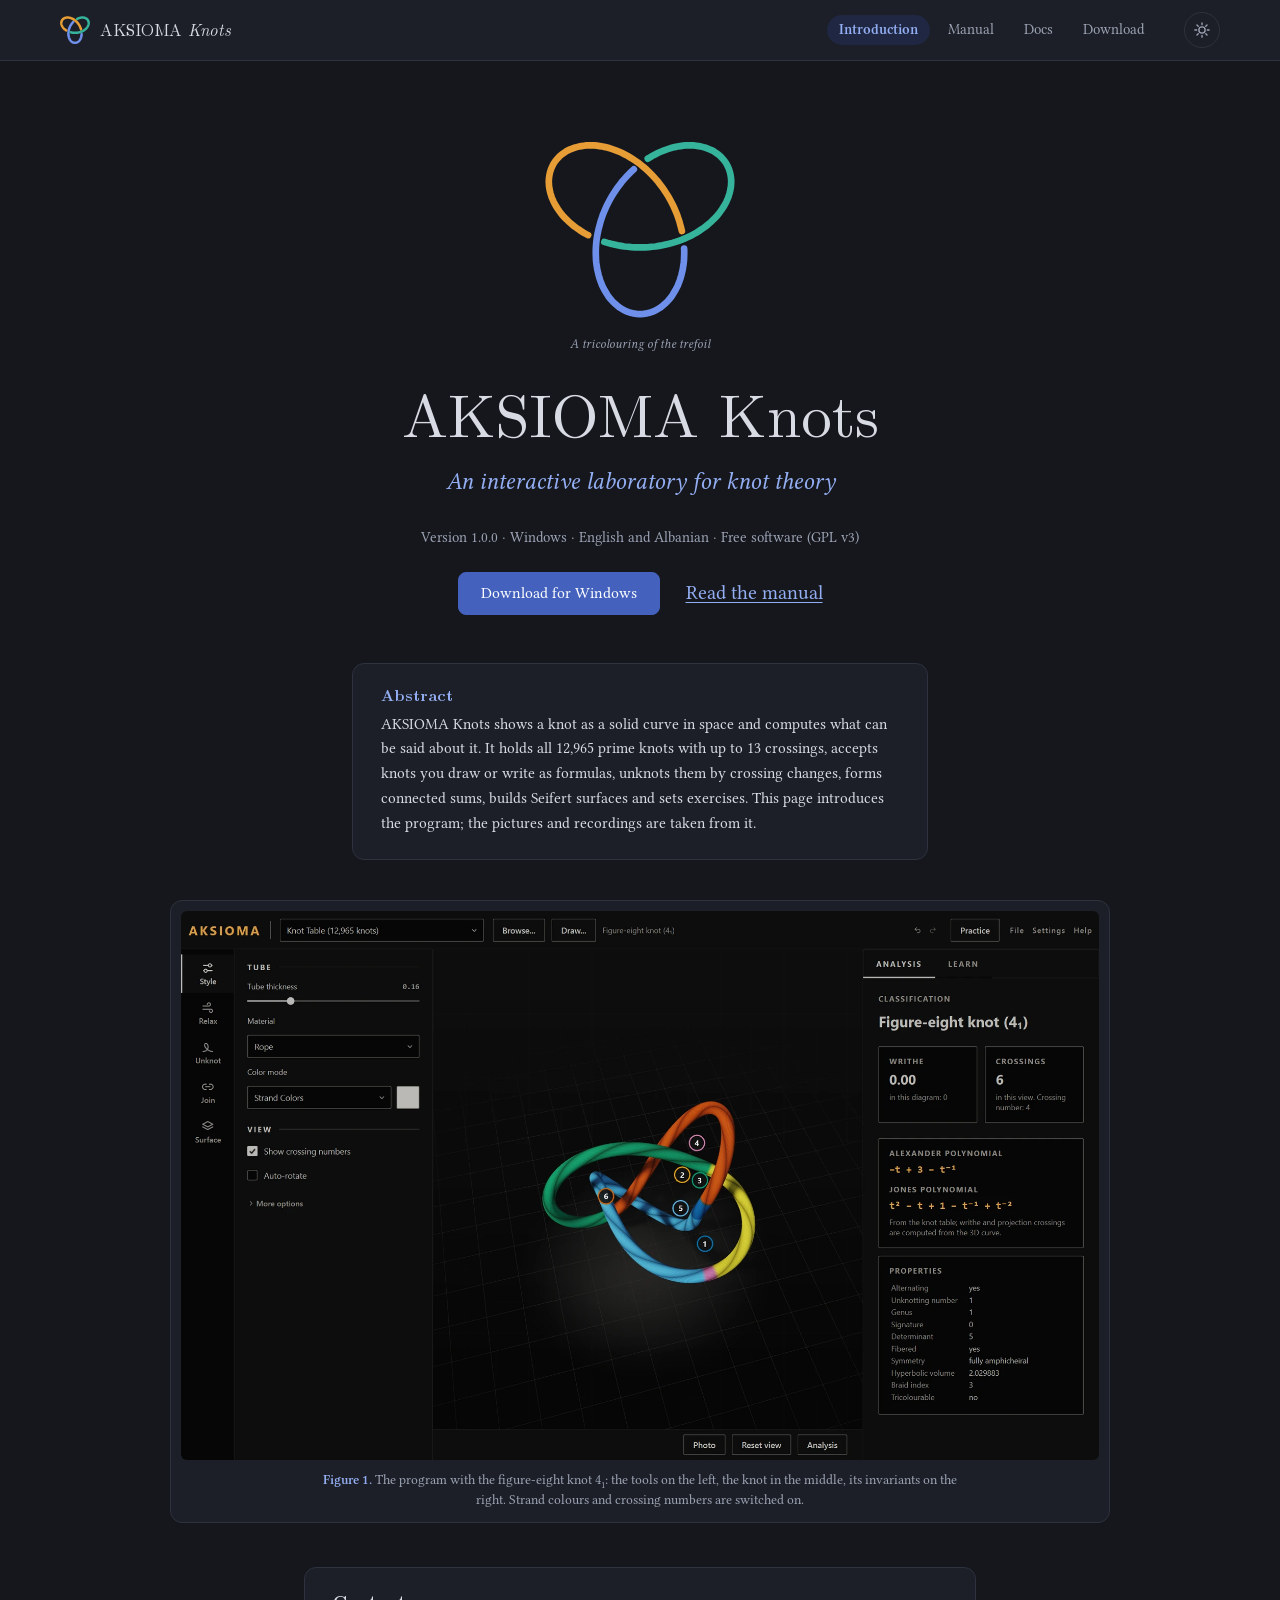
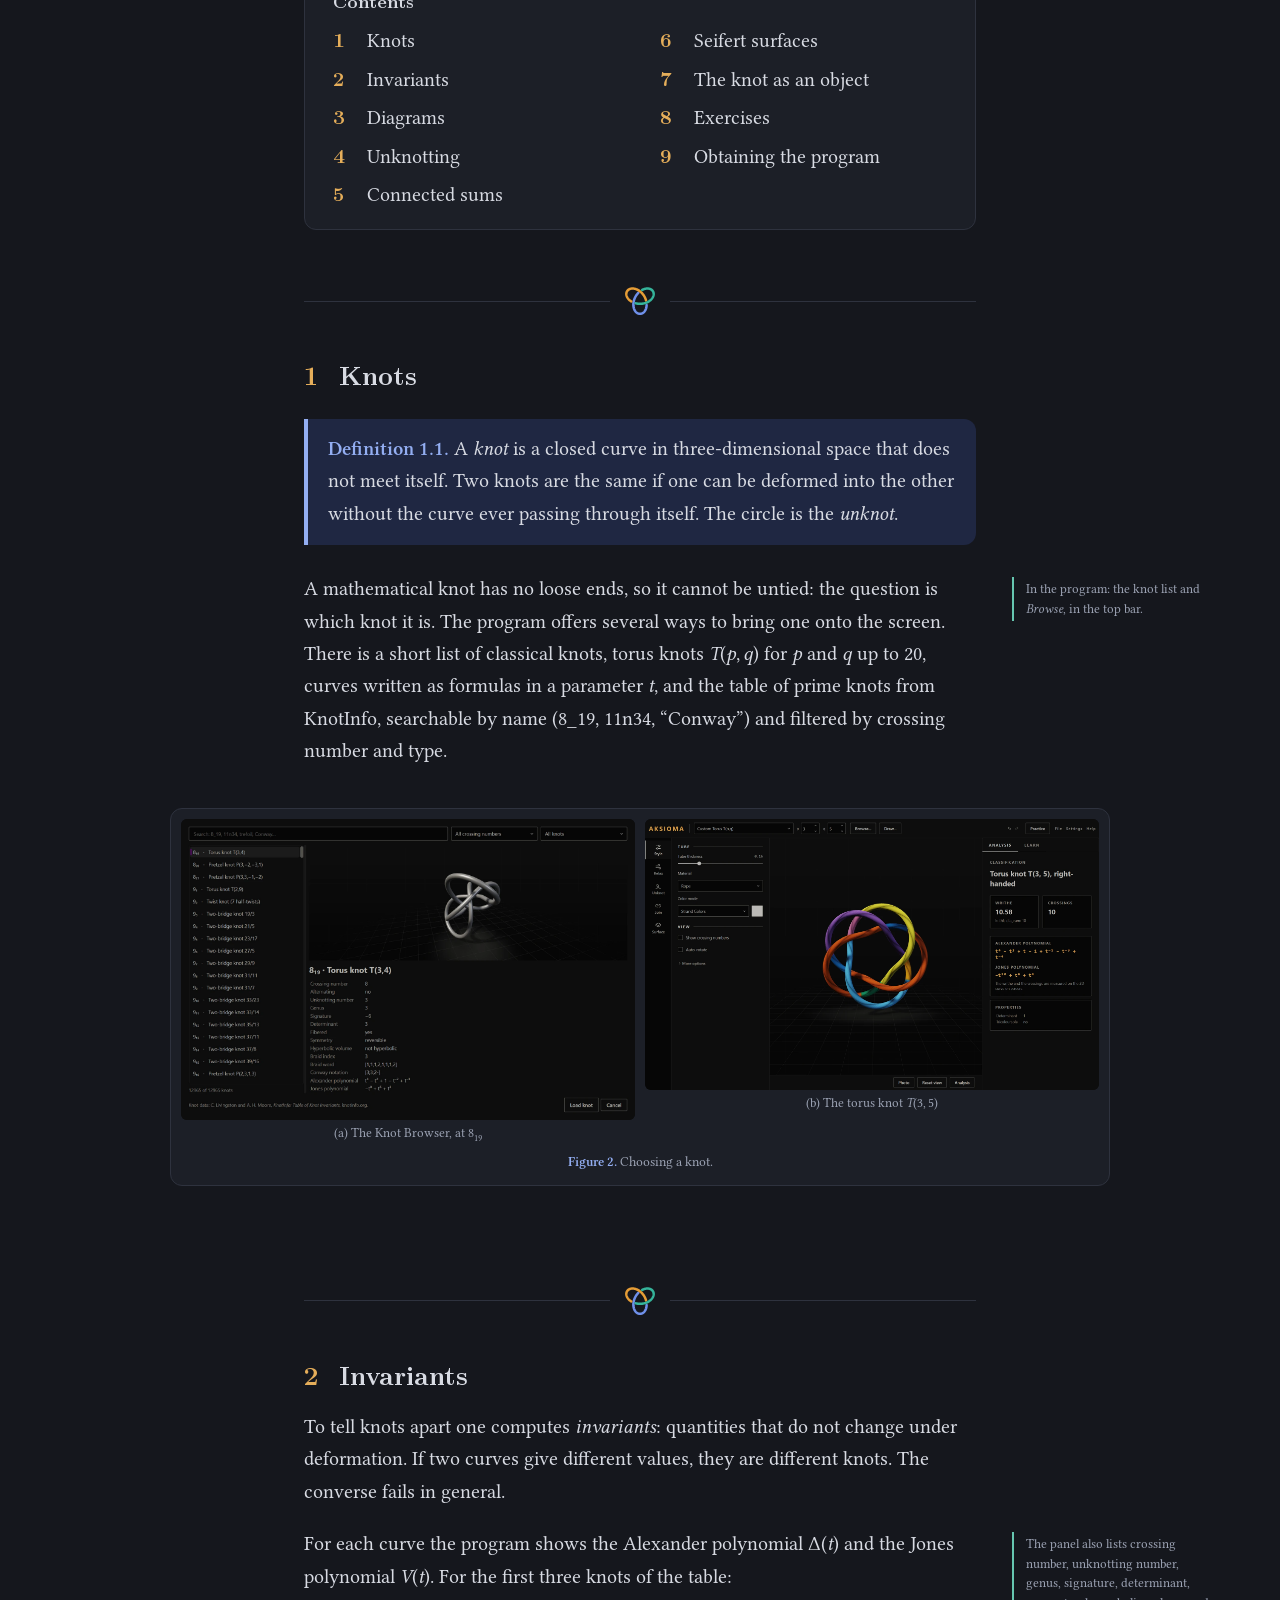
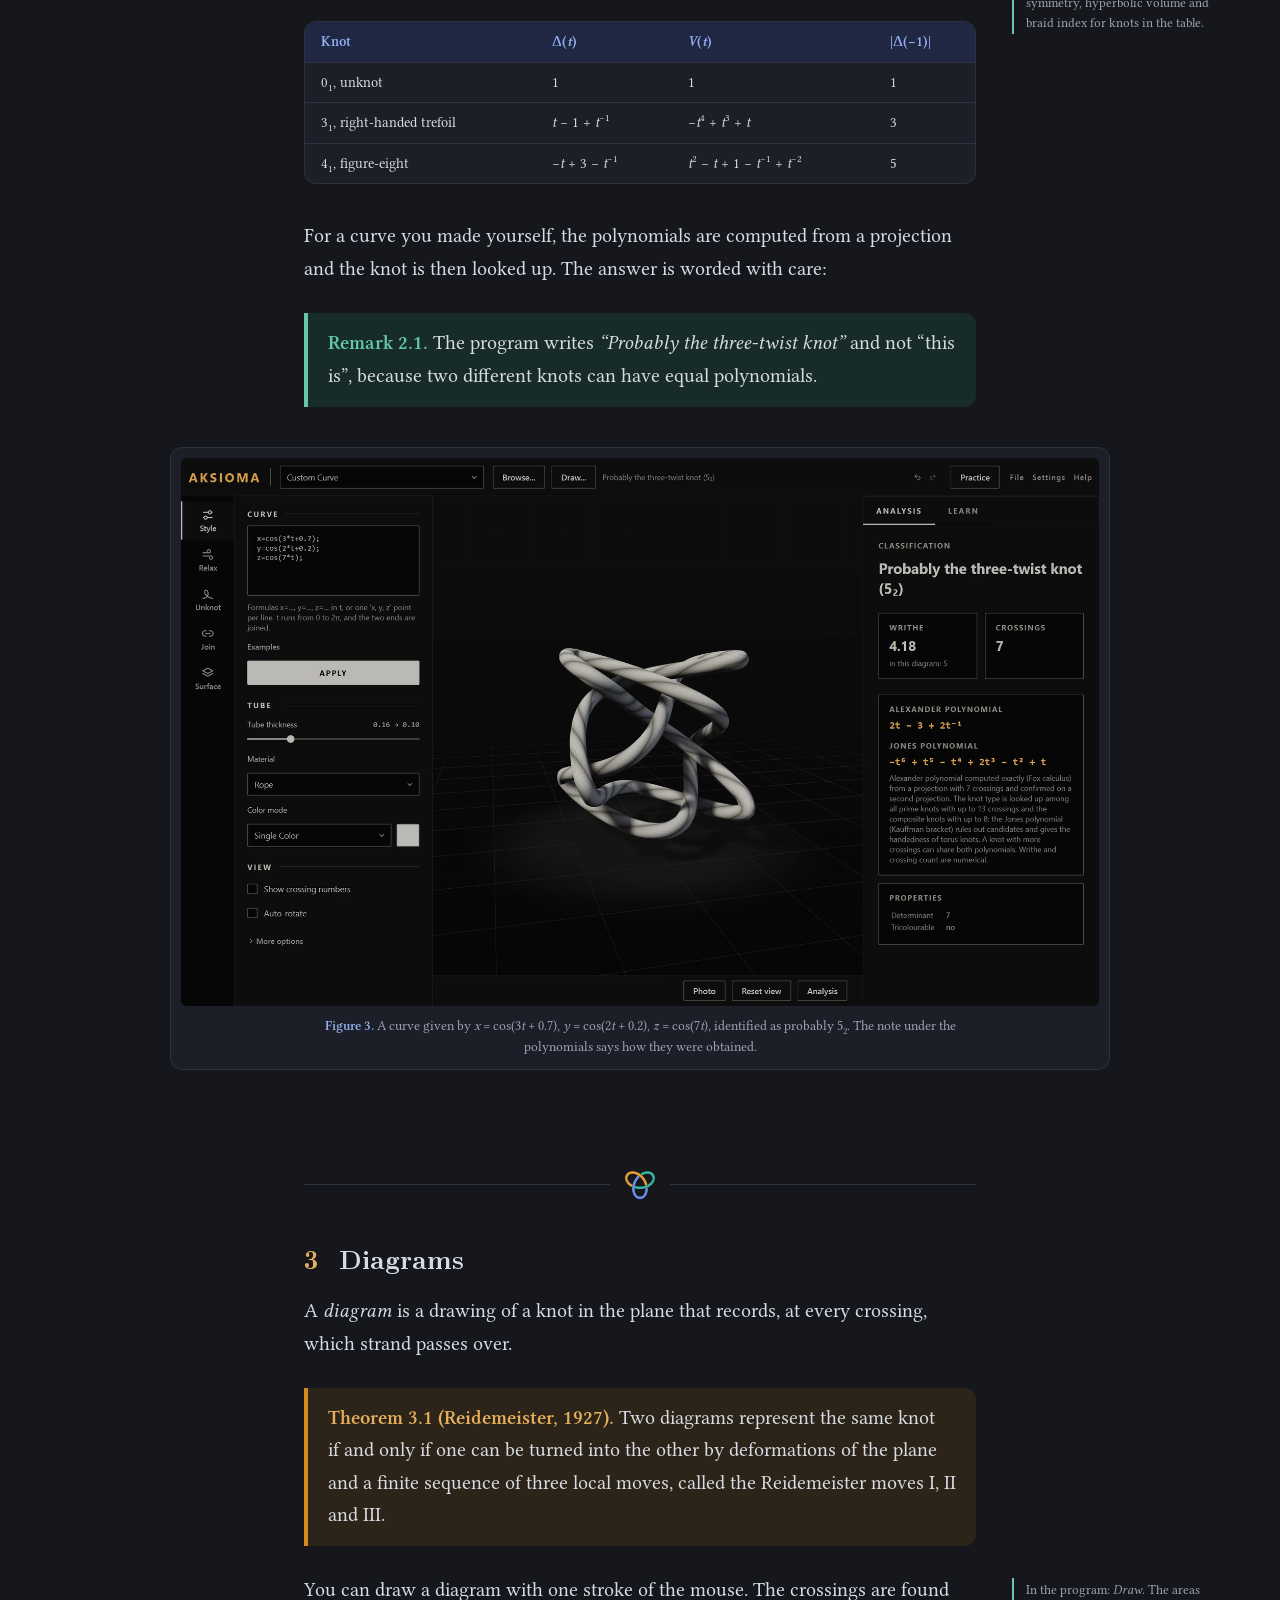
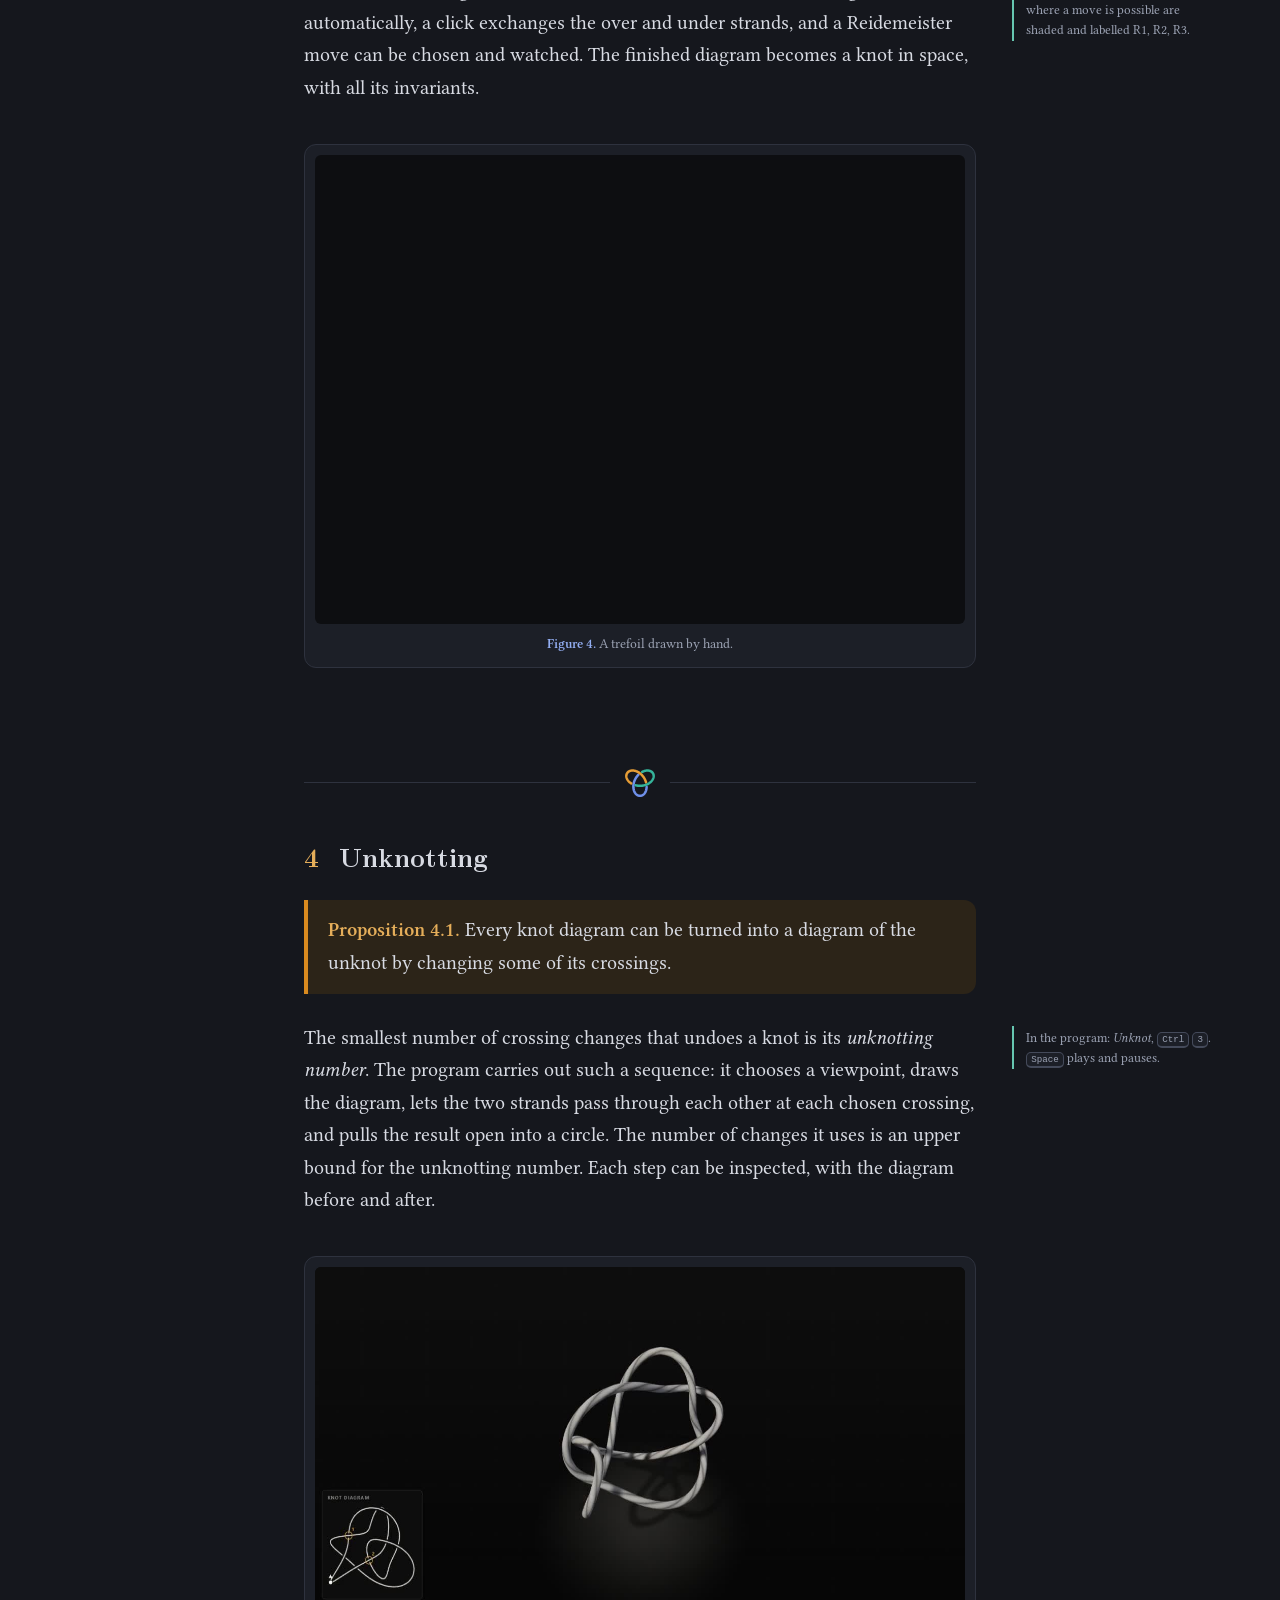
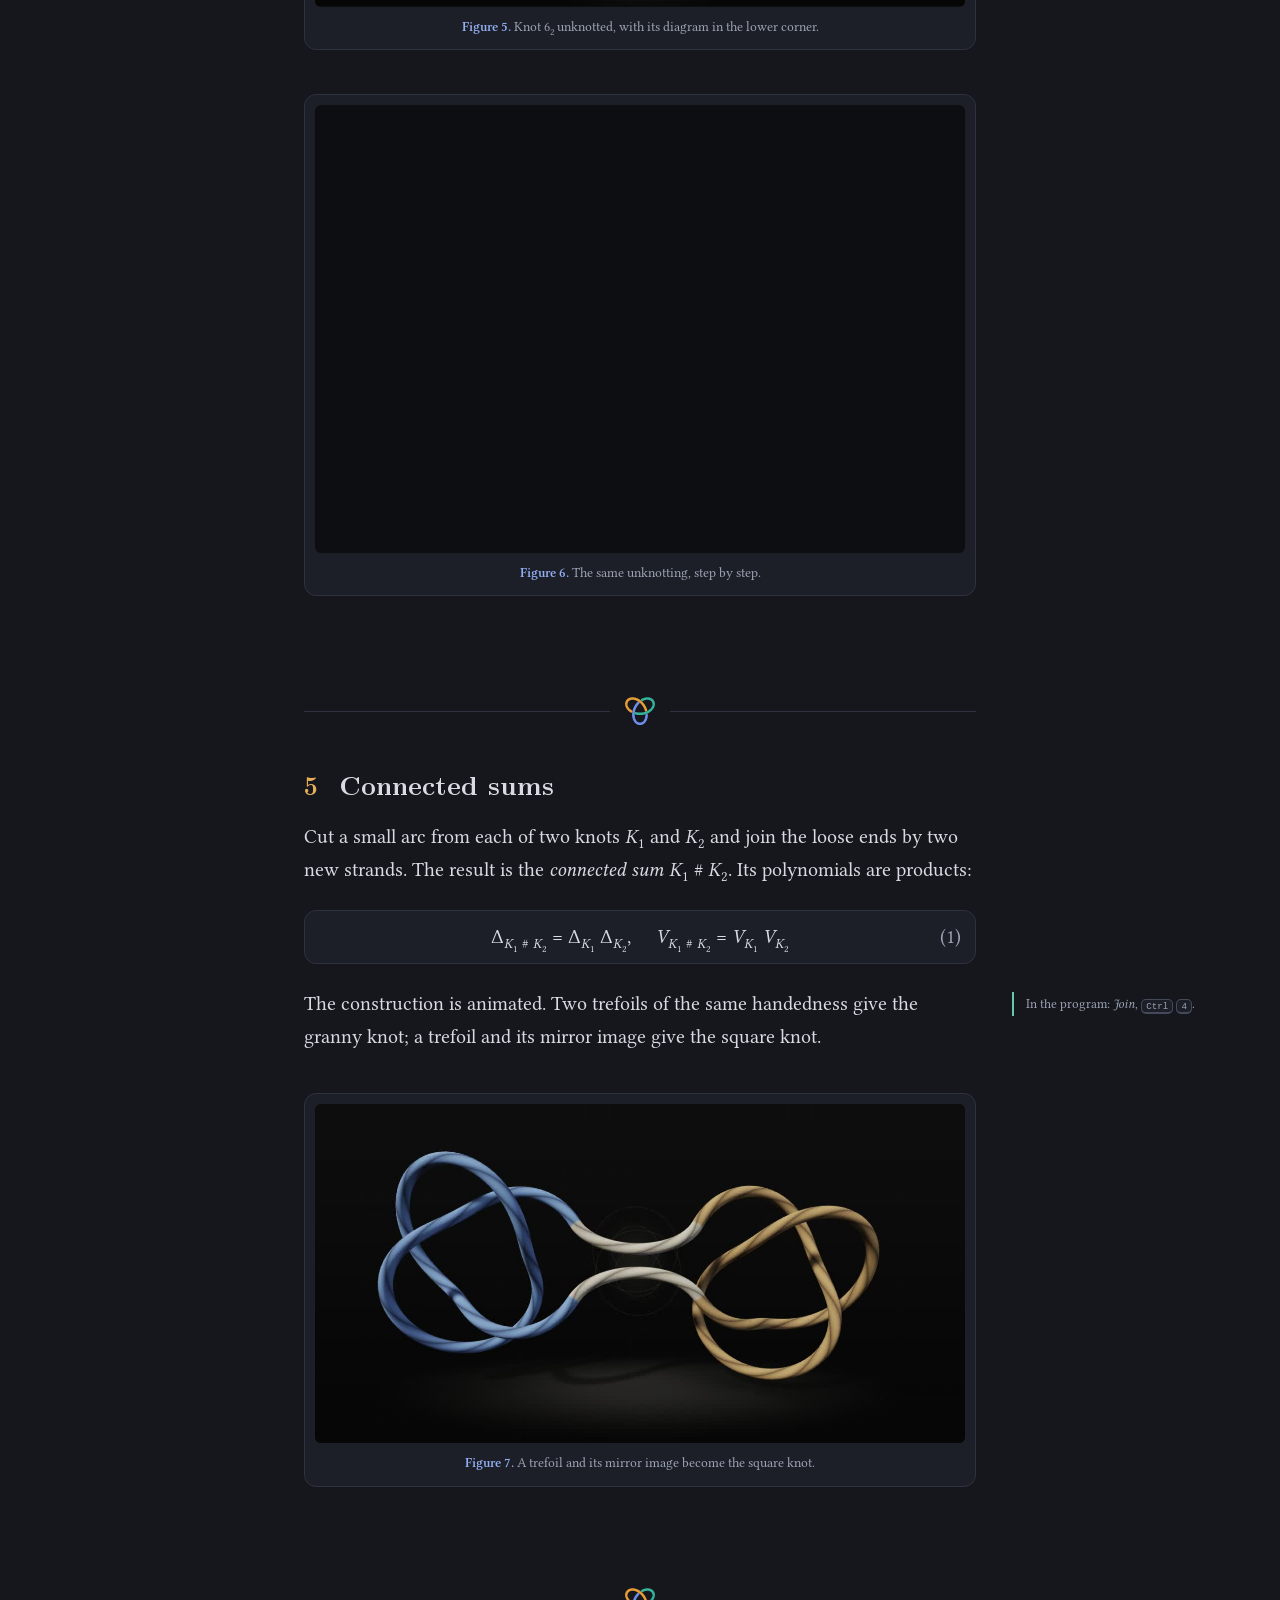
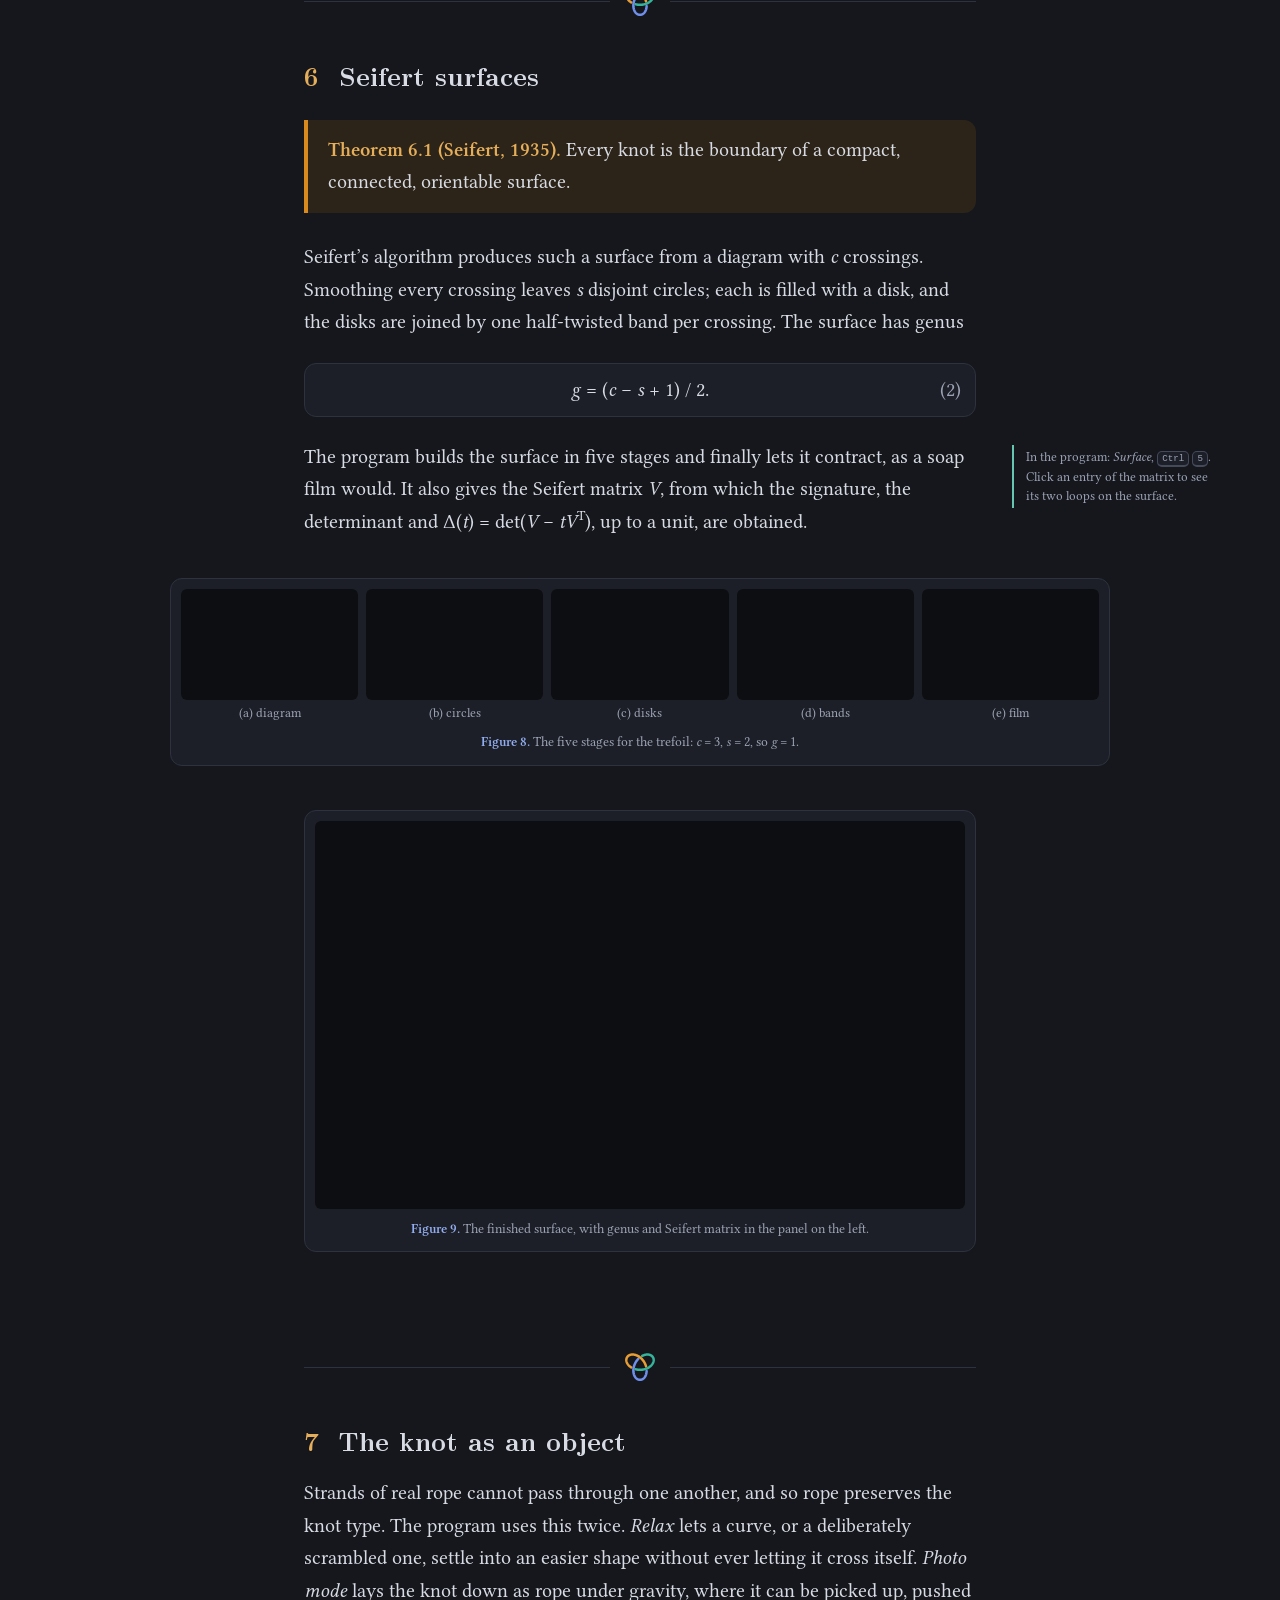
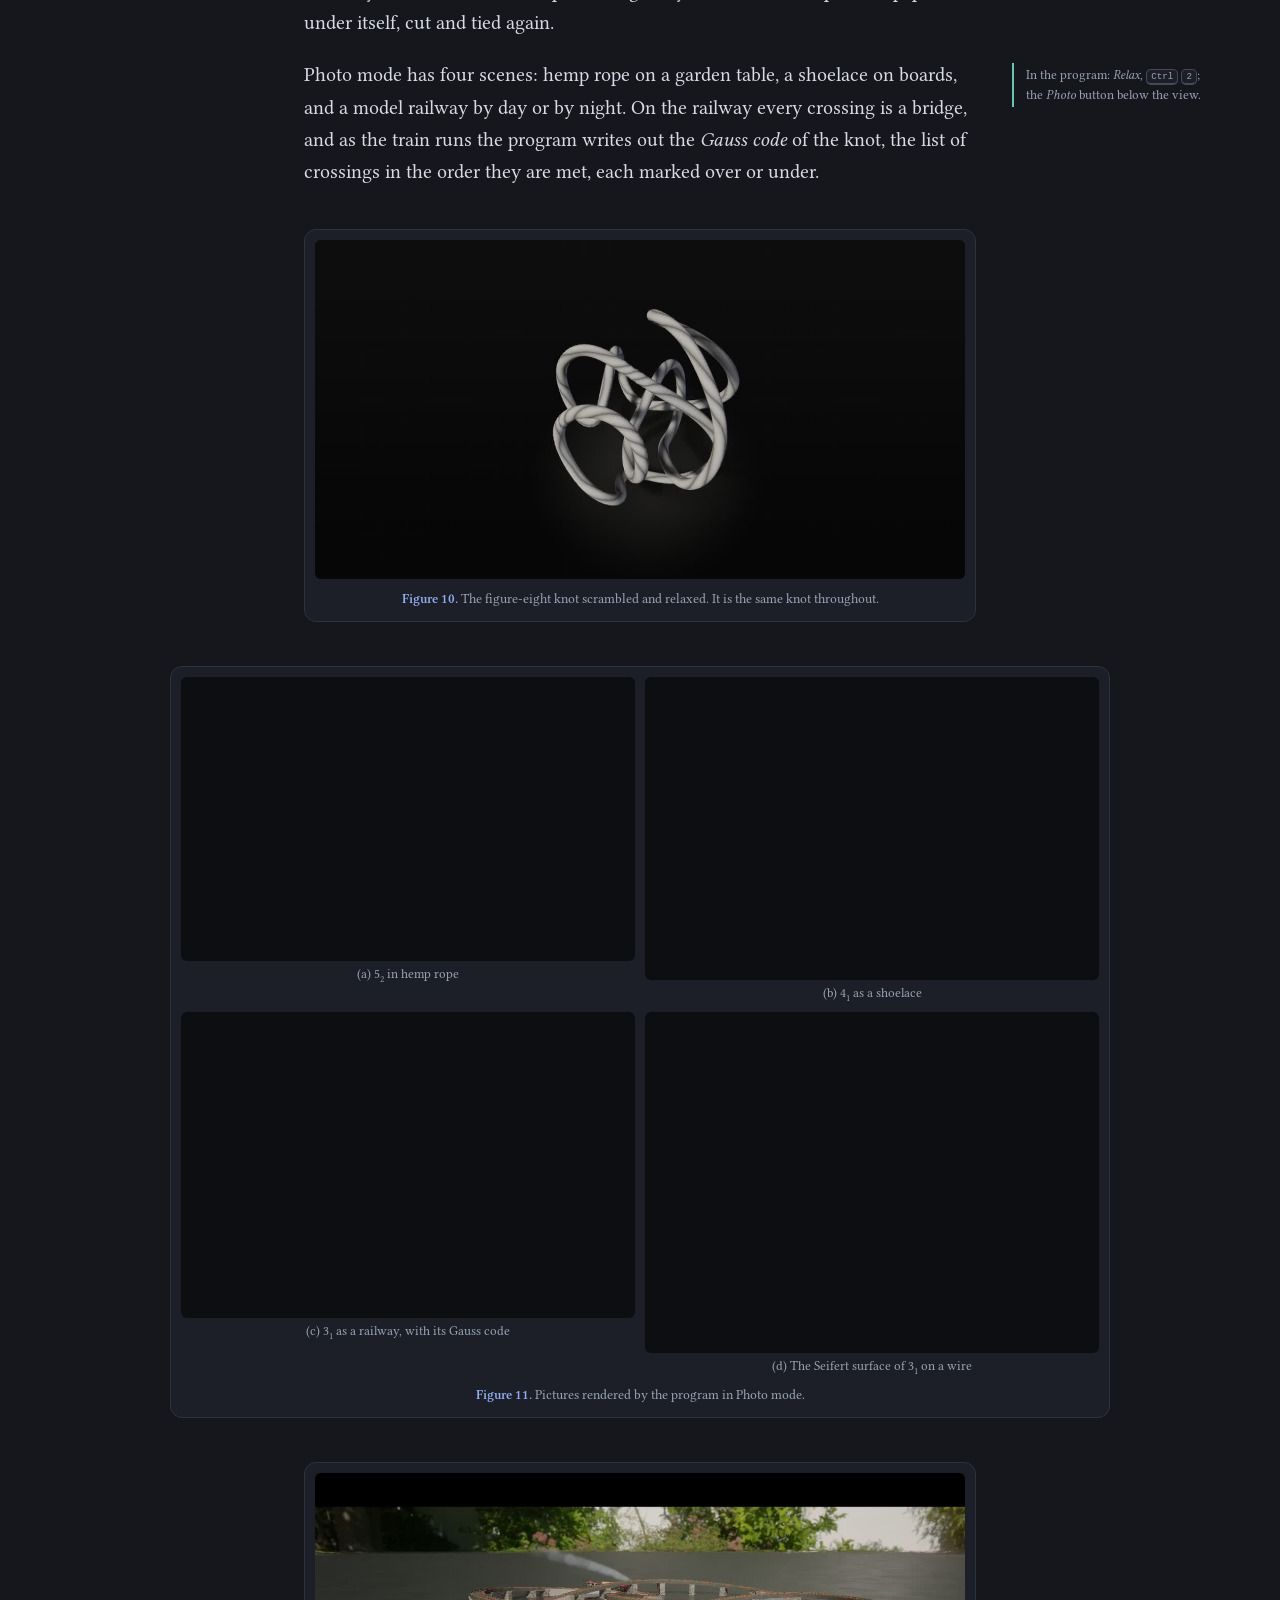
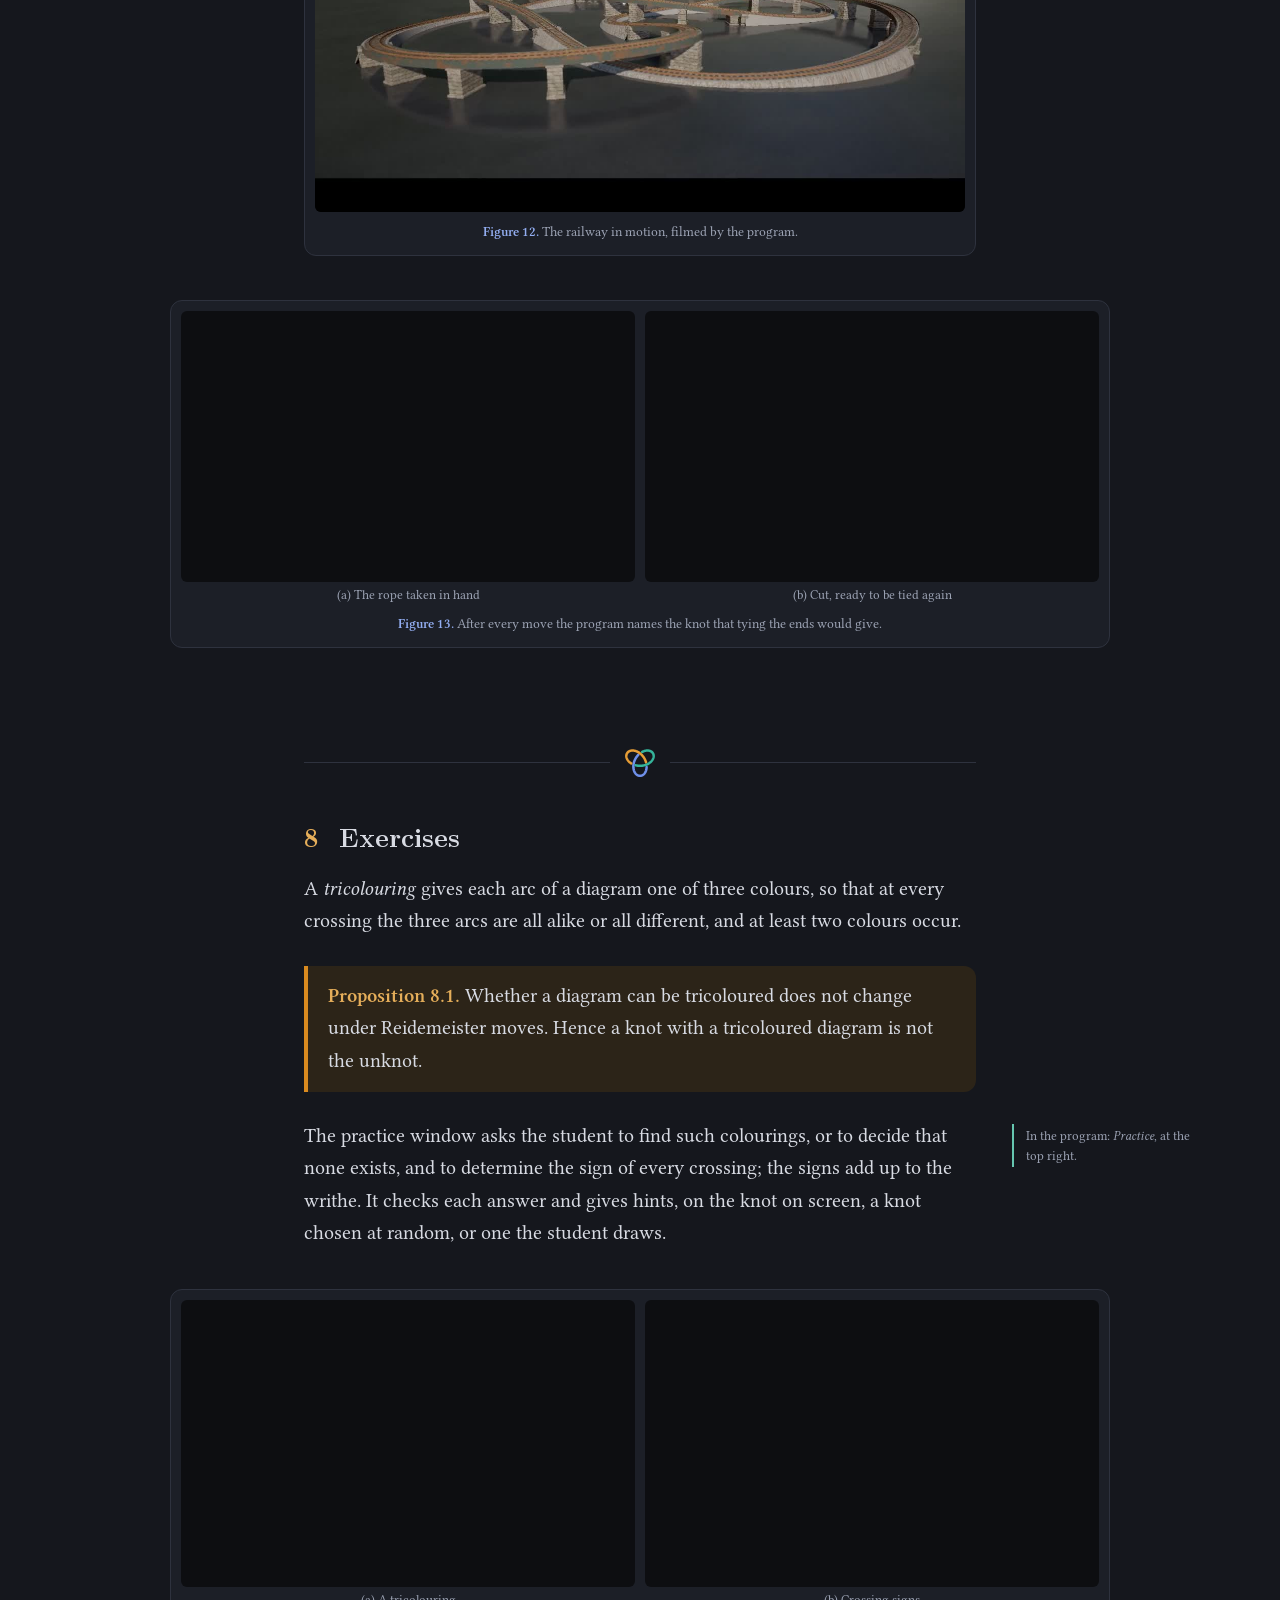
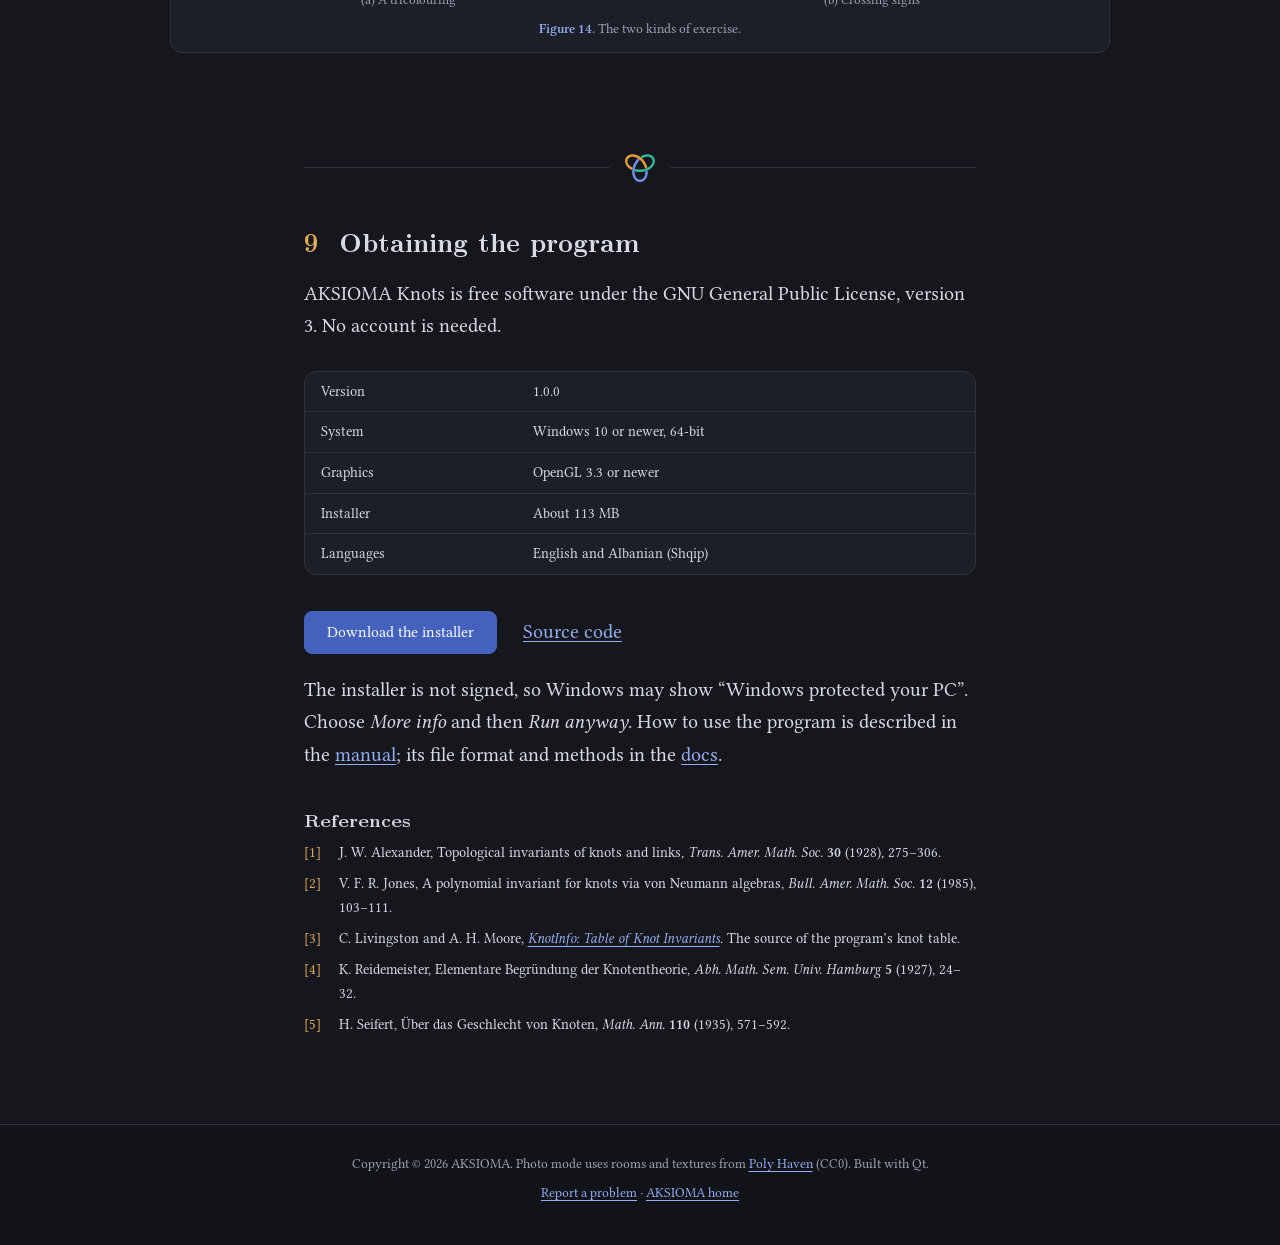
<file: knots/index.html>
<!DOCTYPE html>
<html lang="en">
<head>
  <meta charset="UTF-8">
  <meta name="viewport" content="width=device-width, initial-scale=1">
  <title>AKSIOMA Knots</title>
  <meta http-equiv="refresh" content="0; url=knots.html">
  <link rel="canonical" href="knots.html">
</head>
<body>
  <p><a href="knots.html">AKSIOMA Knots</a></p>
</body>
</html>
</file>
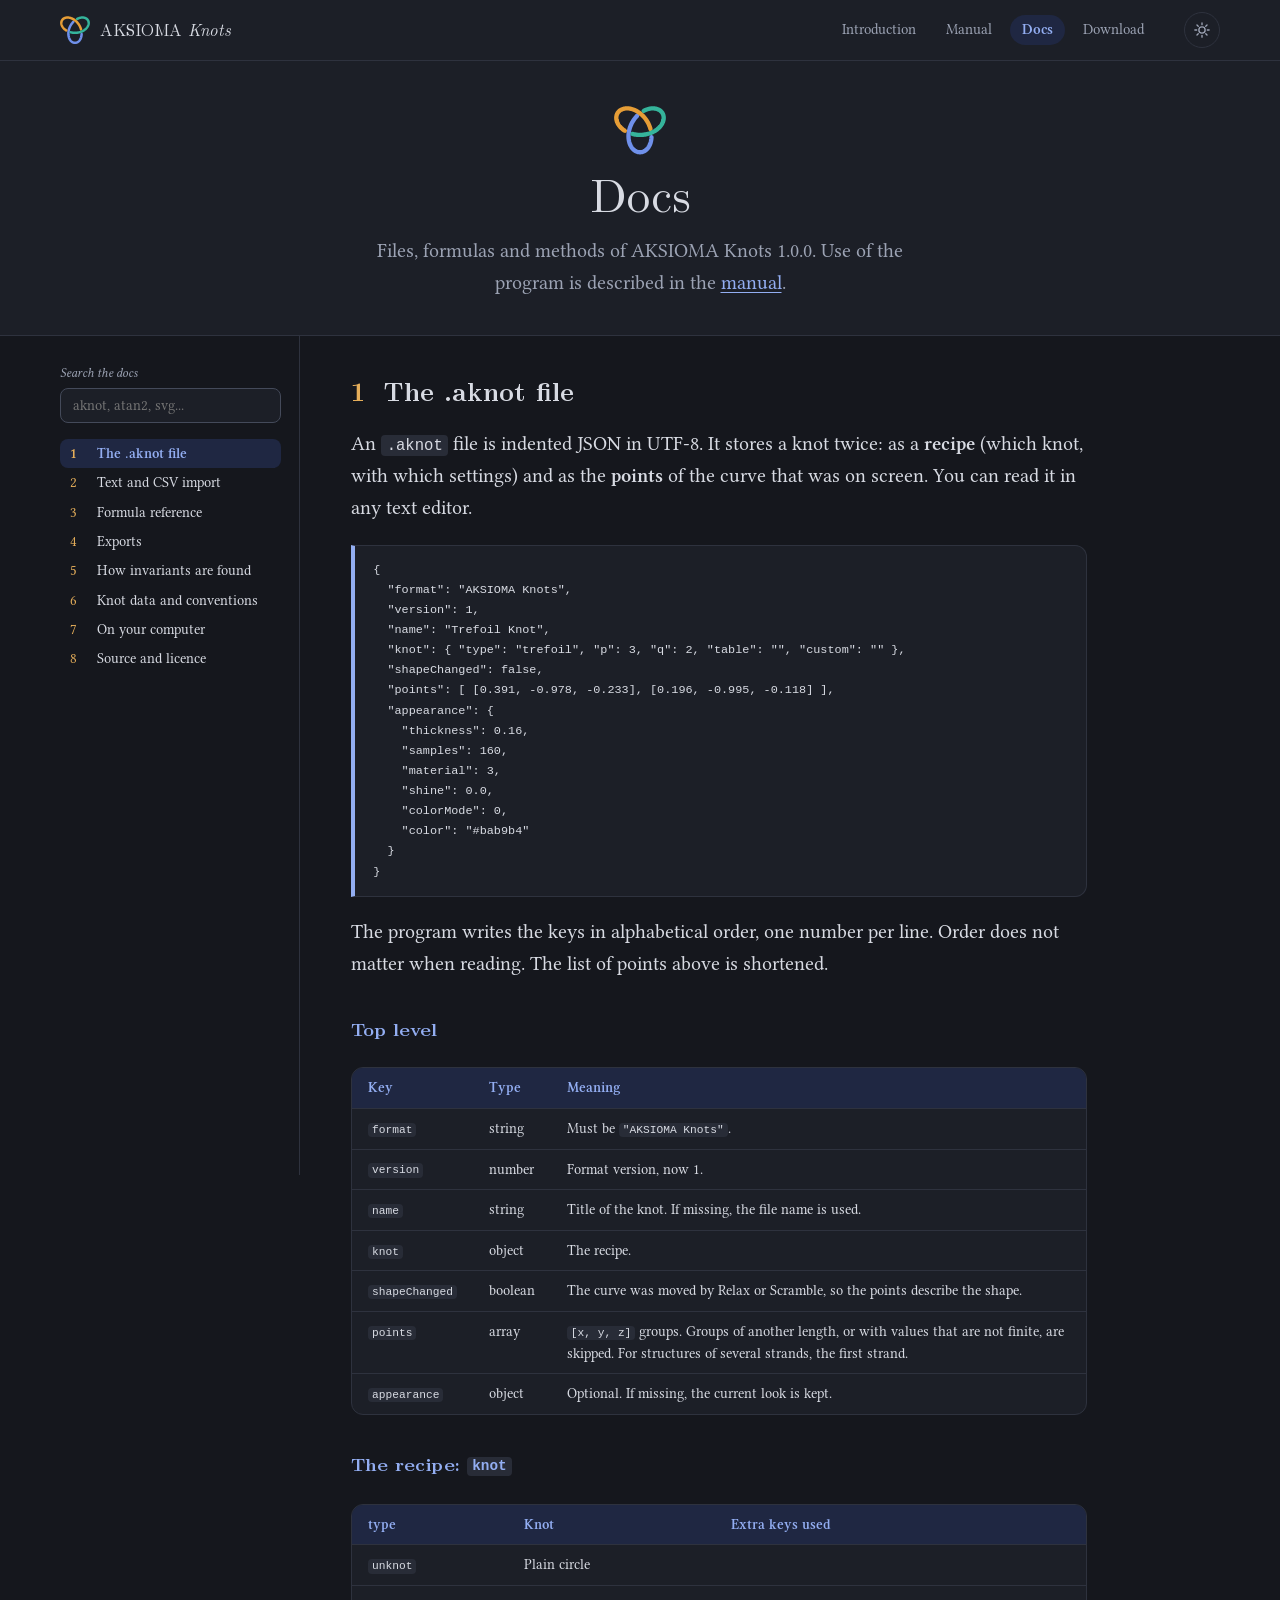
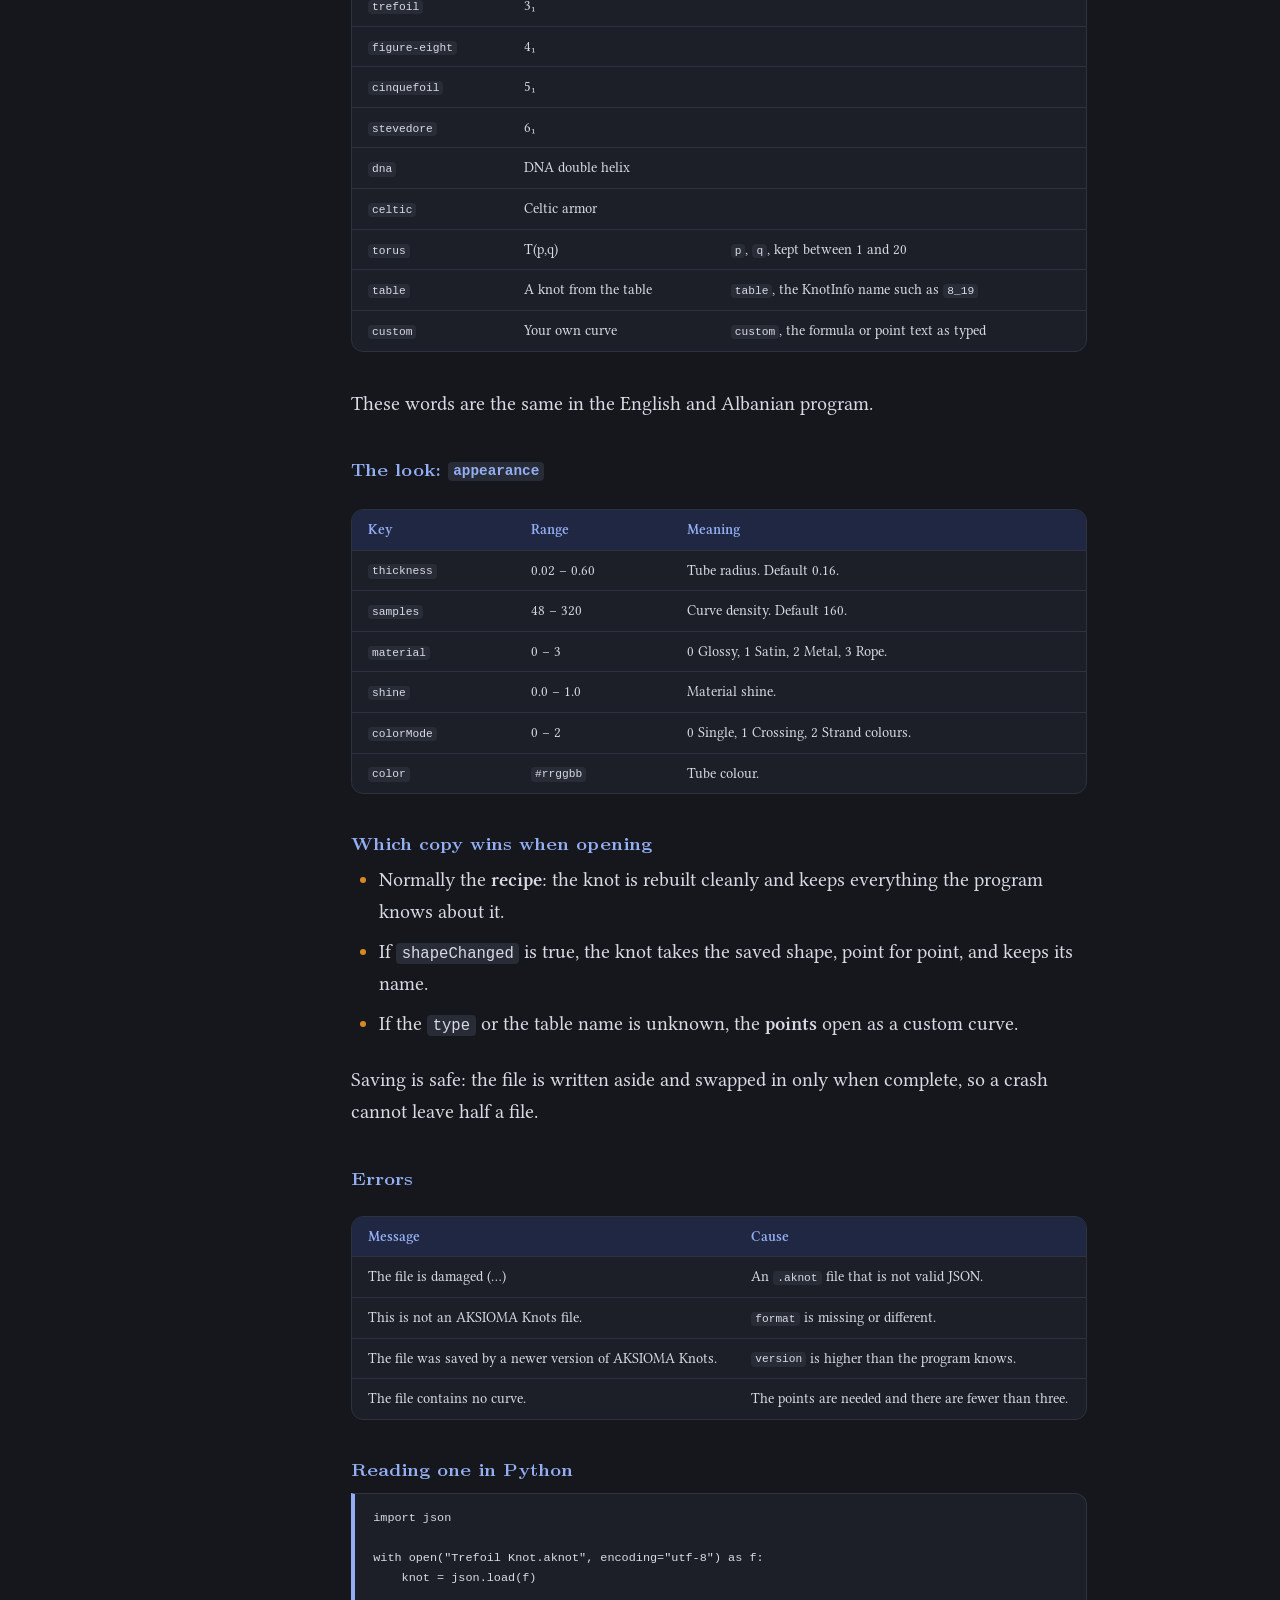
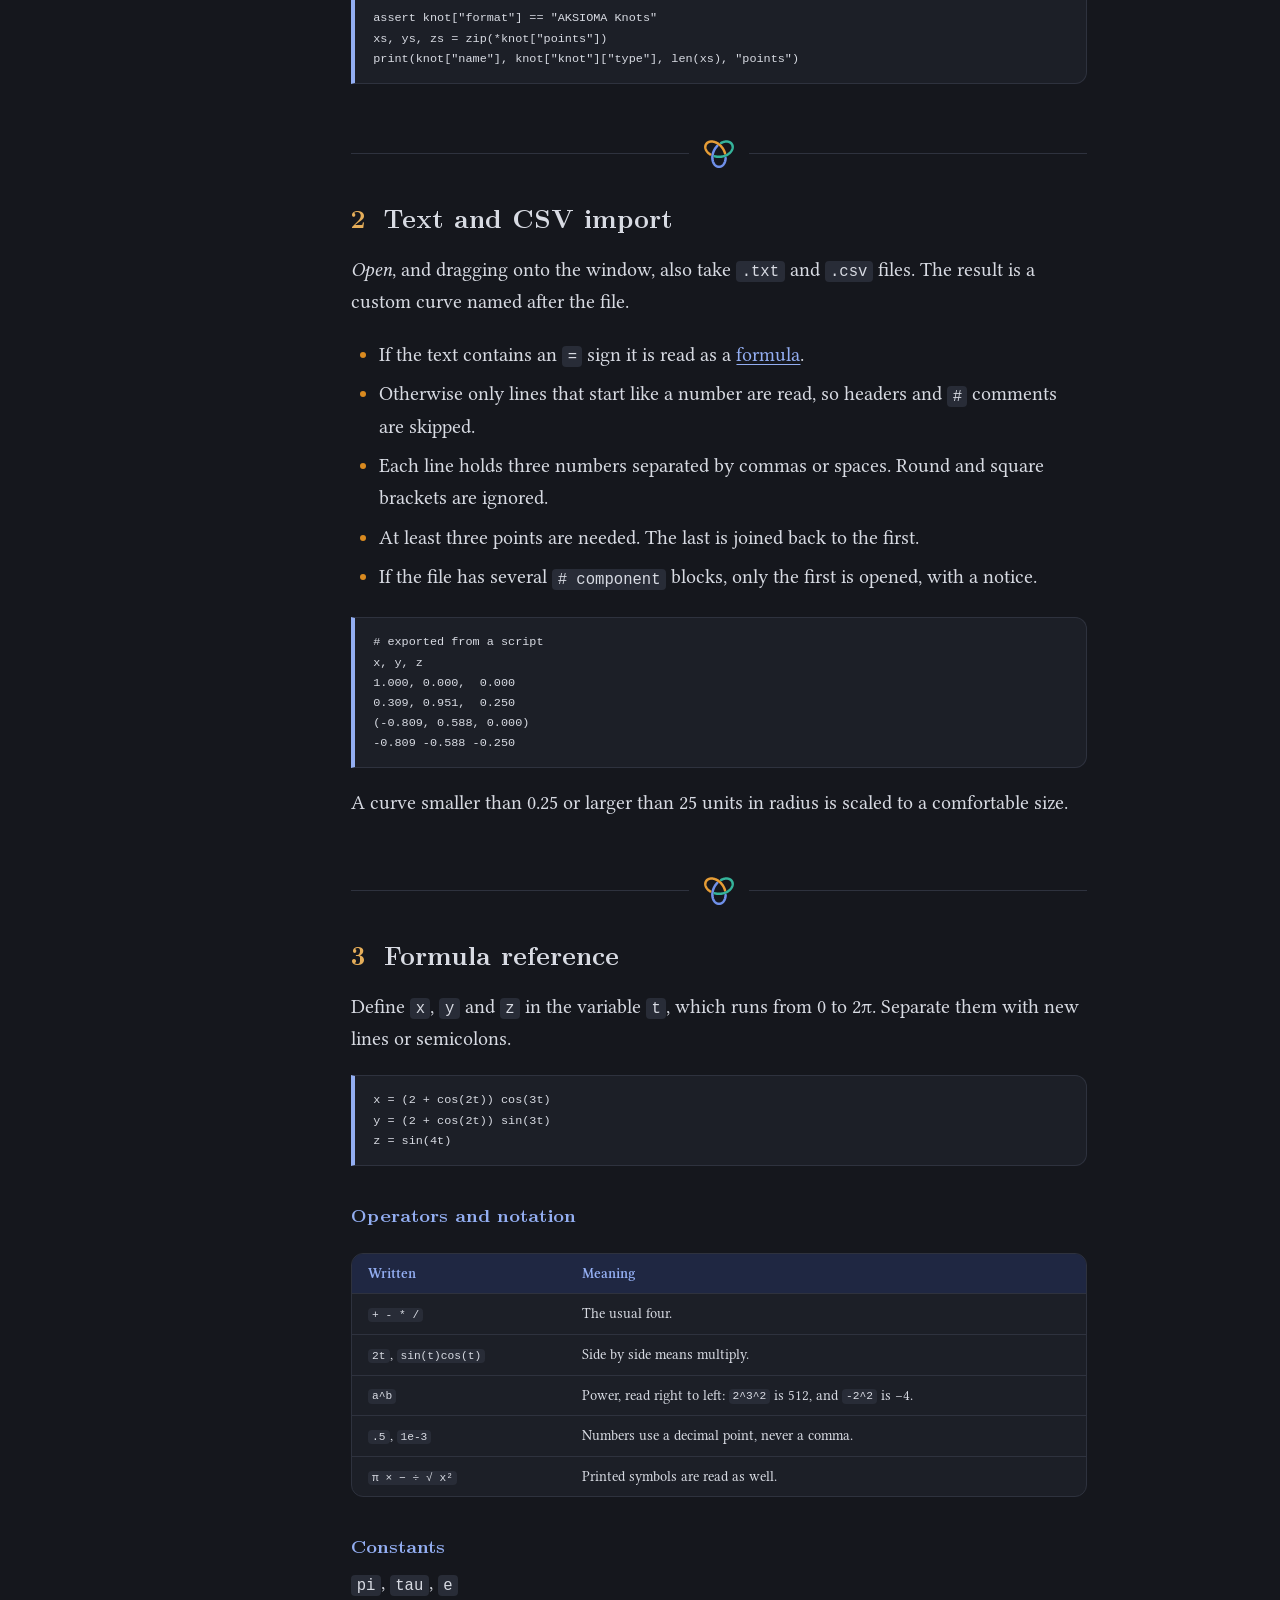
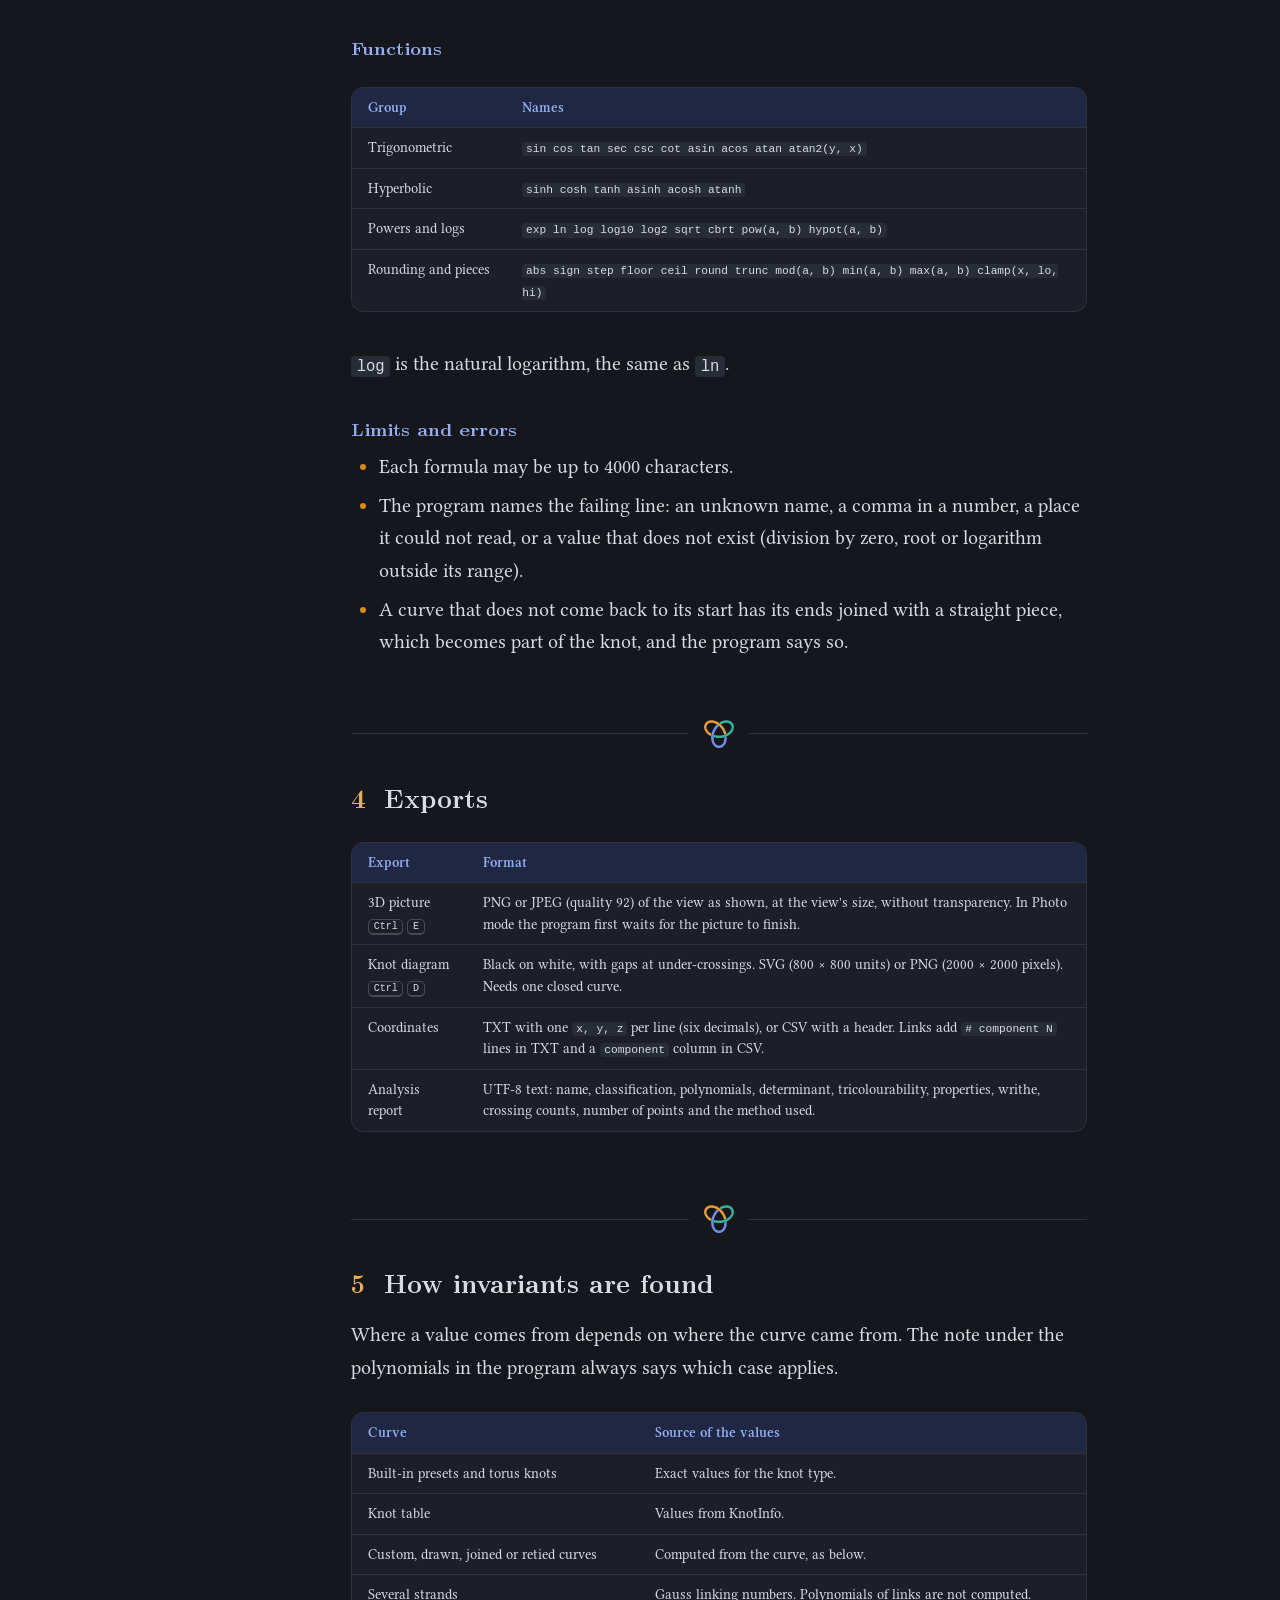
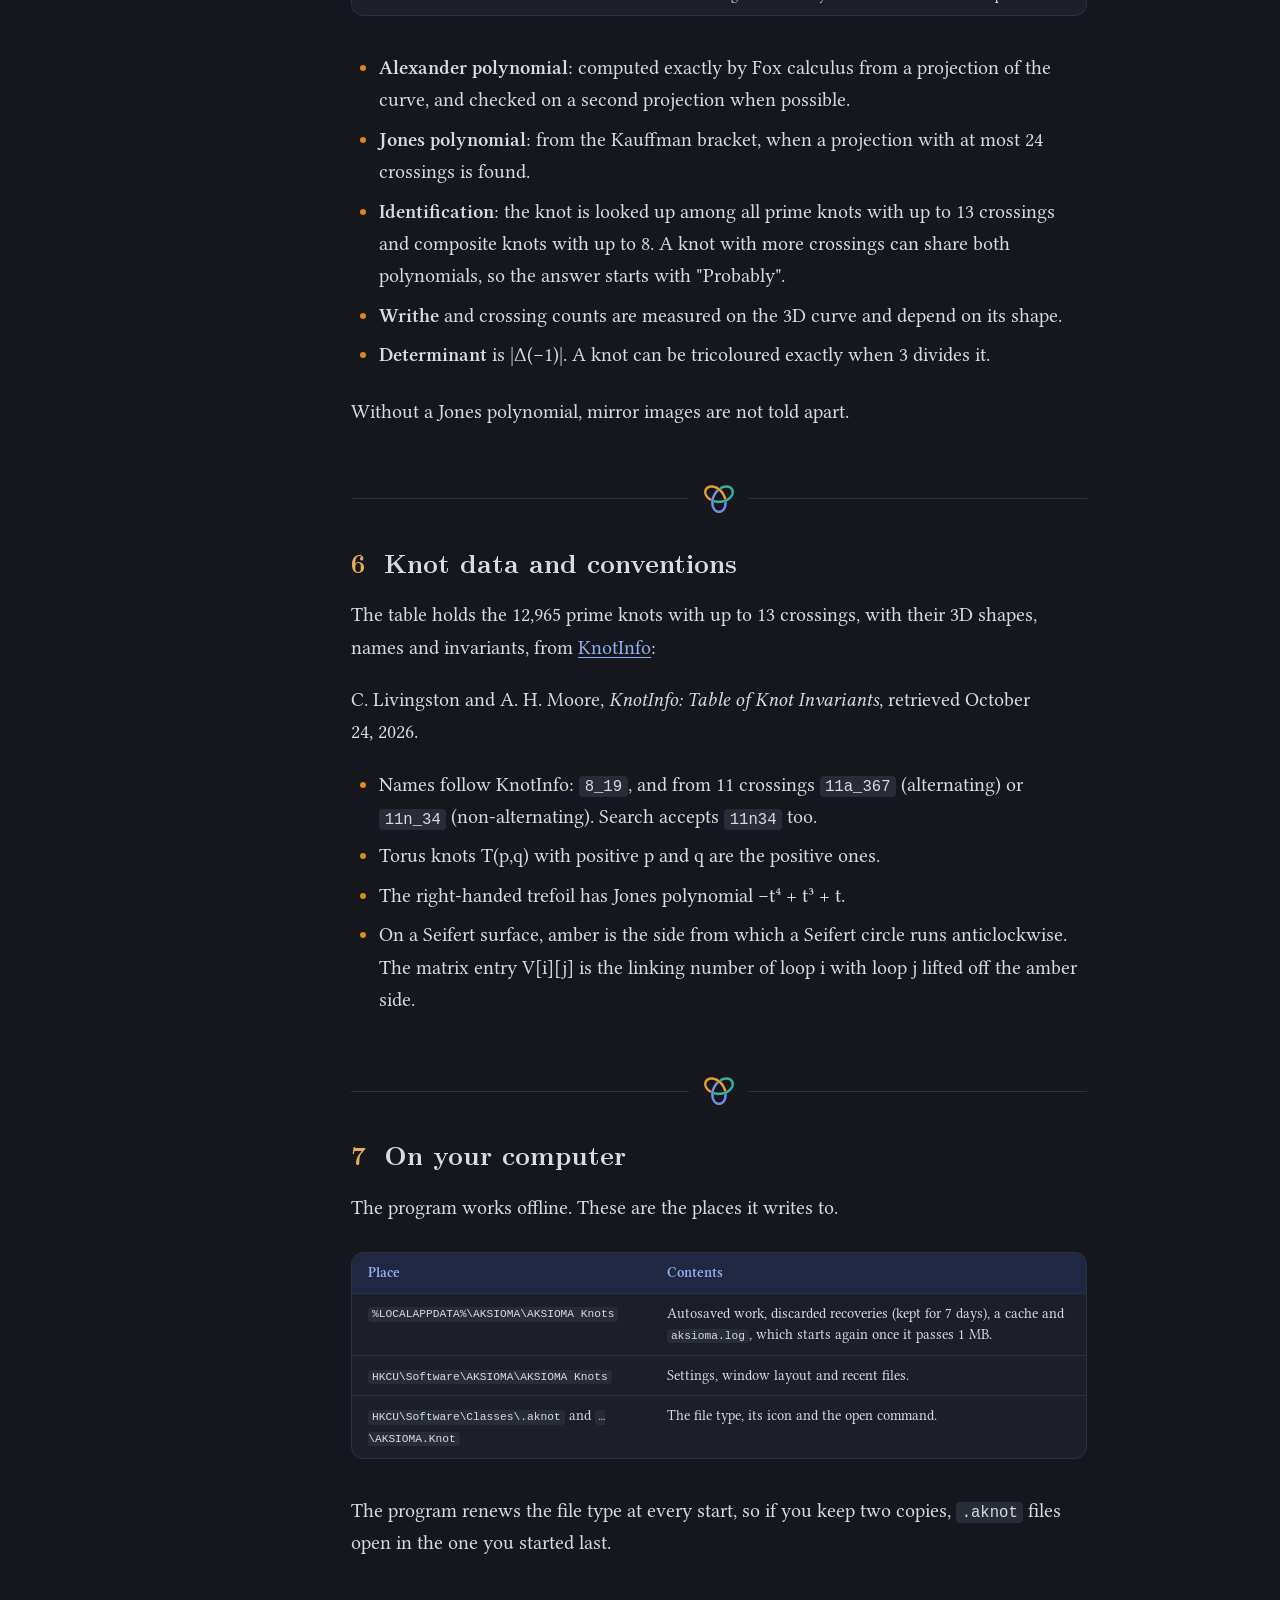
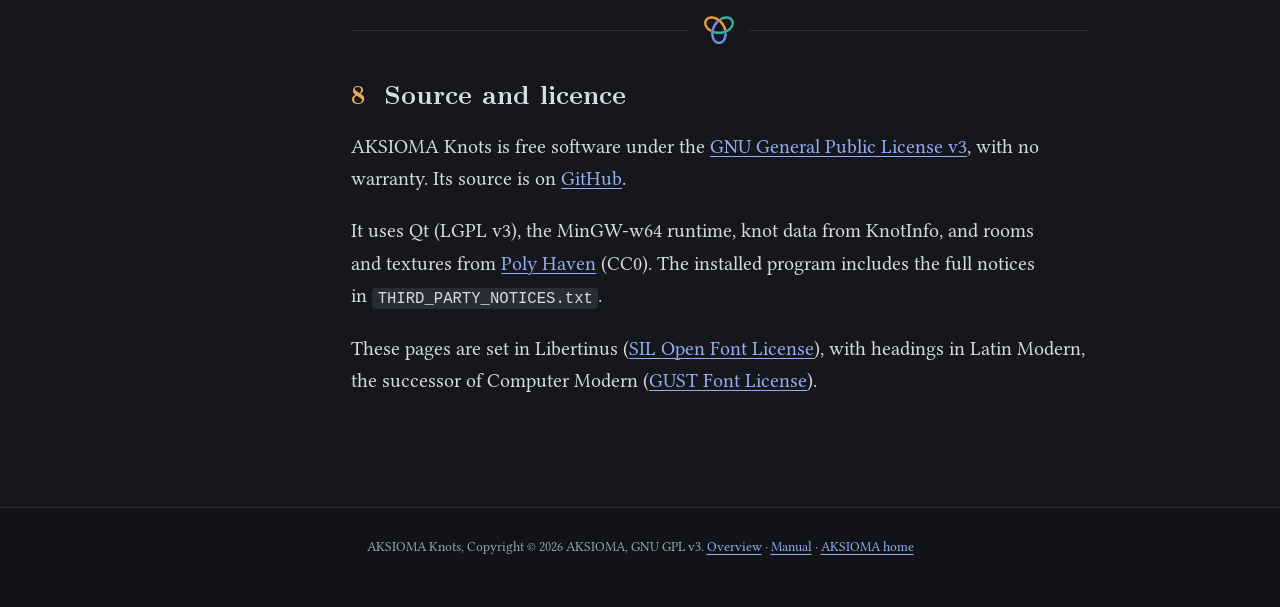
<file: knots/docs.html>
<!DOCTYPE html>
<html lang="en">
<head>
  <meta charset="UTF-8">
  <meta name="viewport" content="width=device-width, initial-scale=1">
  <title>Docs | AKSIOMA Knots</title>
  <meta name="description" content="Reference for AKSIOMA Knots: the .aknot file format, text import, the formula language, exports, how invariants are computed and where data is kept.">
  <meta name="theme-color" content="#1c1f27">
  <script>
    // before anything is painted: dark unless the reader chose light
    try {
      if (localStorage.getItem('knots-theme') === 'light') document.documentElement.setAttribute('data-theme', 'light');
    } catch (e) { /* storage may be closed: stay dark */ }
  </script>
  <link rel="icon" href="assets/img/app-icon.png" type="image/png">
  <link rel="stylesheet" href="assets/css/knots.css">
</head>
<body>
  <a class="skip" href="#main">Skip to content</a>

  <header class="top">
    <div class="top-in">
      <a class="brand" href="knots.html"><svg class="mark" viewBox="10 12 180 172" aria-hidden="true" fill="none" stroke-width="15" stroke-linecap="round"><path stroke="#3557b7" d="M90.0 48.9L87.9 51.2L85.8 53.5L83.8 55.8L81.9 58.3L80.0 60.8L78.2 63.4L76.5 66.0L74.8 68.6L73.2 71.4L71.8 74.1L70.3 76.9L69.0 79.8L67.8 82.6L66.6 85.5L65.6 88.5L64.6 91.4L63.8 94.4L63.0 97.3L62.3 100.3L61.7 103.3L61.2 106.2L60.8 109.2L60.5 112.1L60.3 115.0L60.2 117.9L60.2 120.8L60.3 123.6L60.4 126.4L60.7 129.2L61.1 131.9L61.5 134.6L62.1 137.2L62.7 139.7L63.4 142.2L64.2 144.6L65.1 147.0L66.0 149.3L67.1 151.5L68.2 153.6L69.4 155.6L70.6 157.6L71.9 159.5L73.3 161.2L74.7 162.9L76.2 164.5L77.8 165.9L79.4 167.3L81.0 168.6L82.7 169.7L84.4 170.8L86.2 171.7L87.9 172.5L89.7 173.2L91.6 173.8L93.4 174.3L95.3 174.6L97.2 174.9L99.1 175.0L100.9 175.0L102.8 174.9L104.7 174.6L106.6 174.3L108.4 173.8L110.3 173.2L112.1 172.5L113.8 171.7L115.6 170.8L117.3 169.7L119.0 168.6L120.6 167.3L122.2 165.9L123.8 164.5L125.3 162.9L126.7 161.2L128.1 159.5L129.4 157.6L130.6 155.6L131.8 153.6L132.9 151.5L134.0 149.3L134.9 147.0L135.8 144.6L136.6 142.2L137.3 139.7L137.9 137.2L138.5 134.6L138.9 131.9L139.3 129.2L139.6 126.4L139.7 123.6L139.8 122.7"/><path stroke="#d98a1f" d="M136.2 94.4L135.4 91.4L134.4 88.5L133.4 85.5L132.2 82.6L131.0 79.8L129.7 76.9L128.2 74.1L126.8 71.4L125.2 68.6L123.5 66.0L121.8 63.4L120.0 60.8L118.1 58.3L116.2 55.8L114.2 53.5L112.1 51.2L110.0 48.9L107.8 46.8L105.6 44.7L103.3 42.7L101.0 40.8L98.7 39.0L96.3 37.3L93.8 35.6L91.4 34.1L88.9 32.6L86.4 31.3L83.9 30.0L81.4 28.9L78.8 27.8L76.3 26.9L73.8 26.1L71.3 25.3L68.7 24.7L66.2 24.2L63.8 23.8L61.3 23.4L58.9 23.2L56.5 23.1L54.1 23.1L51.8 23.2L49.6 23.5L47.3 23.8L45.2 24.2L43.1 24.7L41.0 25.3L39.0 26.0L37.1 26.8L35.3 27.6L33.5 28.6L31.8 29.7L30.2 30.8L28.7 32.0L27.3 33.3L26.0 34.7L24.7 36.1L23.6 37.6L22.5 39.2L21.6 40.8L20.8 42.5L20.0 44.3L19.4 46.1L18.9 47.9L18.5 49.8L18.2 51.7L18.0 53.6L17.9 55.6L18.0 57.6L18.1 59.7L18.4 61.7L18.8 63.8L19.3 65.9L19.9 67.9L20.6 70.0L21.5 72.1L22.4 74.2L23.5 76.2L24.7 78.3L26.0 80.3L27.4 82.3L28.8 84.2L30.4 86.2L32.2 88.1L34.0 89.9L35.8 91.8L37.8 93.5L39.9 95.3L42.1 96.9L44.3 98.5L46.7 100.1L47.5 100.6"/><path stroke="#1f8a78" d="M73.8 111.7L76.8 112.4L79.8 113.1L82.9 113.6L85.9 114.1L89.0 114.4L92.2 114.7L95.3 114.9L98.4 115.0L101.6 115.0L104.7 114.9L107.8 114.7L111.0 114.4L114.1 114.1L117.1 113.6L120.2 113.1L123.2 112.4L126.2 111.7L129.2 110.9L132.1 110.0L135.0 109.0L137.8 108.0L140.5 106.9L143.2 105.6L145.8 104.4L148.4 103.0L150.9 101.6L153.3 100.1L155.7 98.5L157.9 96.9L160.1 95.3L162.2 93.5L164.2 91.8L166.0 89.9L167.8 88.1L169.6 86.2L171.2 84.2L172.6 82.3L174.0 80.3L175.3 78.3L176.5 76.2L177.6 74.2L178.5 72.1L179.4 70.0L180.1 67.9L180.7 65.9L181.2 63.8L181.6 61.7L181.9 59.7L182.0 57.6L182.1 55.6L182.0 53.6L181.8 51.7L181.5 49.8L181.1 47.9L180.6 46.1L180.0 44.3L179.2 42.5L178.4 40.8L177.5 39.2L176.4 37.6L175.3 36.1L174.0 34.7L172.7 33.3L171.3 32.0L169.8 30.8L168.2 29.7L166.5 28.6L164.7 27.6L162.9 26.8L161.0 26.0L159.0 25.3L156.9 24.7L154.8 24.2L152.7 23.8L150.4 23.5L148.2 23.2L145.9 23.1L143.5 23.1L141.1 23.2L138.7 23.4L136.2 23.8L133.8 24.2L131.3 24.7L128.7 25.3L126.2 26.1L123.7 26.9L121.2 27.8L118.6 28.9L116.1 30.0L113.6 31.3L112.8 31.7"/></svg><span>AKSIOMA <i>Knots</i></span></a>
      <button class="menu-btn" type="button" aria-expanded="false" aria-controls="nav">Menu</button>
      <nav class="nav" id="nav" aria-label="Main">
        <a href="knots.html">Introduction</a>
        <a href="manual.html">Manual</a>
        <a href="docs.html" aria-current="page">Docs</a>
        <a href="knots.html#obtain">Download</a>
      </nav>
      <button class="theme-btn" type="button" hidden>
        <svg class="sun" viewBox="0 0 24 24" aria-hidden="true" fill="none" stroke="currentColor" stroke-width="1.8" stroke-linecap="round"><circle cx="12" cy="12" r="4.2"/><path d="M12 2.5v2.4M12 19.1v2.4M2.5 12h2.4M19.1 12h2.4M5.3 5.3 7 7M17 17l1.7 1.7M18.7 5.3 17 7M7 17l-1.7 1.7"/></svg>
        <svg class="moon" viewBox="0 0 24 24" aria-hidden="true" fill="none" stroke="currentColor" stroke-width="1.8" stroke-linejoin="round"><path d="M20 14.6A8.2 8.2 0 0 1 9.4 4a8.2 8.2 0 1 0 10.6 10.6Z"/></svg>
      </button>
    </div>
  </header>

  <div class="doc-title">
    <h1>Docs</h1>
    <p>Files, formulas and methods of AKSIOMA Knots 1.0.0. Use of the program is described in the <a href="manual.html">manual</a>.</p>
  </div>

  <div class="doc">
    <aside class="toc" aria-label="Contents">
      <button type="button" class="btn btn-small toc-toggle" aria-expanded="false">Contents</button>
      <div class="toc-body">
        <label for="q">Search the docs</label>
        <input id="q" type="search" placeholder="aknot, atan2, svg..." autocomplete="off">
        <p class="none" hidden>No section mentions that.</p>
        <ol>
          <li><a href="#aknot">The .aknot file</a></li>
          <li><a href="#text">Text and CSV import</a></li>
          <li><a href="#formulas">Formula reference</a></li>
          <li><a href="#exports">Exports</a></li>
          <li><a href="#invariants">How invariants are found</a></li>
          <li><a href="#data">Knot data and conventions</a></li>
          <li><a href="#computer">On your computer</a></li>
          <li><a href="#licence">Source and licence</a></li>
        </ol>
      </div>
    </aside>

    <main class="article" id="main">

      <section id="aknot">
        <h2>The .aknot file</h2>
        <p>An <code>.aknot</code> file is indented JSON in UTF-8. It stores a knot twice: as a <strong>recipe</strong> (which knot, with which settings) and as the <strong>points</strong> of the curve that was on screen. You can read it in any text editor.</p>
<pre><code>{
  "format": "AKSIOMA Knots",
  "version": 1,
  "name": "Trefoil Knot",
  "knot": { "type": "trefoil", "p": 3, "q": 2, "table": "", "custom": "" },
  "shapeChanged": false,
  "points": [ [0.391, -0.978, -0.233], [0.196, -0.995, -0.118] ],
  "appearance": {
    "thickness": 0.16,
    "samples": 160,
    "material": 3,
    "shine": 0.0,
    "colorMode": 0,
    "color": "#bab9b4"
  }
}</code></pre>
        <p>The program writes the keys in alphabetical order, one number per line. Order does not matter when reading. The list of points above is shortened.</p>

        <h3>Top level</h3>
        <div class="table-wrap">
          <table>
            <tr><th>Key</th><th>Type</th><th>Meaning</th></tr>
            <tr><td><code>format</code></td><td>string</td><td>Must be <code>"AKSIOMA Knots"</code>.</td></tr>
            <tr><td><code>version</code></td><td>number</td><td>Format version, now 1.</td></tr>
            <tr><td><code>name</code></td><td>string</td><td>Title of the knot. If missing, the file name is used.</td></tr>
            <tr><td><code>knot</code></td><td>object</td><td>The recipe.</td></tr>
            <tr><td><code>shapeChanged</code></td><td>boolean</td><td>The curve was moved by Relax or Scramble, so the points describe the shape.</td></tr>
            <tr><td><code>points</code></td><td>array</td><td><code>[x, y, z]</code> groups. Groups of another length, or with values that are not finite, are skipped. For structures of several strands, the first strand.</td></tr>
            <tr><td><code>appearance</code></td><td>object</td><td>Optional. If missing, the current look is kept.</td></tr>
          </table>
        </div>

        <h3>The recipe: <code>knot</code></h3>
        <div class="table-wrap">
          <table>
            <tr><th>type</th><th>Knot</th><th>Extra keys used</th></tr>
            <tr><td><code>unknot</code></td><td>Plain circle</td><td></td></tr>
            <tr><td><code>trefoil</code></td><td>3₁</td><td></td></tr>
            <tr><td><code>figure-eight</code></td><td>4₁</td><td></td></tr>
            <tr><td><code>cinquefoil</code></td><td>5₁</td><td></td></tr>
            <tr><td><code>stevedore</code></td><td>6₁</td><td></td></tr>
            <tr><td><code>dna</code></td><td>DNA double helix</td><td></td></tr>
            <tr><td><code>celtic</code></td><td>Celtic armor</td><td></td></tr>
            <tr><td><code>torus</code></td><td>T(p,q)</td><td><code>p</code>, <code>q</code>, kept between 1 and 20</td></tr>
            <tr><td><code>table</code></td><td>A knot from the table</td><td><code>table</code>, the KnotInfo name such as <code>8_19</code></td></tr>
            <tr><td><code>custom</code></td><td>Your own curve</td><td><code>custom</code>, the formula or point text as typed</td></tr>
          </table>
        </div>
        <p>These words are the same in the English and Albanian program.</p>

        <h3>The look: <code>appearance</code></h3>
        <div class="table-wrap">
          <table>
            <tr><th>Key</th><th>Range</th><th>Meaning</th></tr>
            <tr><td><code>thickness</code></td><td>0.02 – 0.60</td><td>Tube radius. Default 0.16.</td></tr>
            <tr><td><code>samples</code></td><td>48 – 320</td><td>Curve density. Default 160.</td></tr>
            <tr><td><code>material</code></td><td>0 – 3</td><td>0 Glossy, 1 Satin, 2 Metal, 3 Rope.</td></tr>
            <tr><td><code>shine</code></td><td>0.0 – 1.0</td><td>Material shine.</td></tr>
            <tr><td><code>colorMode</code></td><td>0 – 2</td><td>0 Single, 1 Crossing, 2 Strand colours.</td></tr>
            <tr><td><code>color</code></td><td><code>#rrggbb</code></td><td>Tube colour.</td></tr>
          </table>
        </div>

        <h3>Which copy wins when opening</h3>
        <ul>
          <li>Normally the <strong>recipe</strong>: the knot is rebuilt cleanly and keeps everything the program knows about it.</li>
          <li>If <code>shapeChanged</code> is true, the knot takes the saved shape, point for point, and keeps its name.</li>
          <li>If the <code>type</code> or the table name is unknown, the <strong>points</strong> open as a custom curve.</li>
        </ul>
        <p>Saving is safe: the file is written aside and swapped in only when complete, so a crash cannot leave half a file.</p>

        <h3>Errors</h3>
        <div class="table-wrap">
          <table class="wrap-first">
            <tr><th>Message</th><th>Cause</th></tr>
            <tr><td>The file is damaged (…)</td><td>An <code>.aknot</code> file that is not valid JSON.</td></tr>
            <tr><td>This is not an AKSIOMA Knots file.</td><td><code>format</code> is missing or different.</td></tr>
            <tr><td>The file was saved by a newer version of AKSIOMA Knots.</td><td><code>version</code> is higher than the program knows.</td></tr>
            <tr><td>The file contains no curve.</td><td>The points are needed and there are fewer than three.</td></tr>
          </table>
        </div>

        <h3>Reading one in Python</h3>
<pre><code>import json

with open("Trefoil Knot.aknot", encoding="utf-8") as f:
    knot = json.load(f)

assert knot["format"] == "AKSIOMA Knots"
xs, ys, zs = zip(*knot["points"])
print(knot["name"], knot["knot"]["type"], len(xs), "points")</code></pre>
      </section>

      <section id="text">
        <h2>Text and CSV import</h2>
        <p><em>Open</em>, and dragging onto the window, also take <code>.txt</code> and <code>.csv</code> files. The result is a custom curve named after the file.</p>
        <ul>
          <li>If the text contains an <code>=</code> sign it is read as a <a href="#formulas">formula</a>.</li>
          <li>Otherwise only lines that start like a number are read, so headers and <code>#</code> comments are skipped.</li>
          <li>Each line holds three numbers separated by commas or spaces. Round and square brackets are ignored.</li>
          <li>At least three points are needed. The last is joined back to the first.</li>
          <li>If the file has several <code># component</code> blocks, only the first is opened, with a notice.</li>
        </ul>
<pre><code># exported from a script
x, y, z
1.000, 0.000,  0.000
0.309, 0.951,  0.250
(-0.809, 0.588, 0.000)
-0.809 -0.588 -0.250</code></pre>
        <p>A curve smaller than 0.25 or larger than 25 units in radius is scaled to a comfortable size.</p>
      </section>

      <section id="formulas">
        <h2>Formula reference</h2>
        <p>Define <code>x</code>, <code>y</code> and <code>z</code> in the variable <code>t</code>, which runs from 0 to 2π. Separate them with new lines or semicolons.</p>
<pre><code>x = (2 + cos(2t)) cos(3t)
y = (2 + cos(2t)) sin(3t)
z = sin(4t)</code></pre>

        <h3>Operators and notation</h3>
        <div class="table-wrap">
          <table>
            <tr><th>Written</th><th>Meaning</th></tr>
            <tr><td><code>+ - * /</code></td><td>The usual four.</td></tr>
            <tr><td><code>2t</code>, <code>sin(t)cos(t)</code></td><td>Side by side means multiply.</td></tr>
            <tr><td><code>a^b</code></td><td>Power, read right to left: <code>2^3^2</code> is 512, and <code>-2^2</code> is −4.</td></tr>
            <tr><td><code>.5</code>, <code>1e-3</code></td><td>Numbers use a decimal point, never a comma.</td></tr>
            <tr><td><code>π × − ÷ √ x²</code></td><td>Printed symbols are read as well.</td></tr>
          </table>
        </div>

        <h3>Constants</h3>
        <p><code>pi</code>, <code>tau</code>, <code>e</code></p>

        <h3>Functions</h3>
        <div class="table-wrap">
          <table>
            <tr><th>Group</th><th>Names</th></tr>
            <tr><td>Trigonometric</td><td><code>sin cos tan sec csc cot asin acos atan atan2(y, x)</code></td></tr>
            <tr><td>Hyperbolic</td><td><code>sinh cosh tanh asinh acosh atanh</code></td></tr>
            <tr><td>Powers and logs</td><td><code>exp ln log log10 log2 sqrt cbrt pow(a, b) hypot(a, b)</code></td></tr>
            <tr><td>Rounding and pieces</td><td><code>abs sign step floor ceil round trunc mod(a, b) min(a, b) max(a, b) clamp(x, lo, hi)</code></td></tr>
          </table>
        </div>
        <p><code>log</code> is the natural logarithm, the same as <code>ln</code>.</p>

        <h3>Limits and errors</h3>
        <ul>
          <li>Each formula may be up to 4000 characters.</li>
          <li>The program names the failing line: an unknown name, a comma in a number, a place it could not read, or a value that does not exist (division by zero, root or logarithm outside its range).</li>
          <li>A curve that does not come back to its start has its ends joined with a straight piece, which becomes part of the knot, and the program says so.</li>
        </ul>
      </section>

      <section id="exports">
        <h2>Exports</h2>
        <div class="table-wrap">
          <table class="wrap-first">
            <tr><th>Export</th><th>Format</th></tr>
            <tr><td>3D picture <br><kbd>Ctrl</kbd> <kbd>E</kbd></td><td>PNG or JPEG (quality 92) of the view as shown, at the view's size, without transparency. In Photo mode the program first waits for the picture to finish.</td></tr>
            <tr><td>Knot diagram <br><kbd>Ctrl</kbd> <kbd>D</kbd></td><td>Black on white, with gaps at under-crossings. SVG (800 × 800 units) or PNG (2000 × 2000 pixels). Needs one closed curve.</td></tr>
            <tr><td>Coordinates</td><td>TXT with one <code>x, y, z</code> per line (six decimals), or CSV with a header. Links add <code># component N</code> lines in TXT and a <code>component</code> column in CSV.</td></tr>
            <tr><td>Analysis report</td><td>UTF-8 text: name, classification, polynomials, determinant, tricolourability, properties, writhe, crossing counts, number of points and the method used.</td></tr>
          </table>
        </div>
      </section>

      <section id="invariants">
        <h2>How invariants are found</h2>
        <p>Where a value comes from depends on where the curve came from. The note under the polynomials in the program always says which case applies.</p>
        <div class="table-wrap">
          <table class="wrap-first">
            <tr><th>Curve</th><th>Source of the values</th></tr>
            <tr><td>Built-in presets and torus knots</td><td>Exact values for the knot type.</td></tr>
            <tr><td>Knot table</td><td>Values from KnotInfo.</td></tr>
            <tr><td>Custom, drawn, joined or retied curves</td><td>Computed from the curve, as below.</td></tr>
            <tr><td>Several strands</td><td>Gauss linking numbers. Polynomials of links are not computed.</td></tr>
          </table>
        </div>
        <ul>
          <li><strong>Alexander polynomial</strong>: computed exactly by Fox calculus from a projection of the curve, and checked on a second projection when possible.</li>
          <li><strong>Jones polynomial</strong>: from the Kauffman bracket, when a projection with at most 24 crossings is found.</li>
          <li><strong>Identification</strong>: the knot is looked up among all prime knots with up to 13 crossings and composite knots with up to 8. A knot with more crossings can share both polynomials, so the answer starts with "Probably".</li>
          <li><strong>Writhe</strong> and crossing counts are measured on the 3D curve and depend on its shape.</li>
          <li><strong>Determinant</strong> is |Δ(−1)|. A knot can be tricoloured exactly when 3 divides it.</li>
        </ul>
        <p>Without a Jones polynomial, mirror images are not told apart.</p>
      </section>

      <section id="data">
        <h2>Knot data and conventions</h2>
        <p>The table holds the 12,965 prime knots with up to 13 crossings, with their 3D shapes, names and invariants, from <a href="https://knotinfo.math.indiana.edu/" rel="noopener">KnotInfo</a>:</p>
        <p>C. Livingston and A. H. Moore, <em>KnotInfo: Table of Knot Invariants</em>, retrieved October 24, 2026.</p>
        <ul>
          <li>Names follow KnotInfo: <code>8_19</code>, and from 11 crossings <code>11a_367</code> (alternating) or <code>11n_34</code> (non-alternating). Search accepts <code>11n34</code> too.</li>
          <li>Torus knots T(p,q) with positive p and q are the positive ones.</li>
          <li>The right-handed trefoil has Jones polynomial −t⁴ + t³ + t.</li>
          <li>On a Seifert surface, amber is the side from which a Seifert circle runs anticlockwise. The matrix entry V[i][j] is the linking number of loop i with loop j lifted off the amber side.</li>
        </ul>
      </section>

      <section id="computer">
        <h2>On your computer</h2>
        <p>The program works offline. These are the places it writes to.</p>
        <div class="table-wrap">
          <table class="wrap-first">
            <tr><th>Place</th><th>Contents</th></tr>
            <tr><td><code>%LOCALAPPDATA%\AKSIOMA\AKSIOMA Knots</code></td><td>Autosaved work, discarded recoveries (kept for 7 days), a cache and <code>aksioma.log</code>, which starts again once it passes 1 MB.</td></tr>
            <tr><td><code>HKCU\Software\AKSIOMA\AKSIOMA Knots</code></td><td>Settings, window layout and recent files.</td></tr>
            <tr><td><code>HKCU\Software\Classes\.aknot</code> and <code>…\AKSIOMA.Knot</code></td><td>The file type, its icon and the open command.</td></tr>
          </table>
        </div>
        <p>The program renews the file type at every start, so if you keep two copies, <code>.aknot</code> files open in the one you started last.</p>
      </section>

      <section id="licence">
        <h2>Source and licence</h2>
        <p>AKSIOMA Knots is free software under the <a href="https://www.gnu.org/licenses/gpl-3.0.html" rel="noopener">GNU General Public License v3</a>, with no warranty. Its source is on <a href="https://github.com/Albionn1/AKSIOMA-Knots" rel="noopener">GitHub</a>.</p>
        <p>It uses Qt (LGPL v3), the MinGW-w64 runtime, knot data from KnotInfo, and rooms and textures from <a href="https://polyhaven.com/" rel="noopener">Poly Haven</a> (CC0). The installed program includes the full notices in <code>THIRD_PARTY_NOTICES.txt</code>.</p>
        <p>These pages are set in Libertinus (<a href="assets/fonts/OFL-libertinus.txt">SIL Open Font License</a>), with headings in Latin Modern, the successor of Computer Modern (<a href="assets/fonts/GUST-FONT-LICENSE.txt">GUST Font License</a>).</p>
      </section>

    </main>
  </div>

  <footer class="foot">
    <div>
      <p>AKSIOMA Knots, Copyright © 2026 AKSIOMA, GNU GPL v3. <a href="knots.html">Overview</a> · <a href="manual.html">Manual</a> · <a href="../index.html">AKSIOMA home</a></p>
    </div>
  </footer>

  <script src="assets/js/knots.js"></script>
</body>
</html>
</file>
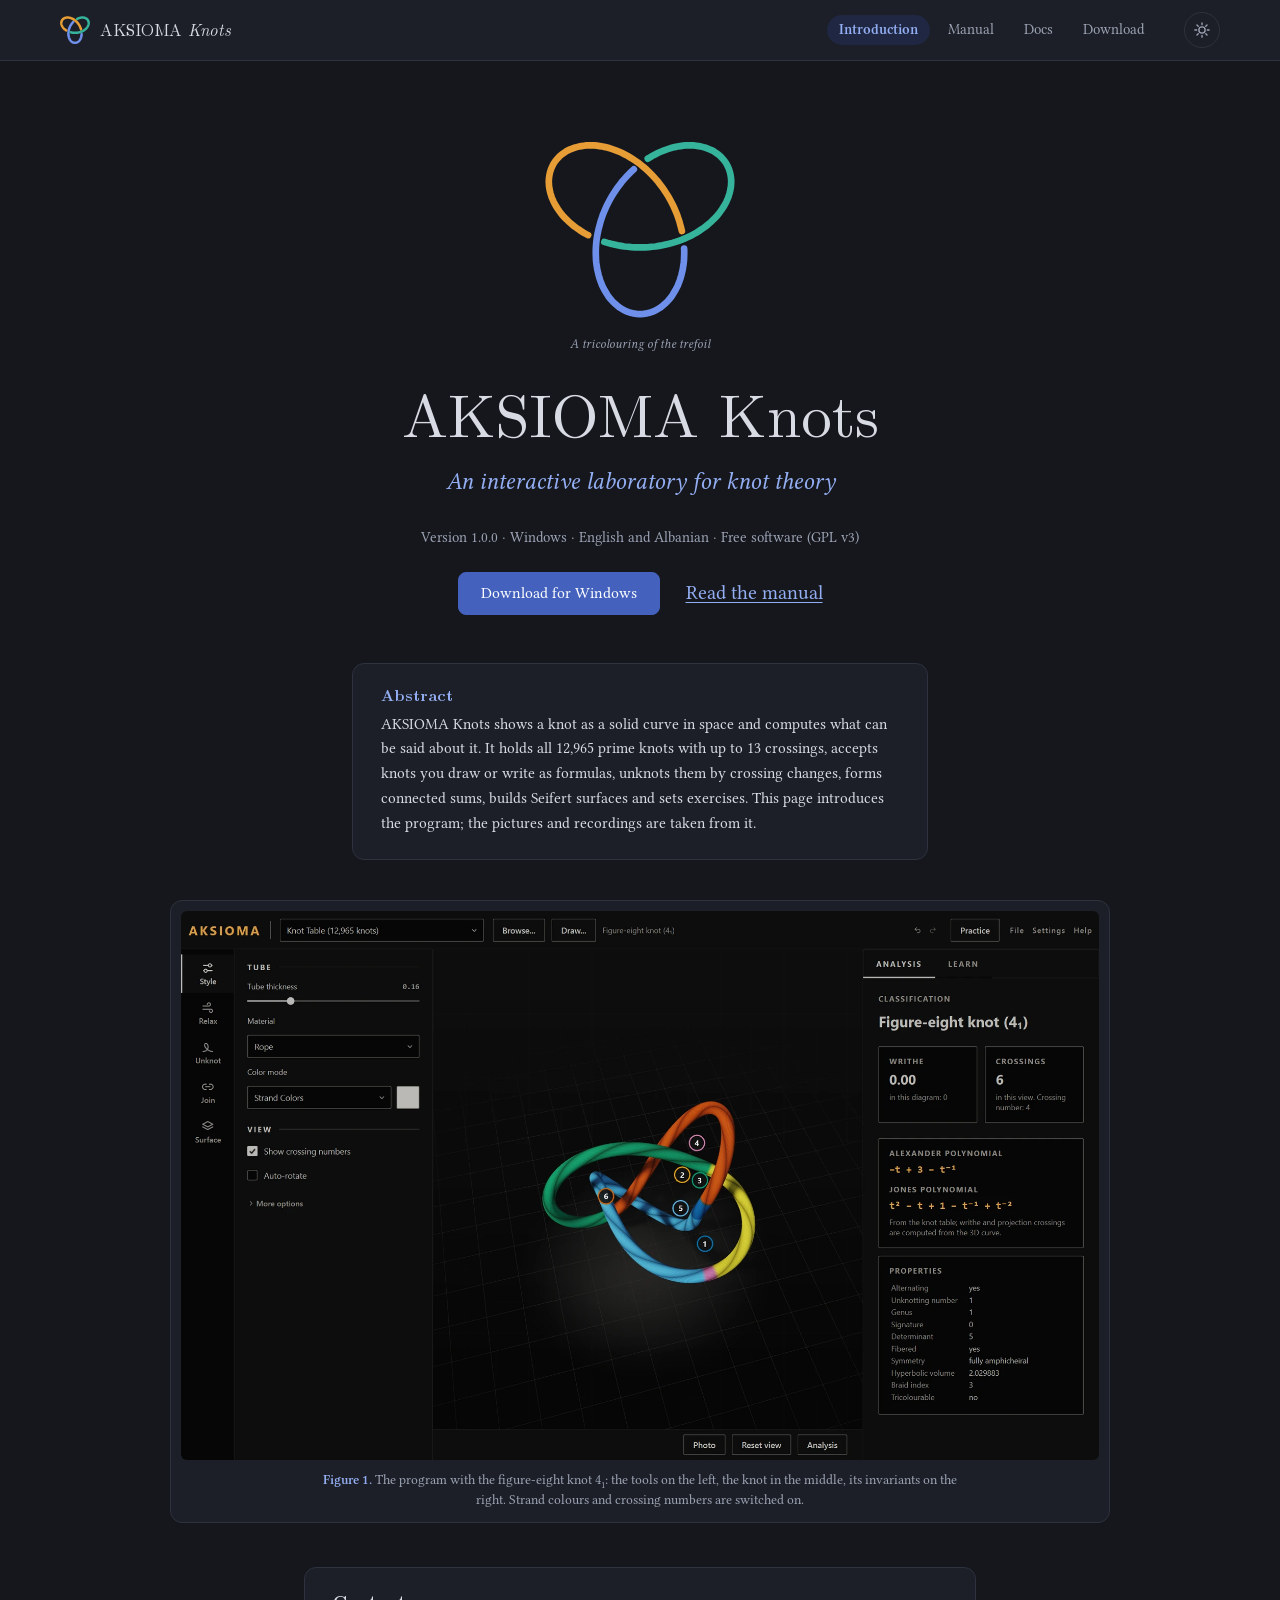
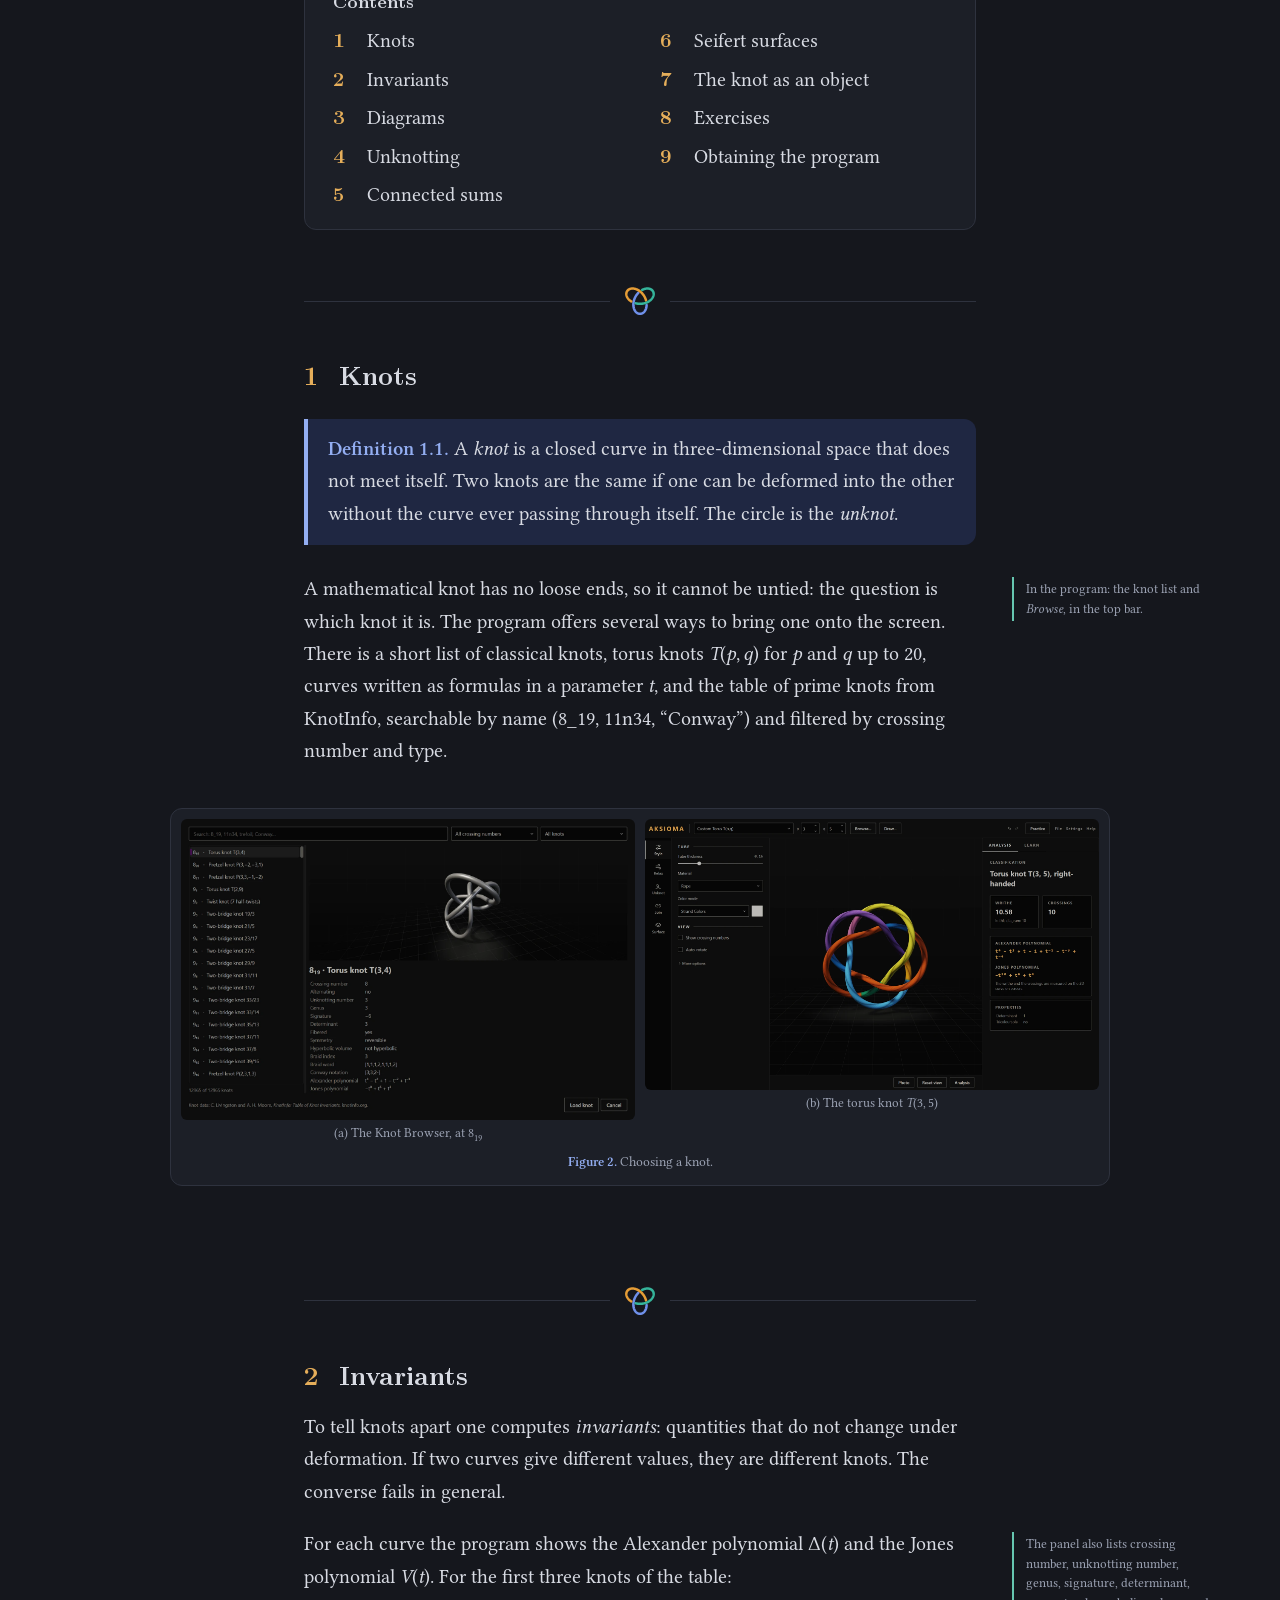
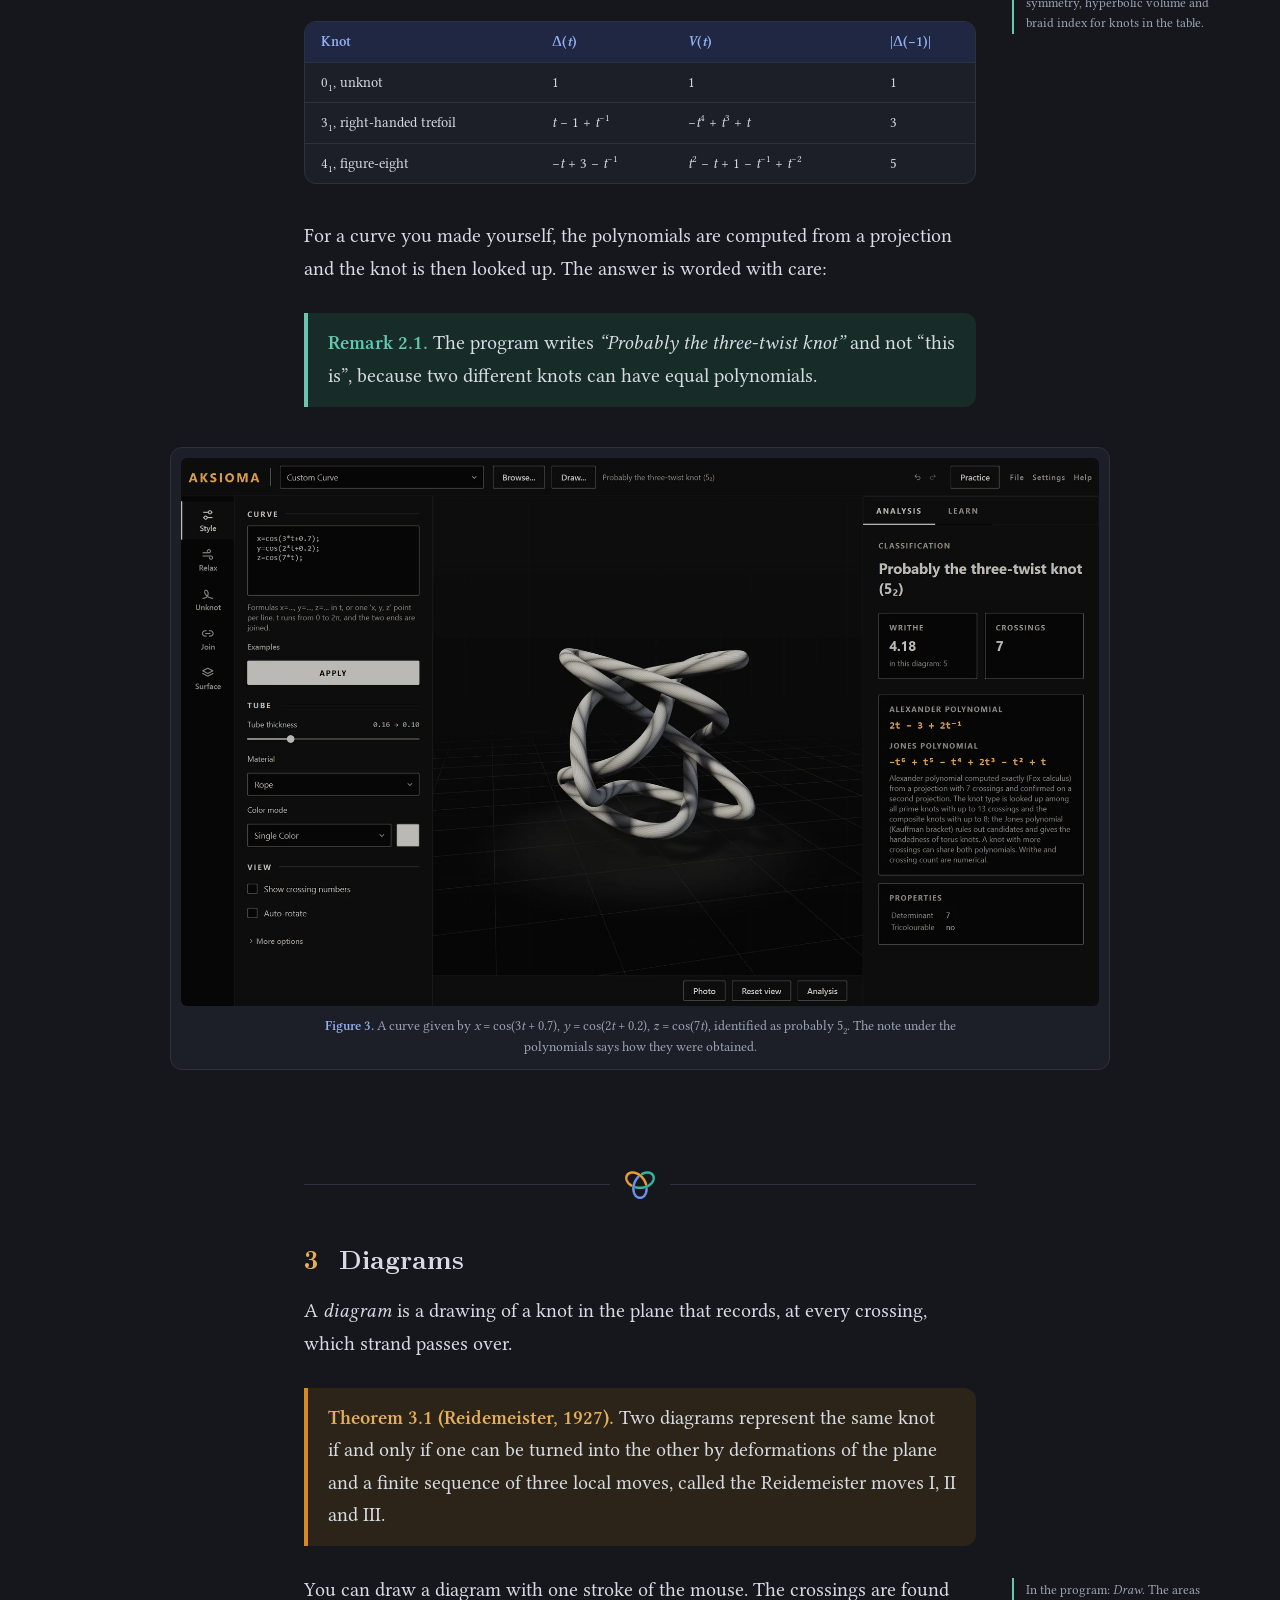
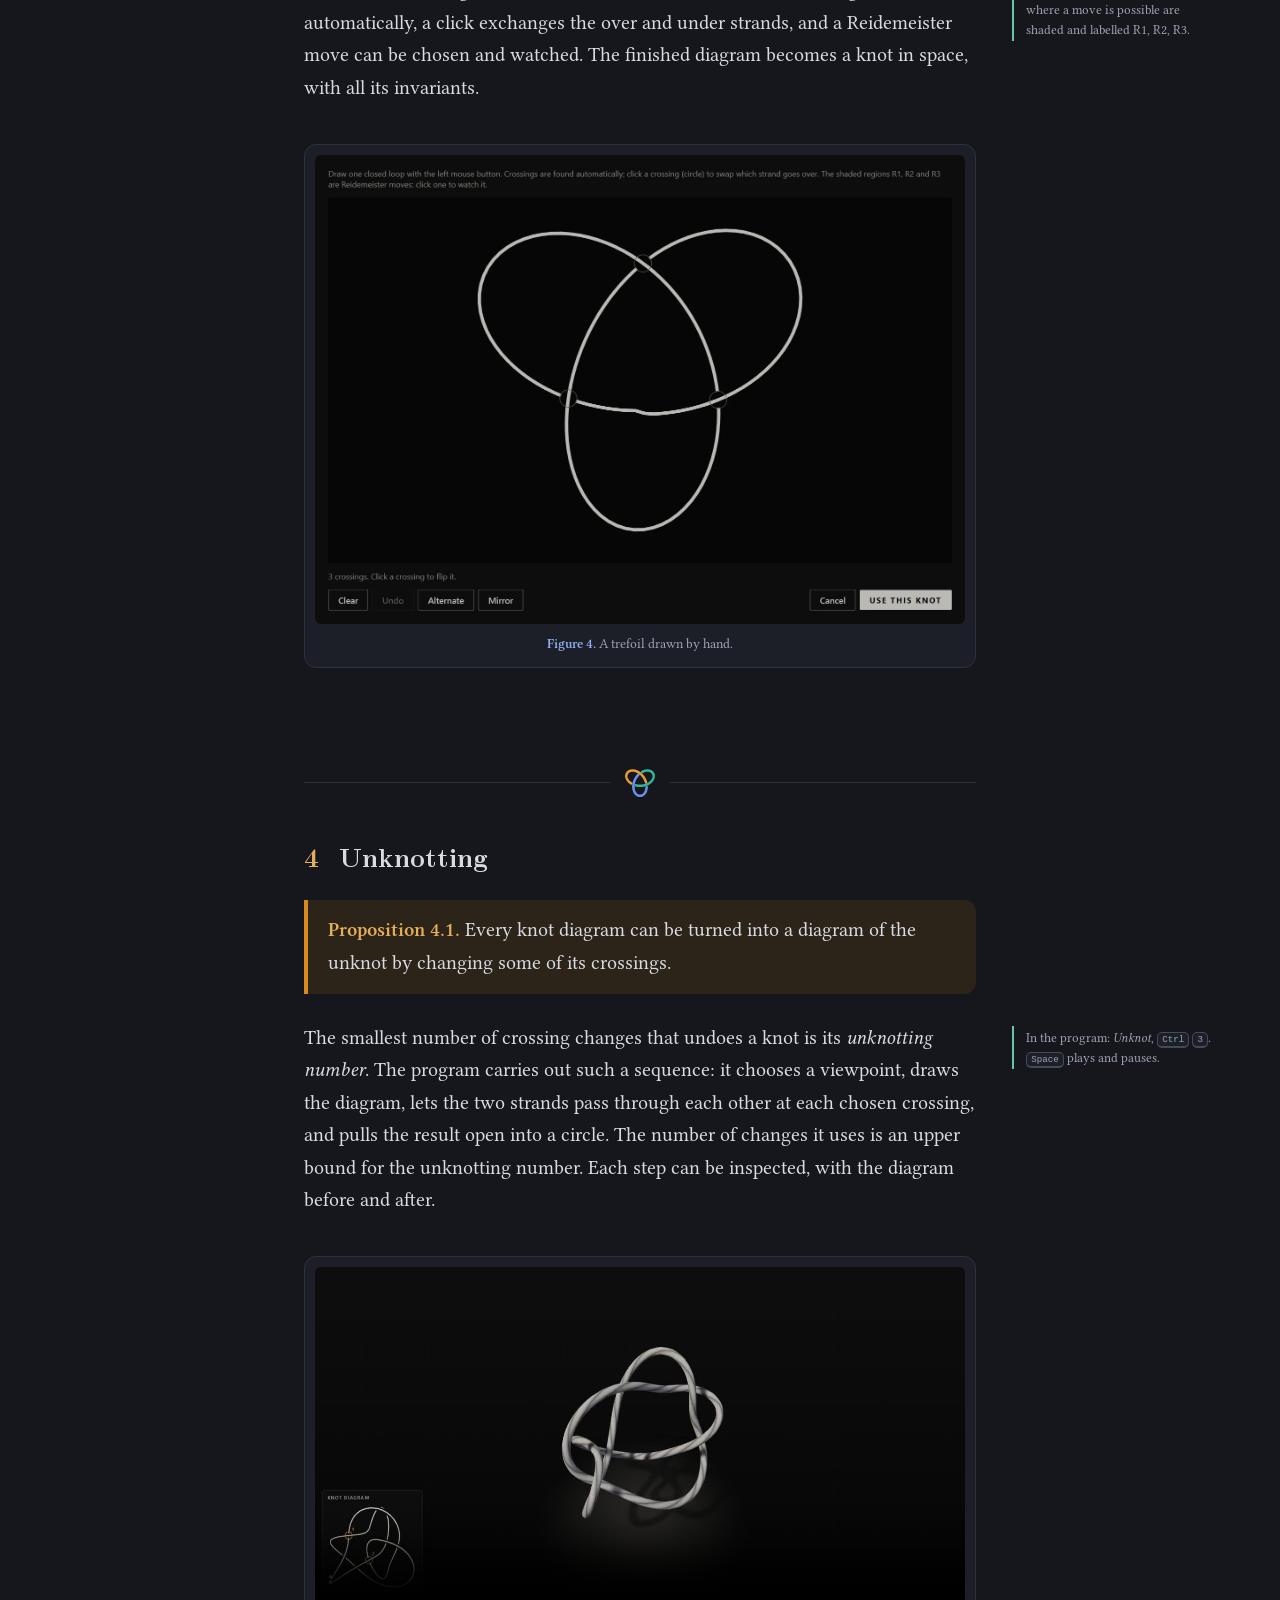
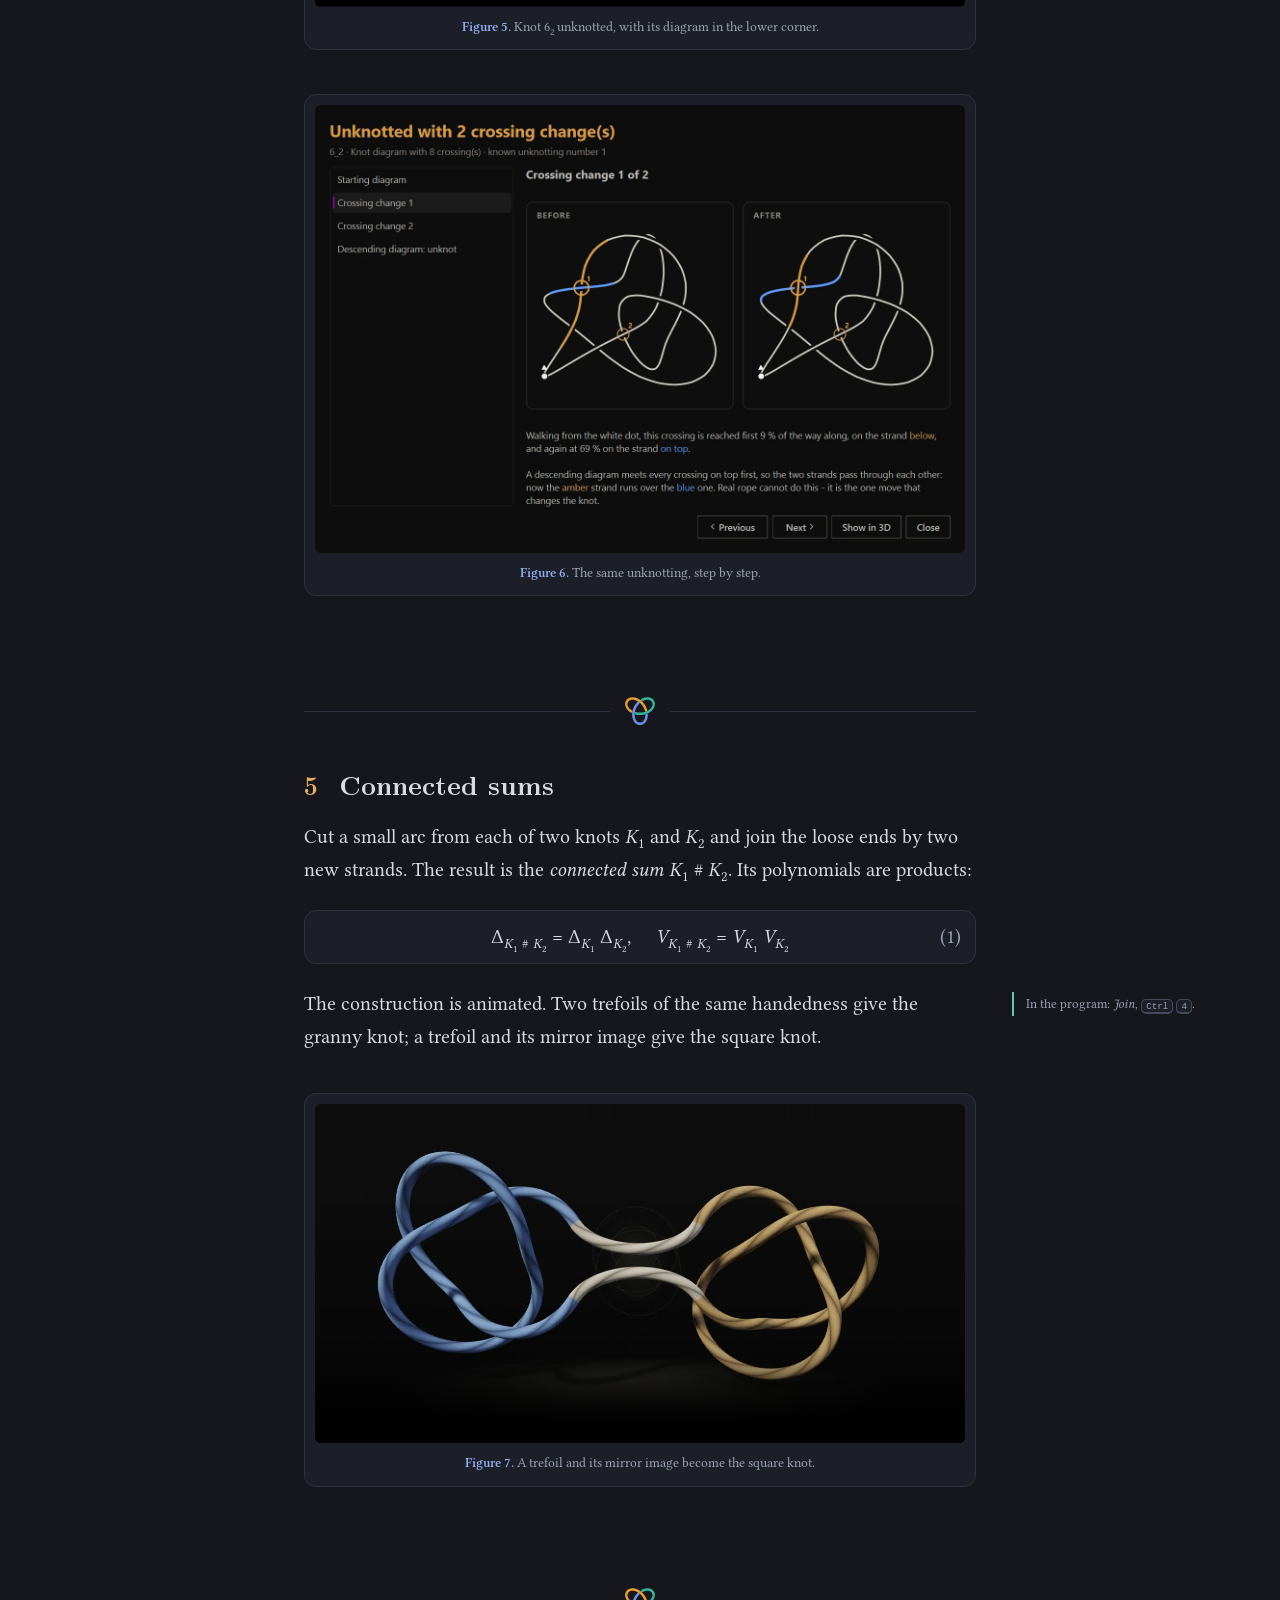
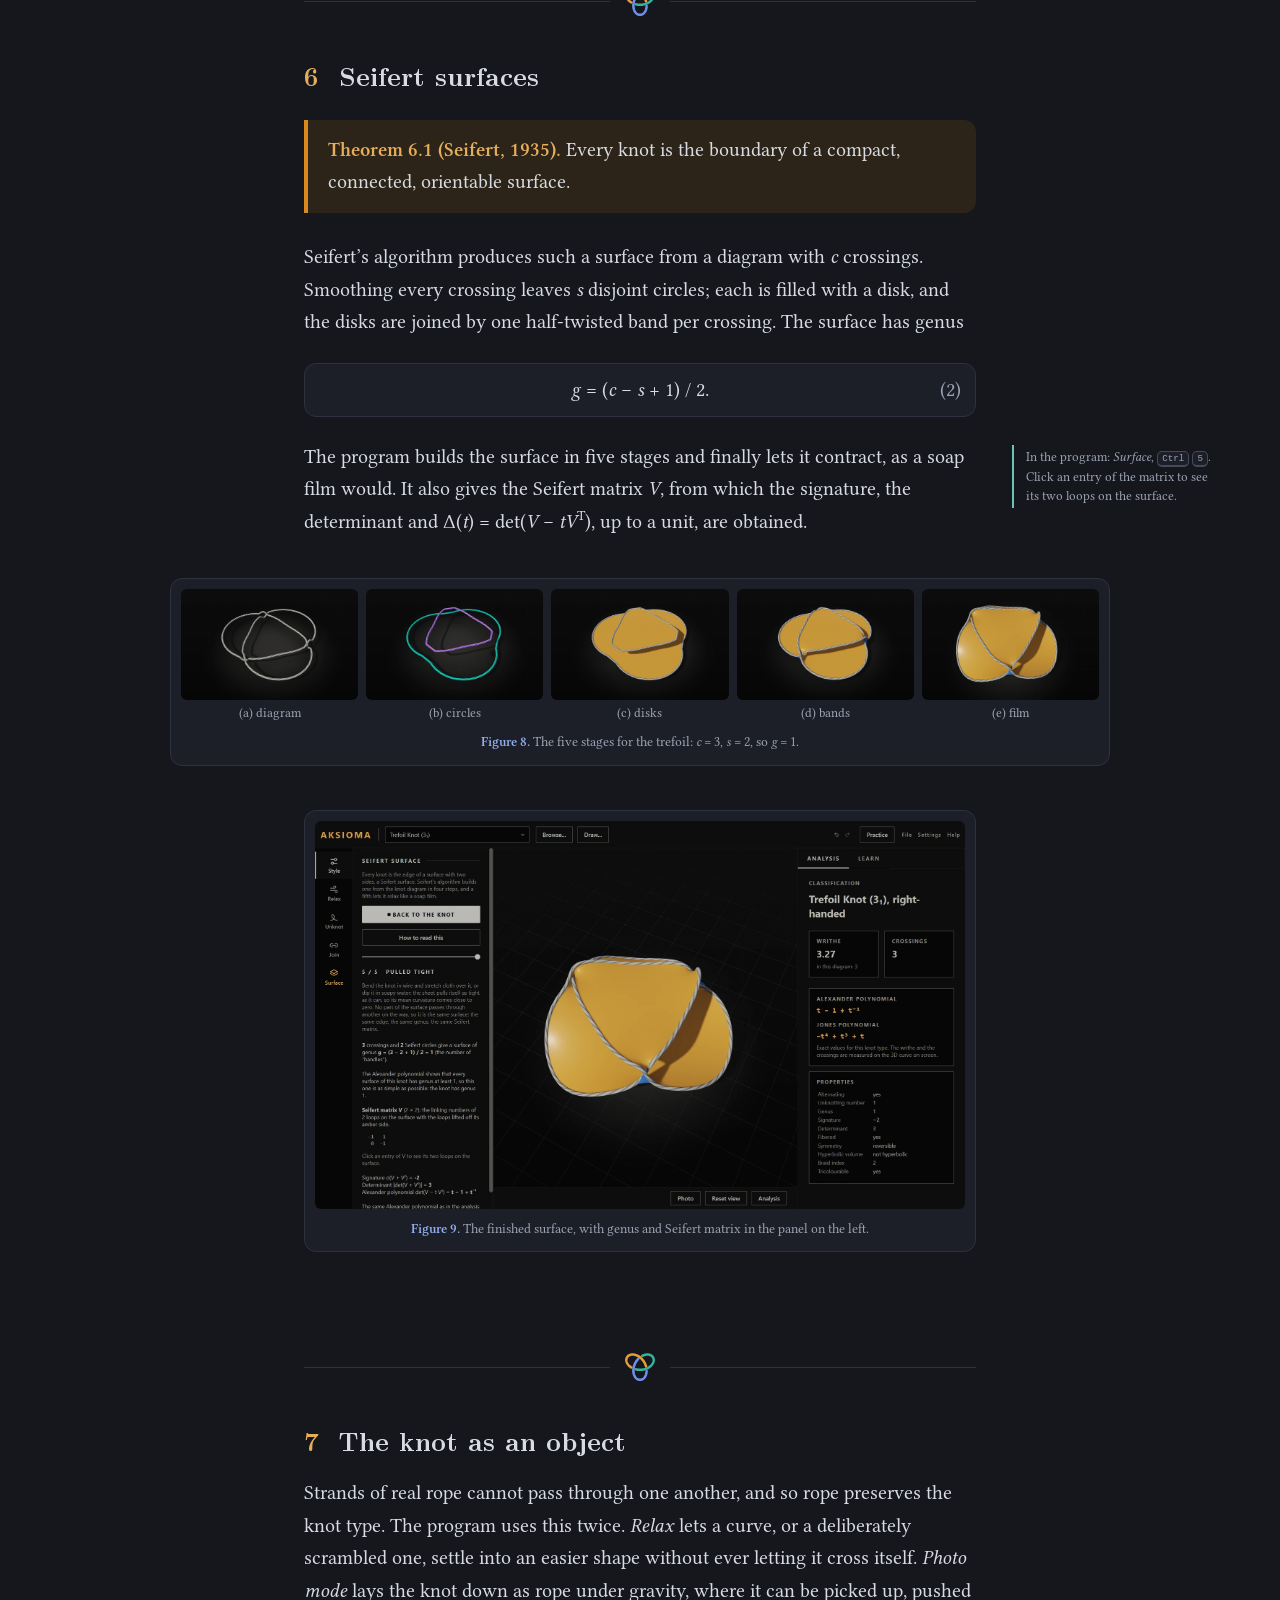
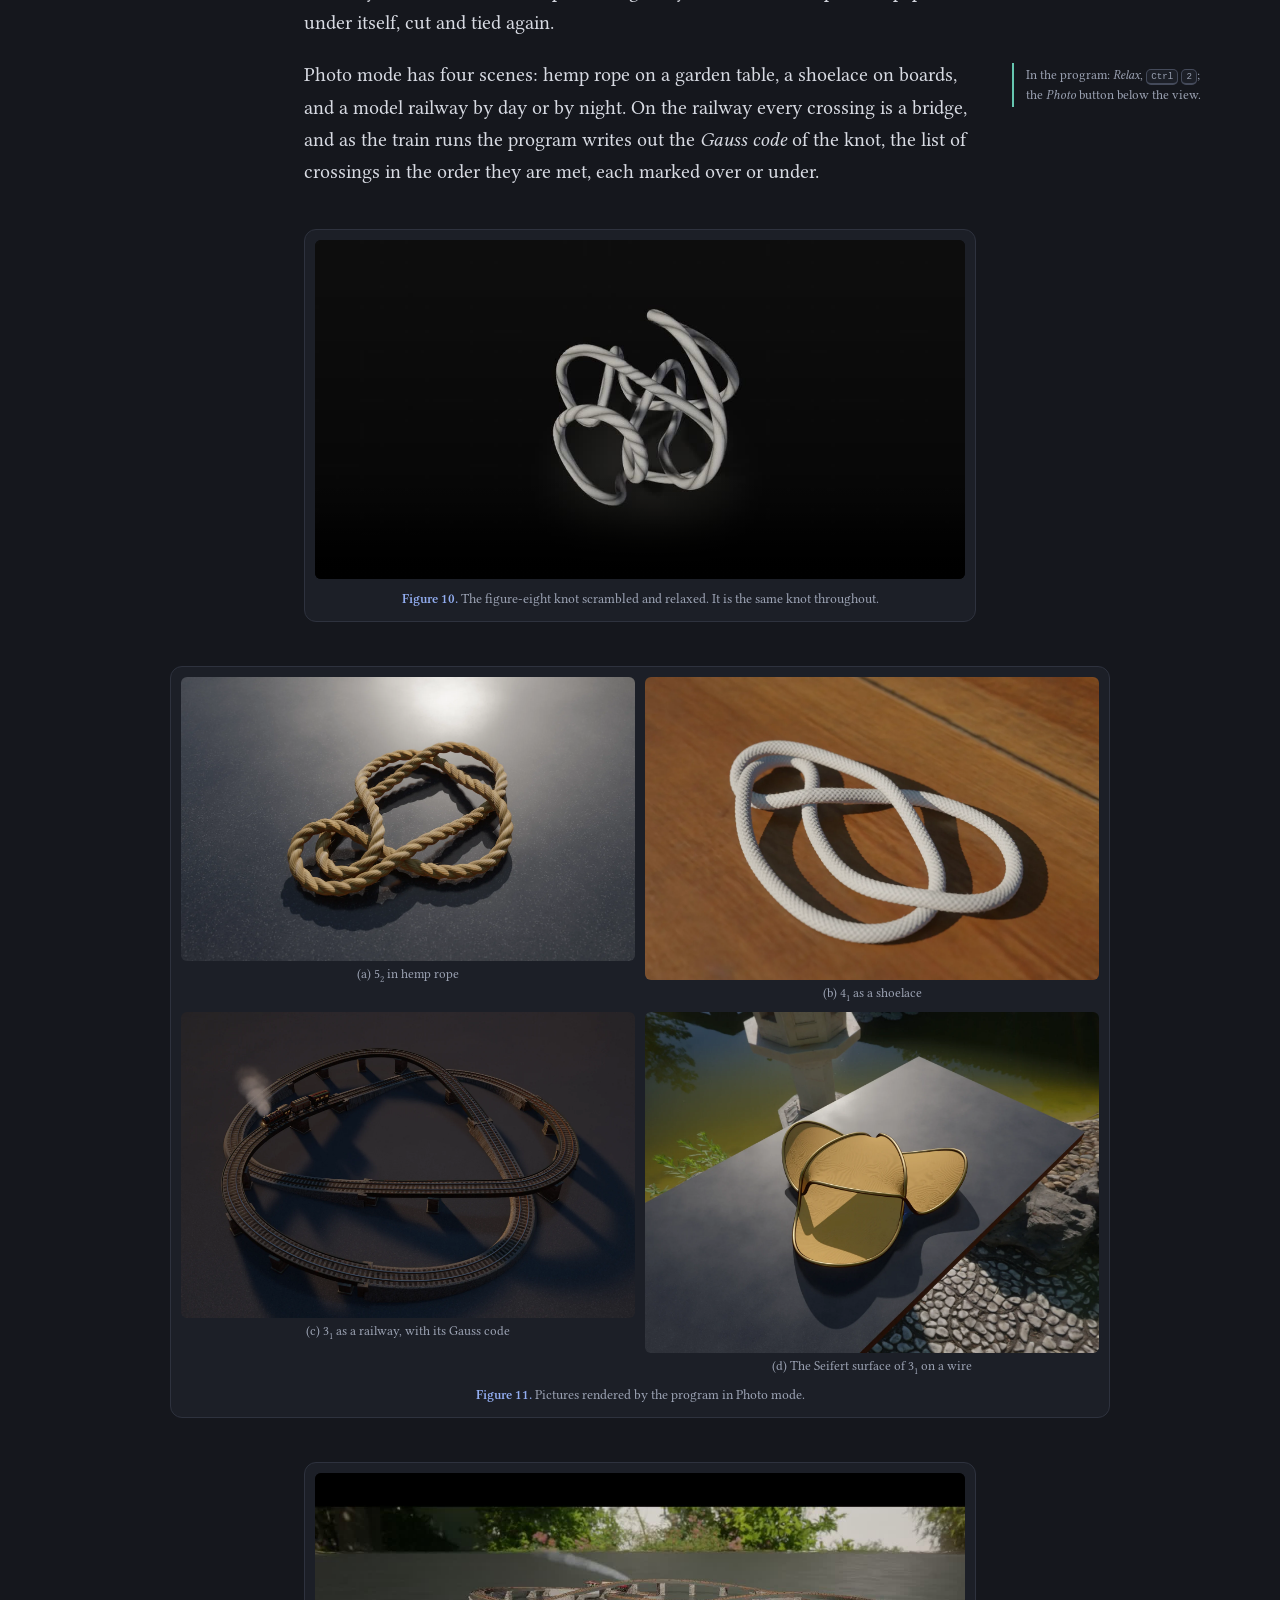
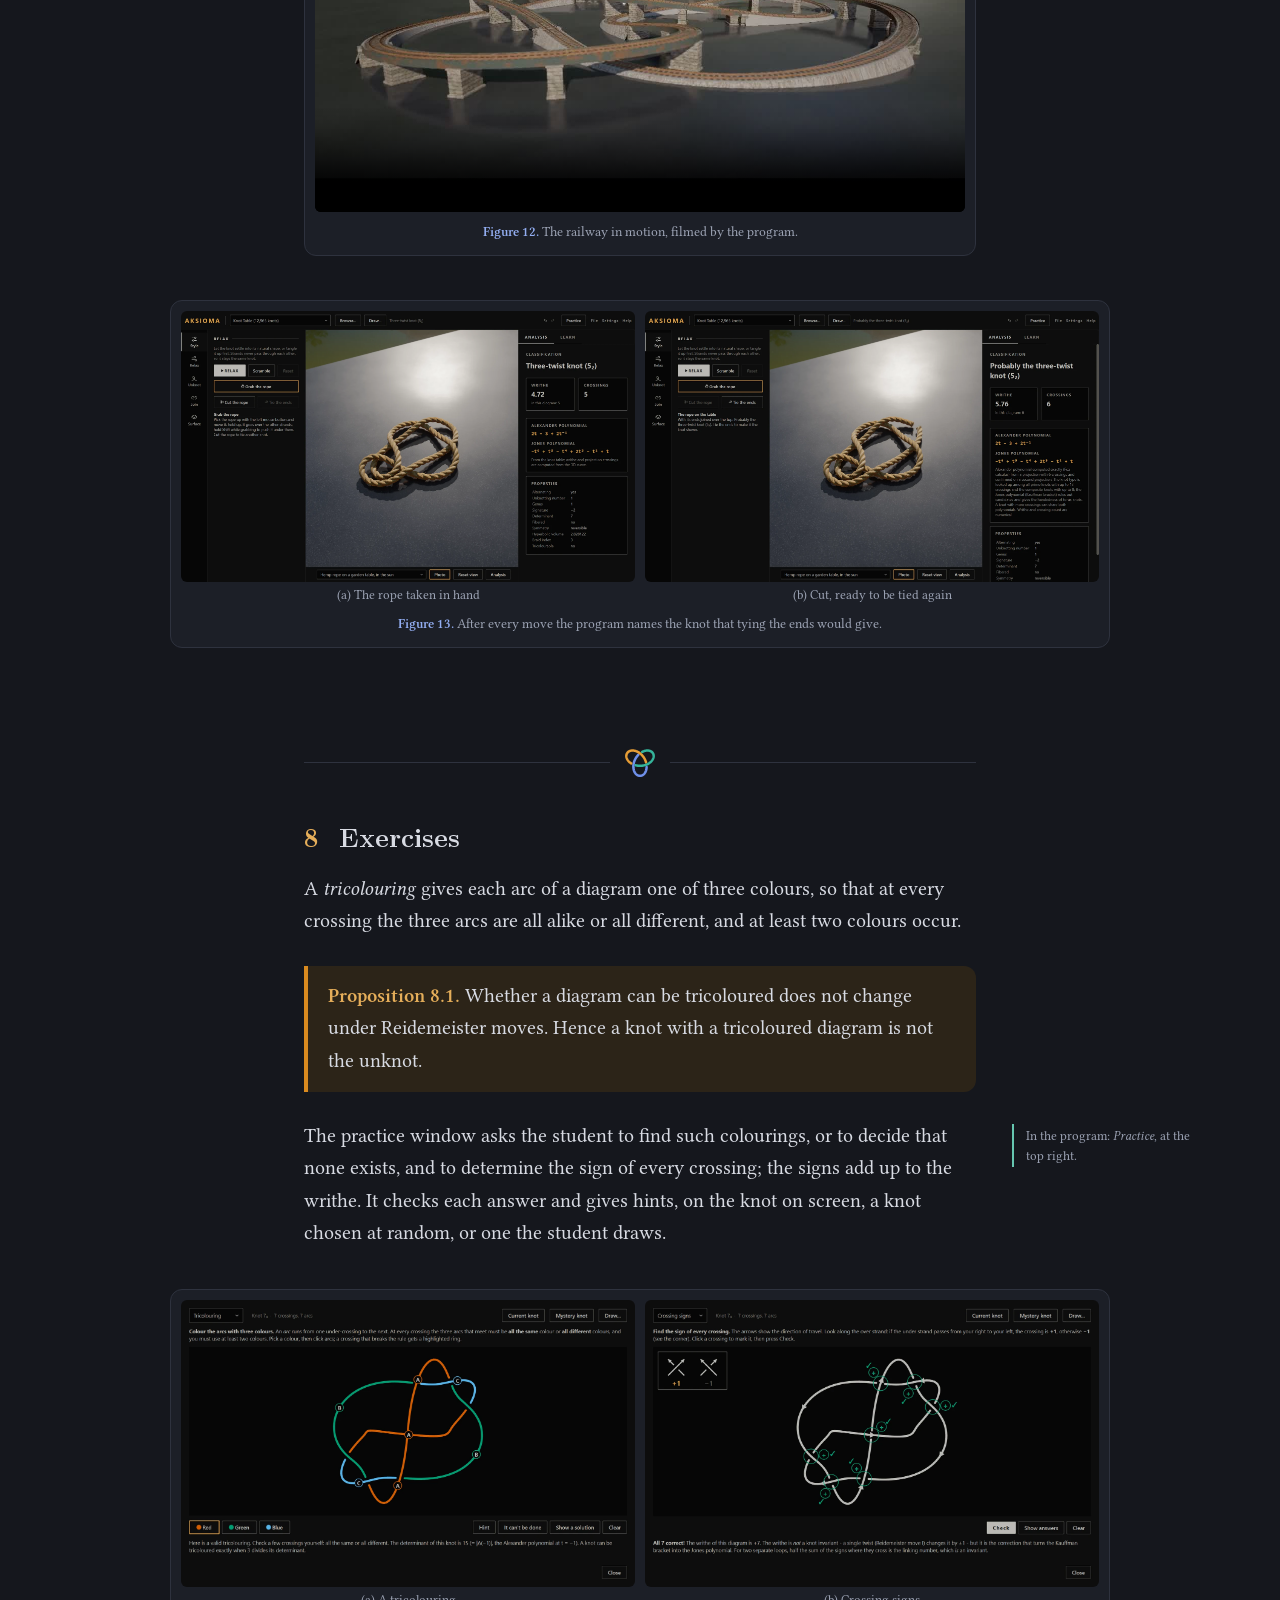
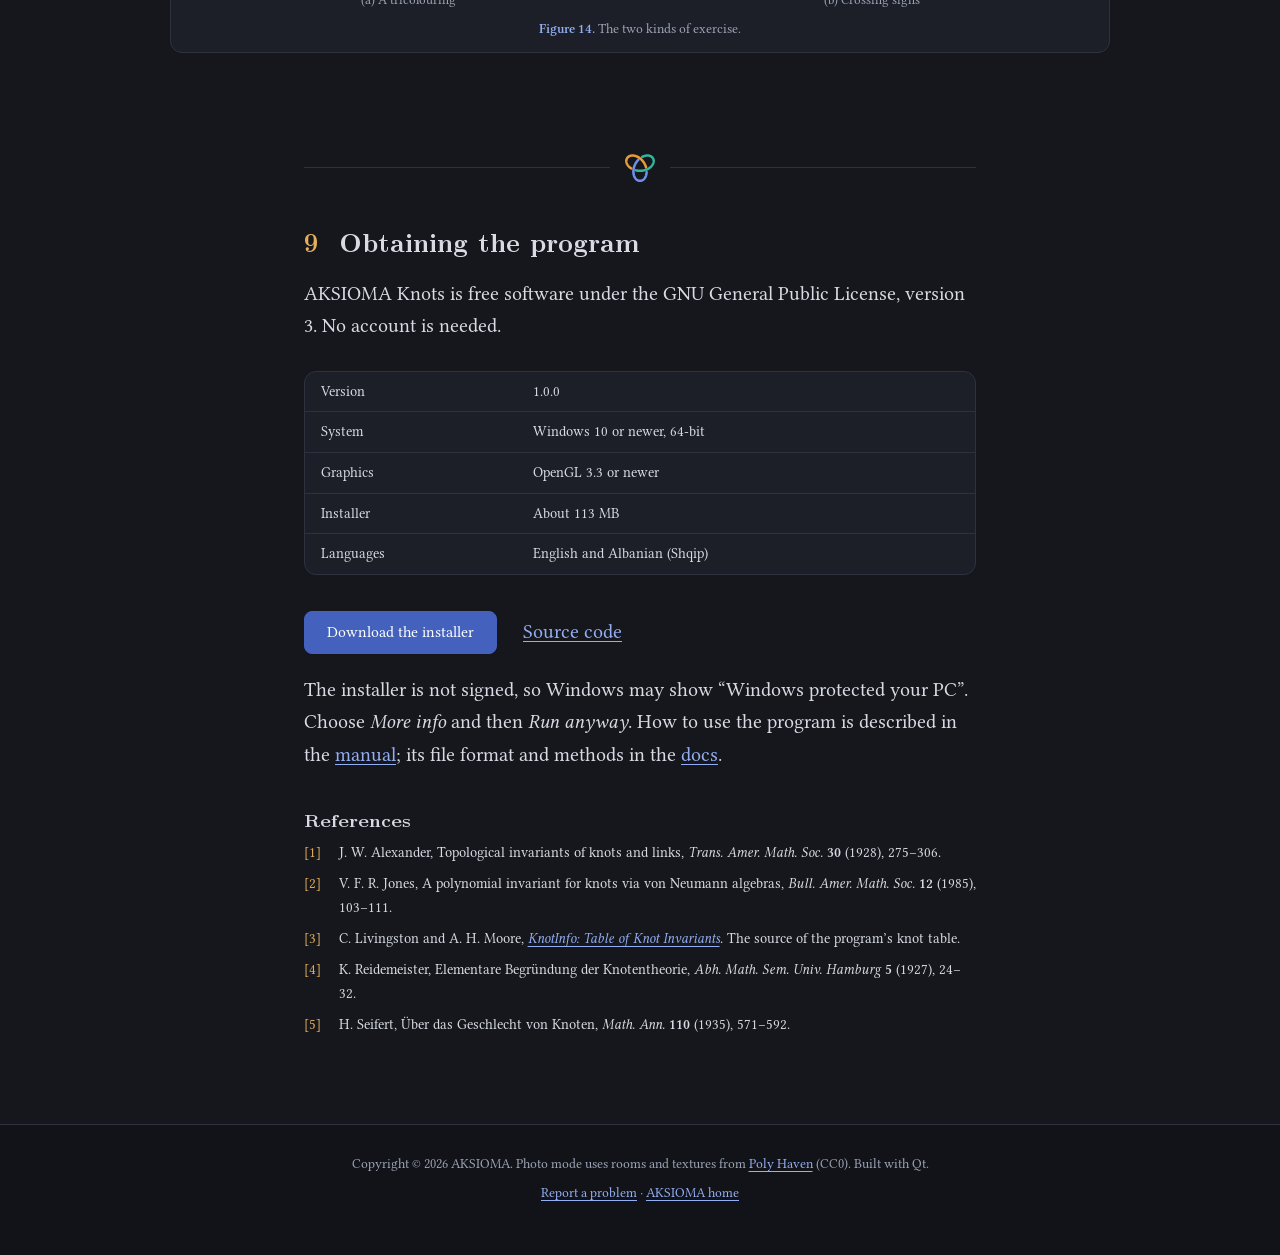
<file: knots/knots.html>
<!DOCTYPE html>
<html lang="en">
<head>
  <meta charset="UTF-8">
  <meta name="viewport" content="width=device-width, initial-scale=1">
  <title>AKSIOMA Knots: an interactive laboratory for knot theory</title>
  <meta name="description" content="AKSIOMA Knots is a free Windows program for knot theory: 12,965 prime knots, invariants, unknotting, connected sums, Seifert surfaces and exercises, in English and Albanian.">
  <meta name="theme-color" content="#1c1f27">
  <script>
    // before anything is painted: dark unless the reader chose light
    try {
      if (localStorage.getItem('knots-theme') === 'light') document.documentElement.setAttribute('data-theme', 'light');
    } catch (e) { /* storage may be closed: stay dark */ }
  </script>
  <link rel="icon" href="assets/img/app-icon.png" type="image/png">
  <link rel="stylesheet" href="assets/css/knots.css">
</head>
<body>
  <a class="skip" href="#main">Skip to content</a>

  <header class="top">
    <div class="top-in">
      <a class="brand" href="knots.html"><svg class="mark" viewBox="10 12 180 172" aria-hidden="true" fill="none" stroke-width="15" stroke-linecap="round"><path stroke="#3557b7" d="M90.0 48.9L87.9 51.2L85.8 53.5L83.8 55.8L81.9 58.3L80.0 60.8L78.2 63.4L76.5 66.0L74.8 68.6L73.2 71.4L71.8 74.1L70.3 76.9L69.0 79.8L67.8 82.6L66.6 85.5L65.6 88.5L64.6 91.4L63.8 94.4L63.0 97.3L62.3 100.3L61.7 103.3L61.2 106.2L60.8 109.2L60.5 112.1L60.3 115.0L60.2 117.9L60.2 120.8L60.3 123.6L60.4 126.4L60.7 129.2L61.1 131.9L61.5 134.6L62.1 137.2L62.7 139.7L63.4 142.2L64.2 144.6L65.1 147.0L66.0 149.3L67.1 151.5L68.2 153.6L69.4 155.6L70.6 157.6L71.9 159.5L73.3 161.2L74.7 162.9L76.2 164.5L77.8 165.9L79.4 167.3L81.0 168.6L82.7 169.7L84.4 170.8L86.2 171.7L87.9 172.5L89.7 173.2L91.6 173.8L93.4 174.3L95.3 174.6L97.2 174.9L99.1 175.0L100.9 175.0L102.8 174.9L104.7 174.6L106.6 174.3L108.4 173.8L110.3 173.2L112.1 172.5L113.8 171.7L115.6 170.8L117.3 169.7L119.0 168.6L120.6 167.3L122.2 165.9L123.8 164.5L125.3 162.9L126.7 161.2L128.1 159.5L129.4 157.6L130.6 155.6L131.8 153.6L132.9 151.5L134.0 149.3L134.9 147.0L135.8 144.6L136.6 142.2L137.3 139.7L137.9 137.2L138.5 134.6L138.9 131.9L139.3 129.2L139.6 126.4L139.7 123.6L139.8 122.7"/><path stroke="#d98a1f" d="M136.2 94.4L135.4 91.4L134.4 88.5L133.4 85.5L132.2 82.6L131.0 79.8L129.7 76.9L128.2 74.1L126.8 71.4L125.2 68.6L123.5 66.0L121.8 63.4L120.0 60.8L118.1 58.3L116.2 55.8L114.2 53.5L112.1 51.2L110.0 48.9L107.8 46.8L105.6 44.7L103.3 42.7L101.0 40.8L98.7 39.0L96.3 37.3L93.8 35.6L91.4 34.1L88.9 32.6L86.4 31.3L83.9 30.0L81.4 28.9L78.8 27.8L76.3 26.9L73.8 26.1L71.3 25.3L68.7 24.7L66.2 24.2L63.8 23.8L61.3 23.4L58.9 23.2L56.5 23.1L54.1 23.1L51.8 23.2L49.6 23.5L47.3 23.8L45.2 24.2L43.1 24.7L41.0 25.3L39.0 26.0L37.1 26.8L35.3 27.6L33.5 28.6L31.8 29.7L30.2 30.8L28.7 32.0L27.3 33.3L26.0 34.7L24.7 36.1L23.6 37.6L22.5 39.2L21.6 40.8L20.8 42.5L20.0 44.3L19.4 46.1L18.9 47.9L18.5 49.8L18.2 51.7L18.0 53.6L17.9 55.6L18.0 57.6L18.1 59.7L18.4 61.7L18.8 63.8L19.3 65.9L19.9 67.9L20.6 70.0L21.5 72.1L22.4 74.2L23.5 76.2L24.7 78.3L26.0 80.3L27.4 82.3L28.8 84.2L30.4 86.2L32.2 88.1L34.0 89.9L35.8 91.8L37.8 93.5L39.9 95.3L42.1 96.9L44.3 98.5L46.7 100.1L47.5 100.6"/><path stroke="#1f8a78" d="M73.8 111.7L76.8 112.4L79.8 113.1L82.9 113.6L85.9 114.1L89.0 114.4L92.2 114.7L95.3 114.9L98.4 115.0L101.6 115.0L104.7 114.9L107.8 114.7L111.0 114.4L114.1 114.1L117.1 113.6L120.2 113.1L123.2 112.4L126.2 111.7L129.2 110.9L132.1 110.0L135.0 109.0L137.8 108.0L140.5 106.9L143.2 105.6L145.8 104.4L148.4 103.0L150.9 101.6L153.3 100.1L155.7 98.5L157.9 96.9L160.1 95.3L162.2 93.5L164.2 91.8L166.0 89.9L167.8 88.1L169.6 86.2L171.2 84.2L172.6 82.3L174.0 80.3L175.3 78.3L176.5 76.2L177.6 74.2L178.5 72.1L179.4 70.0L180.1 67.9L180.7 65.9L181.2 63.8L181.6 61.7L181.9 59.7L182.0 57.6L182.1 55.6L182.0 53.6L181.8 51.7L181.5 49.8L181.1 47.9L180.6 46.1L180.0 44.3L179.2 42.5L178.4 40.8L177.5 39.2L176.4 37.6L175.3 36.1L174.0 34.7L172.7 33.3L171.3 32.0L169.8 30.8L168.2 29.7L166.5 28.6L164.7 27.6L162.9 26.8L161.0 26.0L159.0 25.3L156.9 24.7L154.8 24.2L152.7 23.8L150.4 23.5L148.2 23.2L145.9 23.1L143.5 23.1L141.1 23.2L138.7 23.4L136.2 23.8L133.8 24.2L131.3 24.7L128.7 25.3L126.2 26.1L123.7 26.9L121.2 27.8L118.6 28.9L116.1 30.0L113.6 31.3L112.8 31.7"/></svg><span>AKSIOMA <i>Knots</i></span></a>
      <button class="menu-btn" type="button" aria-expanded="false" aria-controls="nav">Menu</button>
      <nav class="nav" id="nav" aria-label="Main">
        <a href="knots.html" aria-current="page">Introduction</a>
        <a href="manual.html">Manual</a>
        <a href="docs.html">Docs</a>
        <a href="#obtain">Download</a>
      </nav>
      <button class="theme-btn" type="button" hidden>
        <svg class="sun" viewBox="0 0 24 24" aria-hidden="true" fill="none" stroke="currentColor" stroke-width="1.8" stroke-linecap="round"><circle cx="12" cy="12" r="4.2"/><path d="M12 2.5v2.4M12 19.1v2.4M2.5 12h2.4M19.1 12h2.4M5.3 5.3 7 7M17 17l1.7 1.7M18.7 5.3 17 7M7 17l-1.7 1.7"/></svg>
        <svg class="moon" viewBox="0 0 24 24" aria-hidden="true" fill="none" stroke="currentColor" stroke-width="1.8" stroke-linejoin="round"><path d="M20 14.6A8.2 8.2 0 0 1 9.4 4a8.2 8.2 0 1 0 10.6 10.6Z"/></svg>
      </button>
    </div>
  </header>

  <main id="main" class="paper">

    <div class="title">
      <svg class="frontis" viewBox="10 12 180 172" aria-hidden="true" fill="none" stroke-width="6" stroke-linecap="round"><path stroke="#3557b7" d="M94.4 44.7L92.2 46.8L90.0 48.9L87.9 51.2L85.8 53.5L83.8 55.8L81.9 58.3L80.0 60.8L78.2 63.4L76.5 66.0L74.8 68.6L73.2 71.4L71.8 74.1L70.3 76.9L69.0 79.8L67.8 82.6L66.6 85.5L65.6 88.5L64.6 91.4L63.8 94.4L63.0 97.3L62.3 100.3L61.7 103.3L61.2 106.2L60.8 109.2L60.5 112.1L60.3 115.0L60.2 117.9L60.2 120.8L60.3 123.6L60.4 126.4L60.7 129.2L61.1 131.9L61.5 134.6L62.1 137.2L62.7 139.7L63.4 142.2L64.2 144.6L65.1 147.0L66.0 149.3L67.1 151.5L68.2 153.6L69.4 155.6L70.6 157.6L71.9 159.5L73.3 161.2L74.7 162.9L76.2 164.5L77.8 165.9L79.4 167.3L81.0 168.6L82.7 169.7L84.4 170.8L86.2 171.7L87.9 172.5L89.7 173.2L91.6 173.8L93.4 174.3L95.3 174.6L97.2 174.9L99.1 175.0L100.9 175.0L102.8 174.9L104.7 174.6L106.6 174.3L108.4 173.8L110.3 173.2L112.1 172.5L113.8 171.7L115.6 170.8L117.3 169.7L119.0 168.6L120.6 167.3L122.2 165.9L123.8 164.5L125.3 162.9L126.7 161.2L128.1 159.5L129.4 157.6L130.6 155.6L131.8 153.6L132.9 151.5L134.0 149.3L134.9 147.0L135.8 144.6L136.6 142.2L137.3 139.7L137.9 137.2L138.5 134.6L138.9 131.9L139.3 129.2L139.6 126.4L139.7 123.6L139.8 120.8L139.8 117.9L139.7 116.0"/><path stroke="#d98a1f" d="M137.7 100.3L137.0 97.3L136.2 94.4L135.4 91.4L134.4 88.5L133.4 85.5L132.2 82.6L131.0 79.8L129.7 76.9L128.2 74.1L126.8 71.4L125.2 68.6L123.5 66.0L121.8 63.4L120.0 60.8L118.1 58.3L116.2 55.8L114.2 53.5L112.1 51.2L110.0 48.9L107.8 46.8L105.6 44.7L103.3 42.7L101.0 40.8L98.7 39.0L96.3 37.3L93.8 35.6L91.4 34.1L88.9 32.6L86.4 31.3L83.9 30.0L81.4 28.9L78.8 27.8L76.3 26.9L73.8 26.1L71.3 25.3L68.7 24.7L66.2 24.2L63.8 23.8L61.3 23.4L58.9 23.2L56.5 23.1L54.1 23.1L51.8 23.2L49.6 23.5L47.3 23.8L45.2 24.2L43.1 24.7L41.0 25.3L39.0 26.0L37.1 26.8L35.3 27.6L33.5 28.6L31.8 29.7L30.2 30.8L28.7 32.0L27.3 33.3L26.0 34.7L24.7 36.1L23.6 37.6L22.5 39.2L21.6 40.8L20.8 42.5L20.0 44.3L19.4 46.1L18.9 47.9L18.5 49.8L18.2 51.7L18.0 53.6L17.9 55.6L18.0 57.6L18.1 59.7L18.4 61.7L18.8 63.8L19.3 65.9L19.9 67.9L20.6 70.0L21.5 72.1L22.4 74.2L23.5 76.2L24.7 78.3L26.0 80.3L27.4 82.3L28.8 84.2L30.4 86.2L32.2 88.1L34.0 89.9L35.8 91.8L37.8 93.5L39.9 95.3L42.1 96.9L44.3 98.5L46.7 100.1L49.1 101.6L51.6 103.0L53.3 103.9"/><path stroke="#1f8a78" d="M67.9 110.0L70.8 110.9L73.8 111.7L76.8 112.4L79.8 113.1L82.9 113.6L85.9 114.1L89.0 114.4L92.2 114.7L95.3 114.9L98.4 115.0L101.6 115.0L104.7 114.9L107.8 114.7L111.0 114.4L114.1 114.1L117.1 113.6L120.2 113.1L123.2 112.4L126.2 111.7L129.2 110.9L132.1 110.0L135.0 109.0L137.8 108.0L140.5 106.9L143.2 105.6L145.8 104.4L148.4 103.0L150.9 101.6L153.3 100.1L155.7 98.5L157.9 96.9L160.1 95.3L162.2 93.5L164.2 91.8L166.0 89.9L167.8 88.1L169.6 86.2L171.2 84.2L172.6 82.3L174.0 80.3L175.3 78.3L176.5 76.2L177.6 74.2L178.5 72.1L179.4 70.0L180.1 67.9L180.7 65.9L181.2 63.8L181.6 61.7L181.9 59.7L182.0 57.6L182.1 55.6L182.0 53.6L181.8 51.7L181.5 49.8L181.1 47.9L180.6 46.1L180.0 44.3L179.2 42.5L178.4 40.8L177.5 39.2L176.4 37.6L175.3 36.1L174.0 34.7L172.7 33.3L171.3 32.0L169.8 30.8L168.2 29.7L166.5 28.6L164.7 27.6L162.9 26.8L161.0 26.0L159.0 25.3L156.9 24.7L154.8 24.2L152.7 23.8L150.4 23.5L148.2 23.2L145.9 23.1L143.5 23.1L141.1 23.2L138.7 23.4L136.2 23.8L133.8 24.2L131.3 24.7L128.7 25.3L126.2 26.1L123.7 26.9L121.2 27.8L118.6 28.9L116.1 30.0L113.6 31.3L111.1 32.6L108.6 34.1L107.0 35.1"/></svg>
      <p class="caption">A tricolouring of the trefoil</p>
      <h1>AKSIOMA Knots</h1>
      <p class="subtitle">An interactive laboratory for knot theory</p>
      <p class="imprint">Version 1.0.0 · Windows · English and Albanian · Free software (GPL v3)</p>
      <div class="actions">
        <a class="btn" href="https://github.com/Albionn1/AKSIOMA-Knots/releases/latest" rel="noopener">Download for Windows</a>
        <a href="manual.html">Read the manual</a>
      </div>

      <div class="abstract">
        <h2>Abstract</h2>
        <p>AKSIOMA Knots shows a knot as a solid curve in space and computes what can be said about it. It holds all 12,965 prime knots with up to 13 crossings, accepts knots you draw or write as formulas, unknots them by crossing changes, forms connected sums, builds Seifert surfaces and sets exercises. This page introduces the program; the pictures and recordings are taken from it.</p>
      </div>
    </div>

    <figure class="fig wide">
      <img class="zoom" src="assets/img/ui-crossings.webp" width="1800" height="1075" alt="The AKSIOMA Knots window: the figure-eight knot with coloured strands and numbered crossings, its polynomials and properties on the right">
      <figcaption>The program with the figure-eight knot 4<sub>1</sub>: the tools on the left, the knot in the middle, its invariants on the right. Strand colours and crossing numbers are switched on.</figcaption>
    </figure>

    <nav class="contents col" aria-label="Contents">
      <h2>Contents</h2>
      <ol>
        <li><a href="#knots">Knots</a></li>
        <li><a href="#invariants">Invariants</a></li>
        <li><a href="#diagrams">Diagrams</a></li>
        <li><a href="#unknotting">Unknotting</a></li>
        <li><a href="#sums">Connected sums</a></li>
        <li><a href="#surfaces">Seifert surfaces</a></li>
        <li><a href="#rope">The knot as an object</a></li>
        <li><a href="#exercises">Exercises</a></li>
        <li><a href="#obtain">Obtaining the program</a></li>
      </ol>
    </nav>

    <section class="chapter" id="knots">
      <div class="col">
        <h2>Knots</h2>
        <p class="thm upright" data-kind="Definition" data-by="">A <i>knot</i> is a closed curve in three-dimensional space that does not meet itself. Two knots are the same if one can be deformed into the other without the curve ever passing through itself. The circle is the <i>unknot</i>.</p>
        <p class="side">In the program: the knot list and <i>Browse</i>, in the top bar.</p>
        <p>A mathematical knot has no loose ends, so it cannot be untied: the question is which knot it is. The program offers several ways to bring one onto the screen. There is a short list of classical knots, torus knots <i>T</i>(<i>p</i>,&#8239;<i>q</i>) for <i>p</i> and <i>q</i> up to 20, curves written as formulas in a parameter <i>t</i>, and the table of prime knots from KnotInfo, searchable by name (8_19, 11n34, “Conway”) and filtered by crossing number and type.</p>
      </div>

      <figure class="fig wide">
        <div class="row">
          <figure><img class="zoom" src="assets/img/ui-browser.webp" width="1500" height="996" alt="The Knot Browser: a list of knots, a 3D preview of knot 8₁₉ and its properties" loading="lazy"><figcaption>(a) The Knot Browser, at 8<sub>19</sub></figcaption></figure>
          <figure><img class="zoom" src="assets/img/ui-torus.webp" width="1800" height="1075" alt="The torus knot T(3,5) in the main window" loading="lazy"><figcaption>(b) The torus knot <i>T</i>(3,&#8239;5)</figcaption></figure>
        </div>
        <figcaption>Choosing a knot.</figcaption>
      </figure>
    </section>

    <section class="chapter" id="invariants">
      <div class="col">
        <h2>Invariants</h2>
        <p>To tell knots apart one computes <i>invariants</i>: quantities that do not change under deformation. If two curves give different values, they are different knots. The converse fails in general.</p>
        <p class="side">The panel also lists crossing number, unknotting number, genus, signature, determinant, symmetry, hyperbolic volume and braid index for knots in the table.</p>
        <p>For each curve the program shows the Alexander polynomial &Delta;(<i>t</i>) and the Jones polynomial <i>V</i>(<i>t</i>). For the first three knots of the table:</p>

        <div class="table-wrap">
          <table class="formulas">
            <tr><th>Knot</th><th>&Delta;(<i>t</i>)</th><th><i>V</i>(<i>t</i>)</th><th>|&Delta;(−1)|</th></tr>
            <tr><td>0<sub>1</sub>, unknot</td><td>1</td><td>1</td><td>1</td></tr>
            <tr><td>3<sub>1</sub>, right-handed trefoil</td><td><i>t</i> − 1 + <i>t</i><sup>−1</sup></td><td>−<i>t</i><sup>4</sup> + <i>t</i><sup>3</sup> + <i>t</i></td><td>3</td></tr>
            <tr><td>4<sub>1</sub>, figure-eight</td><td>−<i>t</i> + 3 − <i>t</i><sup>−1</sup></td><td><i>t</i><sup>2</sup> − <i>t</i> + 1 − <i>t</i><sup>−1</sup> + <i>t</i><sup>−2</sup></td><td>5</td></tr>
          </table>
        </div>

        <p>For a curve you made yourself, the polynomials are computed from a projection and the knot is then looked up. The answer is worded with care:</p>
        <p class="thm upright" data-kind="Remark" data-by="">The program writes <i>“Probably the three-twist knot”</i> and not “this is”, because two different knots can have equal polynomials.</p>
      </div>

      <figure class="fig wide">
        <img class="zoom" src="assets/img/ui-custom.webp" width="1800" height="1075" alt="A curve typed as three formulas, identified as probably the three-twist knot" loading="lazy">
        <figcaption>A curve given by <i>x</i> = cos(3<i>t</i> + 0.7), <i>y</i> = cos(2<i>t</i> + 0.2), <i>z</i> = cos(7<i>t</i>), identified as probably 5<sub>2</sub>. The note under the polynomials says how they were obtained.</figcaption>
      </figure>
    </section>

    <section class="chapter" id="diagrams">
      <div class="col">
        <h2>Diagrams</h2>
        <p>A <i>diagram</i> is a drawing of a knot in the plane that records, at every crossing, which strand passes over.</p>
        <p class="thm" data-kind="Theorem" data-by=" (Reidemeister, 1927)">Two diagrams represent the same knot if and only if one can be turned into the other by deformations of the plane and a finite sequence of three local moves, called the Reidemeister moves I, II and III.</p>
        <p class="side">In the program: <i>Draw</i>. The areas where a move is possible are shaded and labelled R1, R2, R3.</p>
        <p>You can draw a diagram with one stroke of the mouse. The crossings are found automatically, a click exchanges the over and under strands, and a Reidemeister move can be chosen and watched. The finished diagram becomes a knot in space, with all its invariants.</p>
      </div>

      <figure class="fig col">
        <img class="zoom" src="assets/img/ui-draw.webp" width="1470" height="1061" alt="The drawing window with a hand-drawn loop with three crossings" loading="lazy">
        <figcaption>A trefoil drawn by hand.</figcaption>
      </figure>
    </section>

    <section class="chapter" id="unknotting">
      <div class="col">
        <h2>Unknotting</h2>
        <p class="thm" data-kind="Proposition" data-by="">Every knot diagram can be turned into a diagram of the unknot by changing some of its crossings.</p>
        <p class="side">In the program: <i>Unknot</i>, <kbd>Ctrl</kbd> <kbd>3</kbd>. <kbd>Space</kbd> plays and pauses.</p>
        <p>The smallest number of crossing changes that undoes a knot is its <i>unknotting number</i>. The program carries out such a sequence: it chooses a viewpoint, draws the diagram, lets the two strands pass through each other at each chosen crossing, and pulls the result open into a circle. The number of changes it uses is an upper bound for the unknotting number. Each step can be inspected, with the diagram before and after.</p>
      </div>

      <figure class="fig col">
        <video data-clip muted loop playsinline preload="metadata" poster="assets/video/unknot.jpg" src="assets/video/unknot.mp4" aria-label="Knot 6₂ being unknotted by two crossing changes"></video>
        <figcaption>Knot 6<sub>2</sub> unknotted, with its diagram in the lower corner.</figcaption>
      </figure>

      <figure class="fig col">
        <img class="zoom" src="assets/img/ui-unknot-steps.webp" width="1350" height="930" alt="The list of crossing changes with diagrams before and after" loading="lazy">
        <figcaption>The same unknotting, step by step.</figcaption>
      </figure>
    </section>

    <section class="chapter" id="sums">
      <div class="col">
        <h2>Connected sums</h2>
        <p>Cut a small arc from each of two knots <i>K</i><sub>1</sub> and <i>K</i><sub>2</sub> and join the loose ends by two new strands. The result is the <i>connected sum</i> <i>K</i><sub>1</sub> # <i>K</i><sub>2</sub>. Its polynomials are products:</p>
        <div class="eq"><span>&Delta;<sub><i>K</i><sub>1</sub> # <i>K</i><sub>2</sub></sub> = &Delta;<sub><i>K</i><sub>1</sub></sub> &Delta;<sub><i>K</i><sub>2</sub></sub>, &emsp; <i>V</i><sub><i>K</i><sub>1</sub> # <i>K</i><sub>2</sub></sub> = <i>V</i><sub><i>K</i><sub>1</sub></sub> <i>V</i><sub><i>K</i><sub>2</sub></sub></span></div>
        <p class="side">In the program: <i>Join</i>, <kbd>Ctrl</kbd> <kbd>4</kbd>.</p>
        <p>The construction is animated. Two trefoils of the same handedness give the granny knot; a trefoil and its mirror image give the square knot.</p>
      </div>

      <figure class="fig col">
        <video data-clip muted loop playsinline preload="metadata" poster="assets/video/join.jpg" src="assets/video/join.mp4" aria-label="A trefoil and its mirror image being joined"></video>
        <figcaption>A trefoil and its mirror image become the square knot.</figcaption>
      </figure>
    </section>

    <section class="chapter" id="surfaces">
      <div class="col">
        <h2>Seifert surfaces</h2>
        <p class="thm" data-kind="Theorem" data-by=" (Seifert, 1935)">Every knot is the boundary of a compact, connected, orientable surface.</p>
        <p>Seifert’s algorithm produces such a surface from a diagram with <i>c</i> crossings. Smoothing every crossing leaves <i>s</i> disjoint circles; each is filled with a disk, and the disks are joined by one half-twisted band per crossing. The surface has genus</p>
        <div class="eq"><span><i>g</i> = (<i>c</i> − <i>s</i> + 1) / 2.</span></div>
        <p class="side">In the program: <i>Surface</i>, <kbd>Ctrl</kbd> <kbd>5</kbd>. Click an entry of the matrix to see its two loops on the surface.</p>
        <p>The program builds the surface in five stages and finally lets it contract, as a soap film would. It also gives the Seifert matrix <i>V</i>, from which the signature, the determinant and &Delta;(<i>t</i>) = det(<i>V</i> − <i>t</i><i>V</i><sup>T</sup>), up to a unit, are obtained.</p>
      </div>

      <figure class="fig wide">
        <div class="row row-5">
          <figure><img class="zoom" src="assets/img/surface-0.webp" width="1000" height="625" alt="The knot laid flat" loading="lazy"><figcaption>(a) diagram</figcaption></figure>
          <figure><img class="zoom" src="assets/img/surface-1.webp" width="1000" height="625" alt="Two Seifert circles" loading="lazy"><figcaption>(b) circles</figcaption></figure>
          <figure><img class="zoom" src="assets/img/surface-2.webp" width="1000" height="625" alt="The circles filled with disks" loading="lazy"><figcaption>(c) disks</figcaption></figure>
          <figure><img class="zoom" src="assets/img/surface-3.webp" width="1000" height="625" alt="Disks joined by twisted bands" loading="lazy"><figcaption>(d) bands</figcaption></figure>
          <figure><img class="zoom" src="assets/img/surface-4.webp" width="1000" height="625" alt="The surface pulled tight" loading="lazy"><figcaption>(e) film</figcaption></figure>
        </div>
        <figcaption>The five stages for the trefoil: <i>c</i> = 3, <i>s</i> = 2, so <i>g</i> = 1.</figcaption>
      </figure>

      <figure class="fig col">
        <img class="zoom" src="assets/img/ui-seifert-4.webp" width="1800" height="1075" alt="The finished surface in the program with its genus and Seifert matrix" loading="lazy">
        <figcaption>The finished surface, with genus and Seifert matrix in the panel on the left.</figcaption>
      </figure>
    </section>

    <section class="chapter" id="rope">
      <div class="col">
        <h2>The knot as an object</h2>
        <p>Strands of real rope cannot pass through one another, and so rope preserves the knot type. The program uses this twice. <i>Relax</i> lets a curve, or a deliberately scrambled one, settle into an easier shape without ever letting it cross itself. <i>Photo mode</i> lays the knot down as rope under gravity, where it can be picked up, pushed under itself, cut and tied again.</p>
        <p class="side">In the program: <i>Relax</i>, <kbd>Ctrl</kbd> <kbd>2</kbd>; the <i>Photo</i> button below the view.</p>
        <p>Photo mode has four scenes: hemp rope on a garden table, a shoelace on boards, and a model railway by day or by night. On the railway every crossing is a bridge, and as the train runs the program writes out the <i>Gauss code</i> of the knot, the list of crossings in the order they are met, each marked over or under.</p>
      </div>

      <figure class="fig col">
        <video data-clip muted loop playsinline preload="metadata" poster="assets/video/relax.jpg" src="assets/video/relax.mp4" aria-label="A scrambled knot relaxing without strands passing through each other"></video>
        <figcaption>The figure-eight knot scrambled and relaxed. It is the same knot throughout.</figcaption>
      </figure>

      <figure class="fig wide">
        <div class="row">
          <figure><img class="zoom" src="assets/img/rope-table.webp" width="1800" height="1125" alt="A hemp rope knot on a dark stone table" loading="lazy"><figcaption>(a) 5<sub>2</sub> in hemp rope</figcaption></figure>
          <figure><img class="zoom" src="assets/img/shoelace.webp" width="1480" height="985" alt="A white shoelace knot on wooden boards" loading="lazy"><figcaption>(b) 4<sub>1</sub> as a shoelace</figcaption></figure>
          <figure><img class="zoom" src="assets/img/train-night.webp" width="1780" height="1200" alt="A model railway shaped like the trefoil at night, with the Gauss code in the corner" loading="lazy"><figcaption>(c) 3<sub>1</sub> as a railway, with its Gauss code</figcaption></figure>
          <figure><img class="zoom" src="assets/img/soap-surface.webp" width="1600" height="1200" alt="The Seifert surface of the trefoil as cloth on a brass wire" loading="lazy"><figcaption>(d) The Seifert surface of 3<sub>1</sub> on a wire</figcaption></figure>
        </div>
        <figcaption>Pictures rendered by the program in Photo mode.</figcaption>
      </figure>

      <figure class="fig col">
        <video data-clip muted loop playsinline preload="metadata" poster="assets/video/train.jpg" src="assets/video/train.mp4" aria-label="A model steam train running along a track shaped like a knot"></video>
        <figcaption>The railway in motion, filmed by the program.</figcaption>
      </figure>

      <figure class="fig wide">
        <div class="row">
          <figure><img class="zoom" src="assets/img/ui-photo-grab.webp" width="1800" height="1075" alt="The rope held, with the Cut the rope button available" loading="lazy"><figcaption>(a) The rope taken in hand</figcaption></figure>
          <figure><img class="zoom" src="assets/img/ui-photo-cut.webp" width="1800" height="1075" alt="The rope cut open, with the Tie the ends button" loading="lazy"><figcaption>(b) Cut, ready to be tied again</figcaption></figure>
        </div>
        <figcaption>After every move the program names the knot that tying the ends would give.</figcaption>
      </figure>
    </section>

    <section class="chapter" id="exercises">
      <div class="col">
        <h2>Exercises</h2>
        <p>A <i>tricolouring</i> gives each arc of a diagram one of three colours, so that at every crossing the three arcs are all alike or all different, and at least two colours occur.</p>
        <p class="thm" data-kind="Proposition" data-by="">Whether a diagram can be tricoloured does not change under Reidemeister moves. Hence a knot with a tricoloured diagram is not the unknot.</p>
        <p class="side">In the program: <i>Practice</i>, at the top right.</p>
        <p>The practice window asks the student to find such colourings, or to decide that none exists, and to determine the sign of every crossing; the signs add up to the writhe. It checks each answer and gives hints, on the knot on screen, a knot chosen at random, or one the student draws.</p>
      </div>

      <figure class="fig wide">
        <div class="row">
          <figure><img class="zoom" src="assets/img/ui-practice-colour.webp" width="1500" height="947" alt="A correctly tricoloured diagram" loading="lazy"><figcaption>(a) A tricolouring</figcaption></figure>
          <figure><img class="zoom" src="assets/img/ui-practice-signs.webp" width="1500" height="947" alt="Crossing signs marked and checked" loading="lazy"><figcaption>(b) Crossing signs</figcaption></figure>
        </div>
        <figcaption>The two kinds of exercise.</figcaption>
      </figure>
    </section>

    <section class="chapter" id="obtain">
      <div class="col">
        <h2>Obtaining the program</h2>
        <p>AKSIOMA Knots is free software under the GNU General Public License, version 3. No account is needed.</p>
        <div class="table-wrap">
          <table>
            <tr><td>Version</td><td>1.0.0</td></tr>
            <tr><td>System</td><td>Windows 10 or newer, 64-bit</td></tr>
            <tr><td>Graphics</td><td>OpenGL 3.3 or newer</td></tr>
            <tr><td>Installer</td><td>About 113 MB</td></tr>
            <tr><td>Languages</td><td>English and Albanian (Shqip)</td></tr>
          </table>
        </div>
        <p class="actions" style="justify-content: flex-start">
          <a class="btn" href="https://github.com/Albionn1/AKSIOMA-Knots/releases/latest" rel="noopener">Download the installer</a>
          <a href="https://github.com/Albionn1/AKSIOMA-Knots" rel="noopener">Source code</a>
        </p>
        <p>The installer is not signed, so Windows may show “Windows protected your PC”. Choose <i>More info</i> and then <i>Run anyway</i>. How to use the program is described in the <a href="manual.html">manual</a>; its file format and methods in the <a href="docs.html">docs</a>.</p>

        <h3>References</h3>
        <ol class="refs">
          <li><span>J. W. Alexander, Topological invariants of knots and links, <i>Trans. Amer. Math. Soc.</i> <b>30</b> (1928), 275–306.</span></li>
          <li><span>V. F. R. Jones, A polynomial invariant for knots via von Neumann algebras, <i>Bull. Amer. Math. Soc.</i> <b>12</b> (1985), 103–111.</span></li>
          <li><span>C. Livingston and A. H. Moore, <i><a href="https://knotinfo.math.indiana.edu/" rel="noopener">KnotInfo: Table of Knot Invariants</a></i>. The source of the program’s knot table.</span></li>
          <li><span>K. Reidemeister, Elementare Begründung der Knotentheorie, <i>Abh. Math. Sem. Univ. Hamburg</i> <b>5</b> (1927), 24–32.</span></li>
          <li><span>H. Seifert, Über das Geschlecht von Knoten, <i>Math. Ann.</i> <b>110</b> (1935), 571–592.</span></li>
        </ol>
      </div>
    </section>

  </main>

  <footer class="foot">
    <p>Copyright © 2026 AKSIOMA. Photo mode uses rooms and textures from <a href="https://polyhaven.com/" rel="noopener">Poly Haven</a> (CC0). Built with Qt.</p>
    <p><a href="https://github.com/Albionn1/AKSIOMA-Knots/issues" rel="noopener">Report a problem</a> · <a href="../index.html">AKSIOMA home</a></p>
  </footer>

  <script src="assets/js/knots.js"></script>
</body>
</html>
</file>
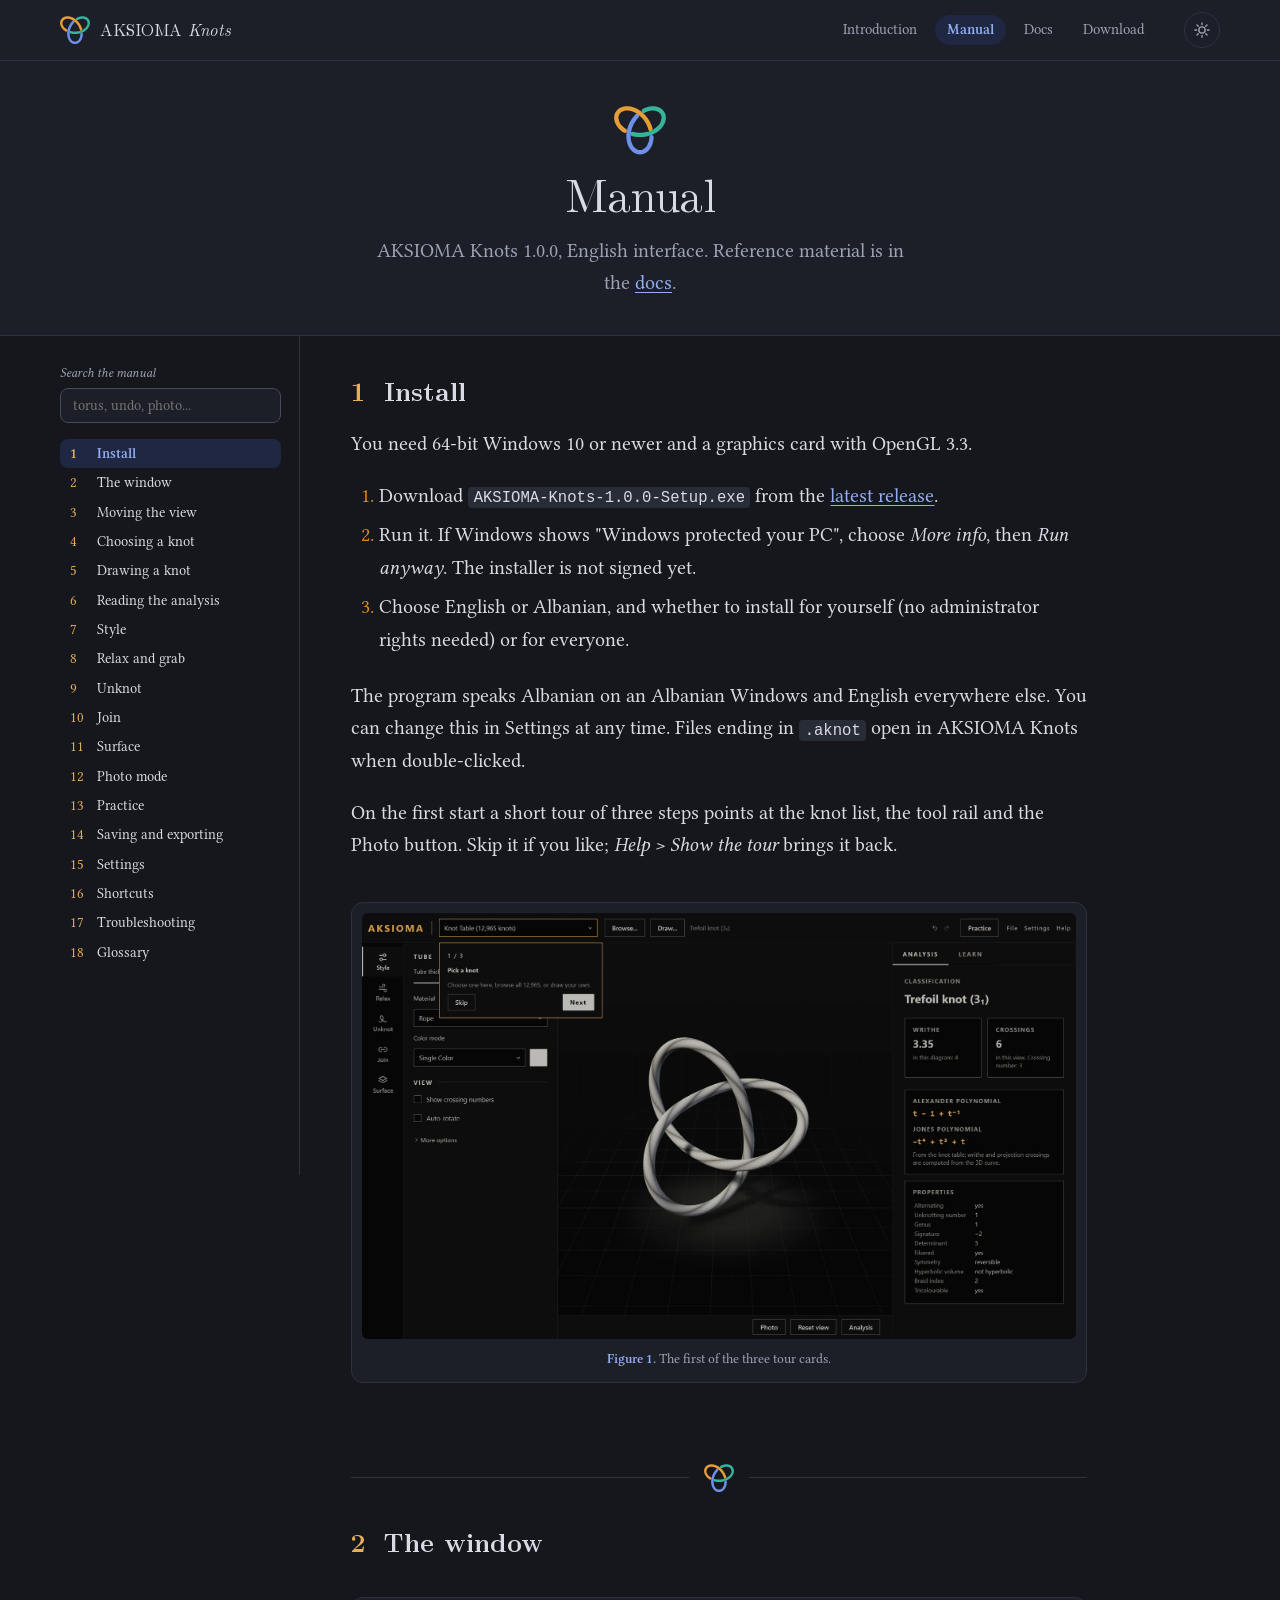
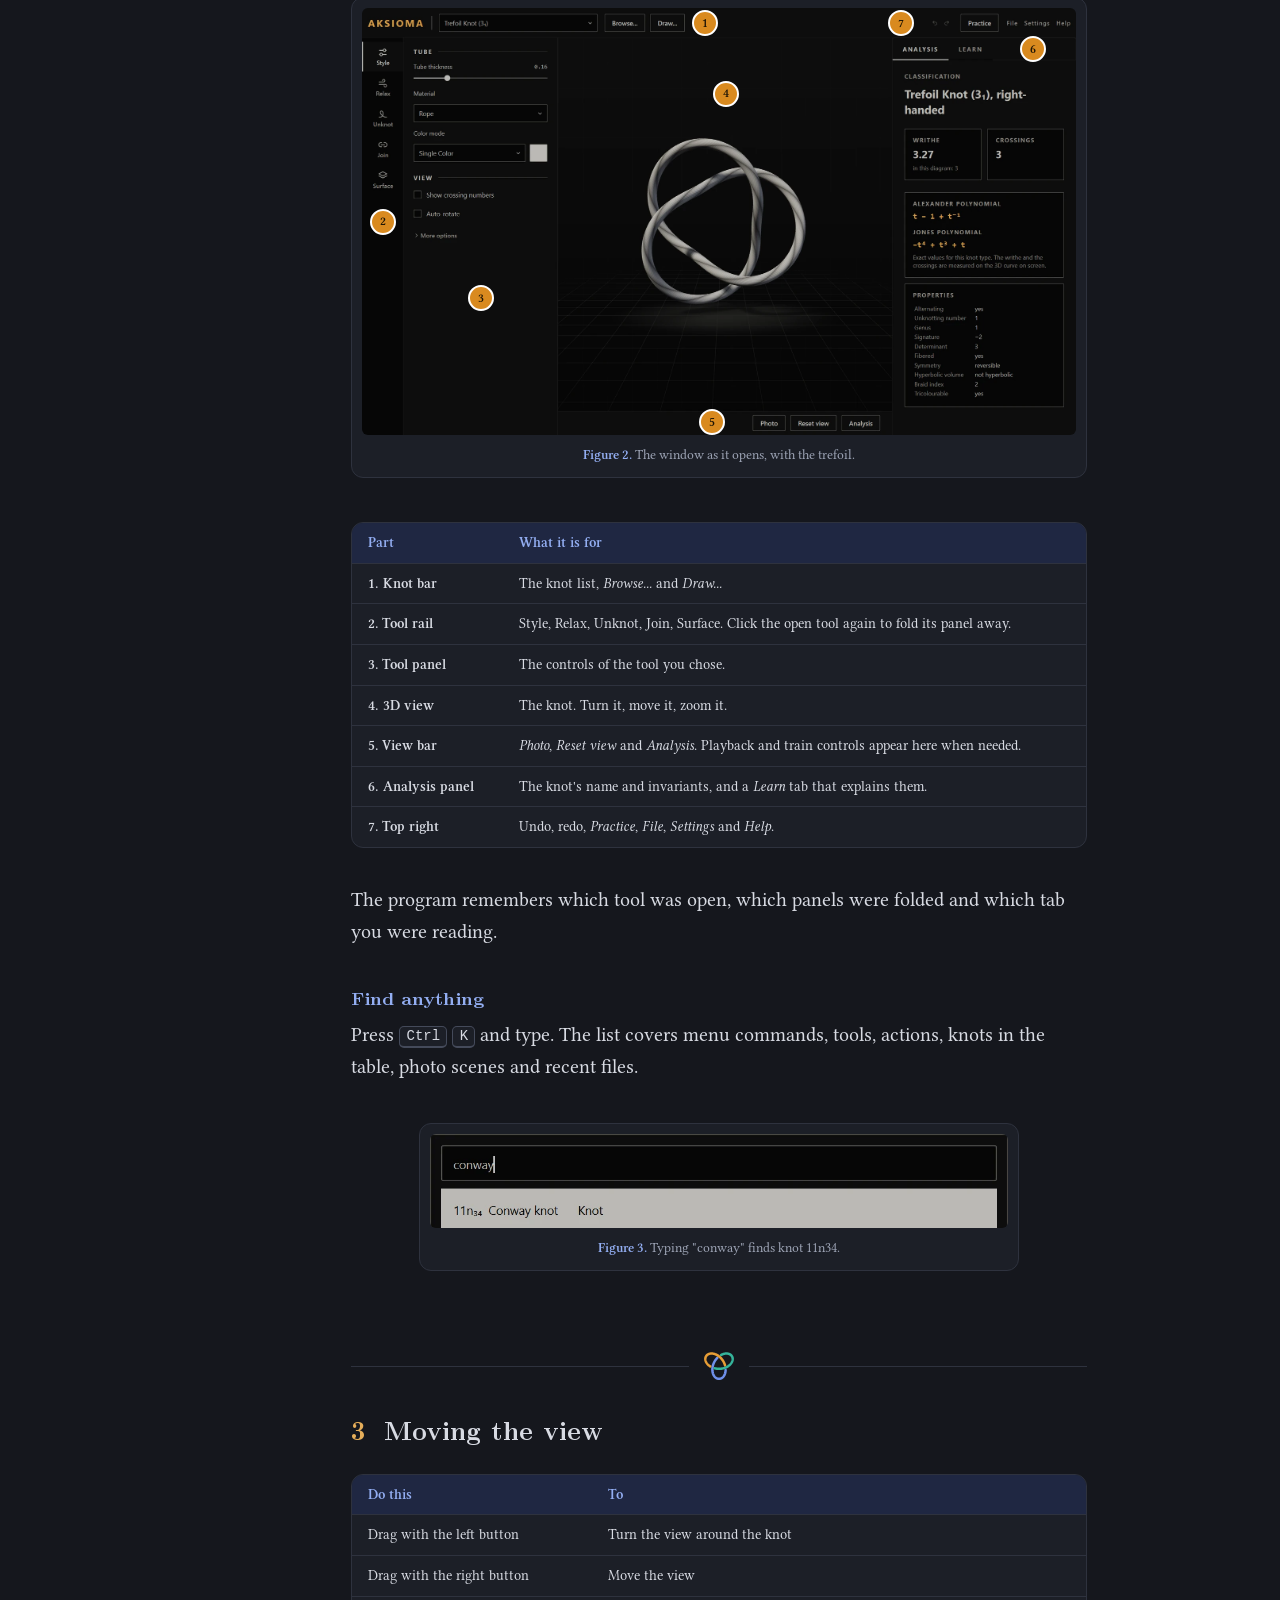
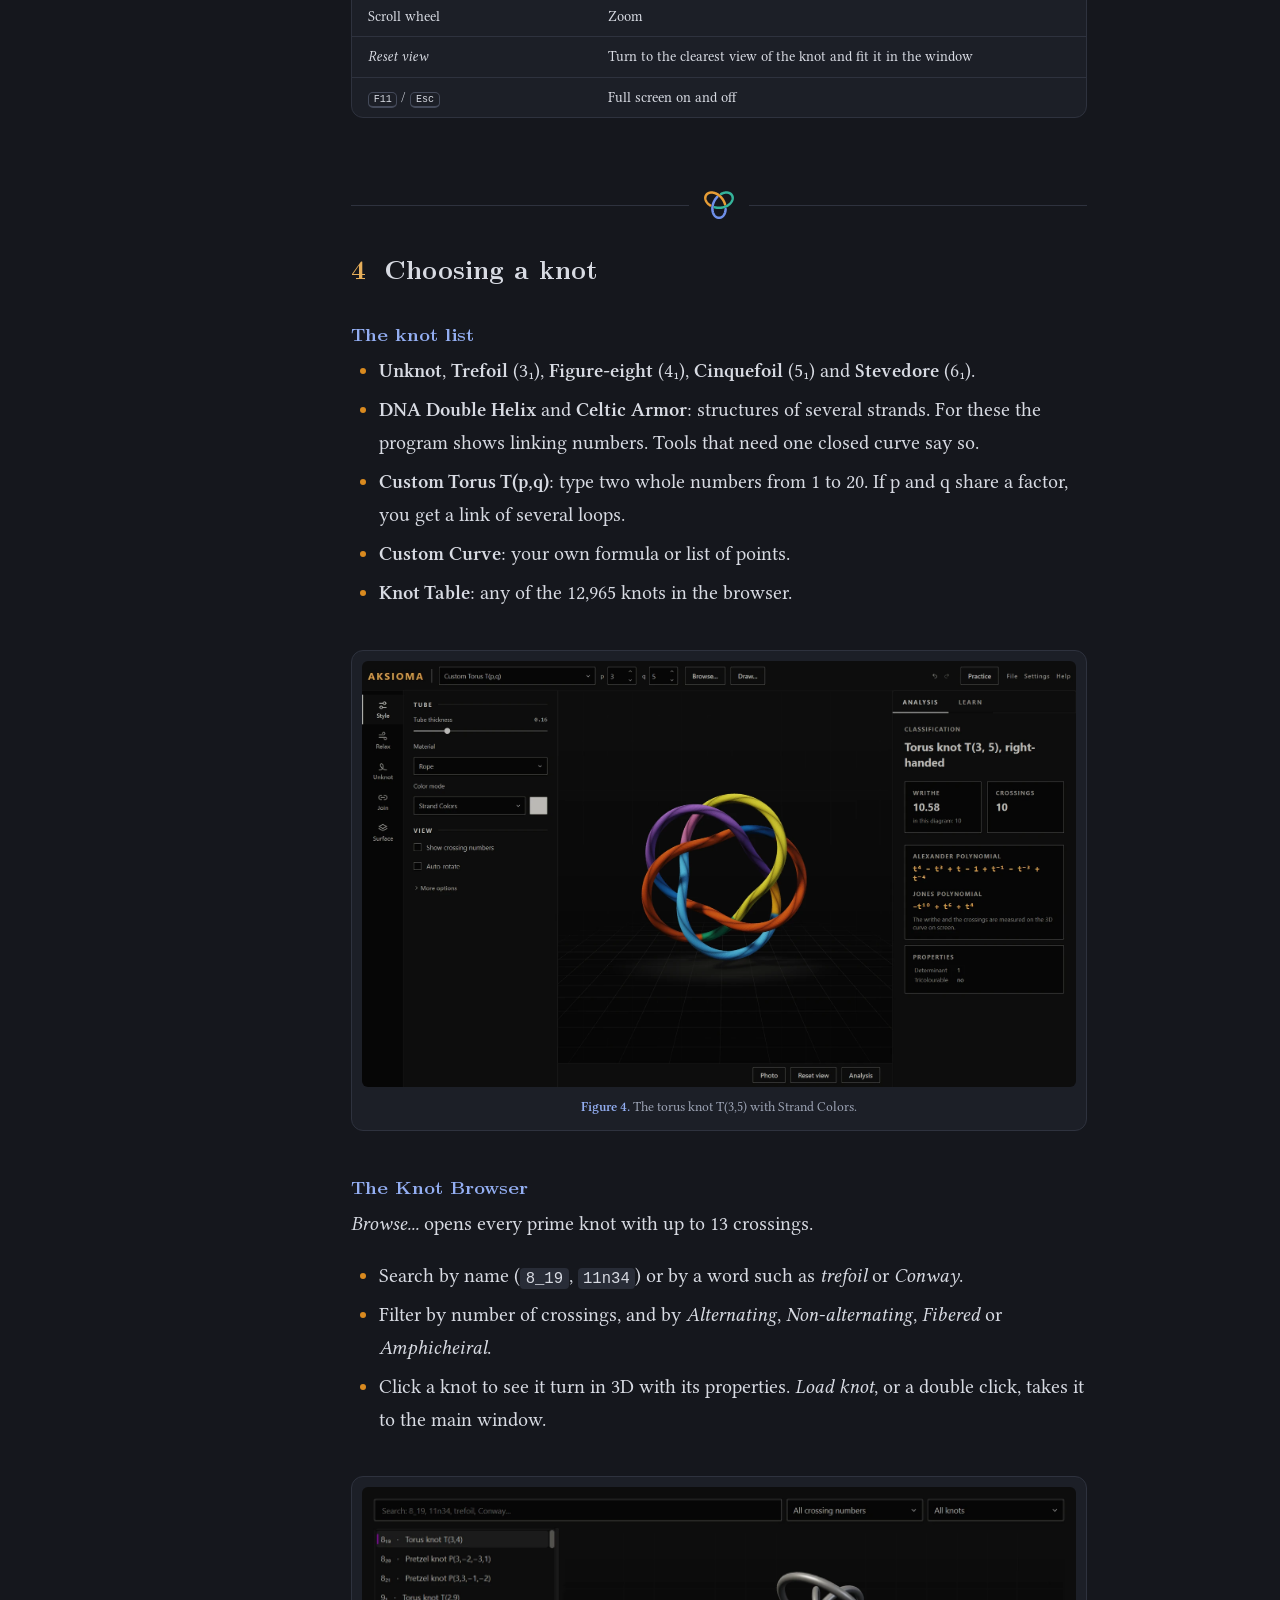
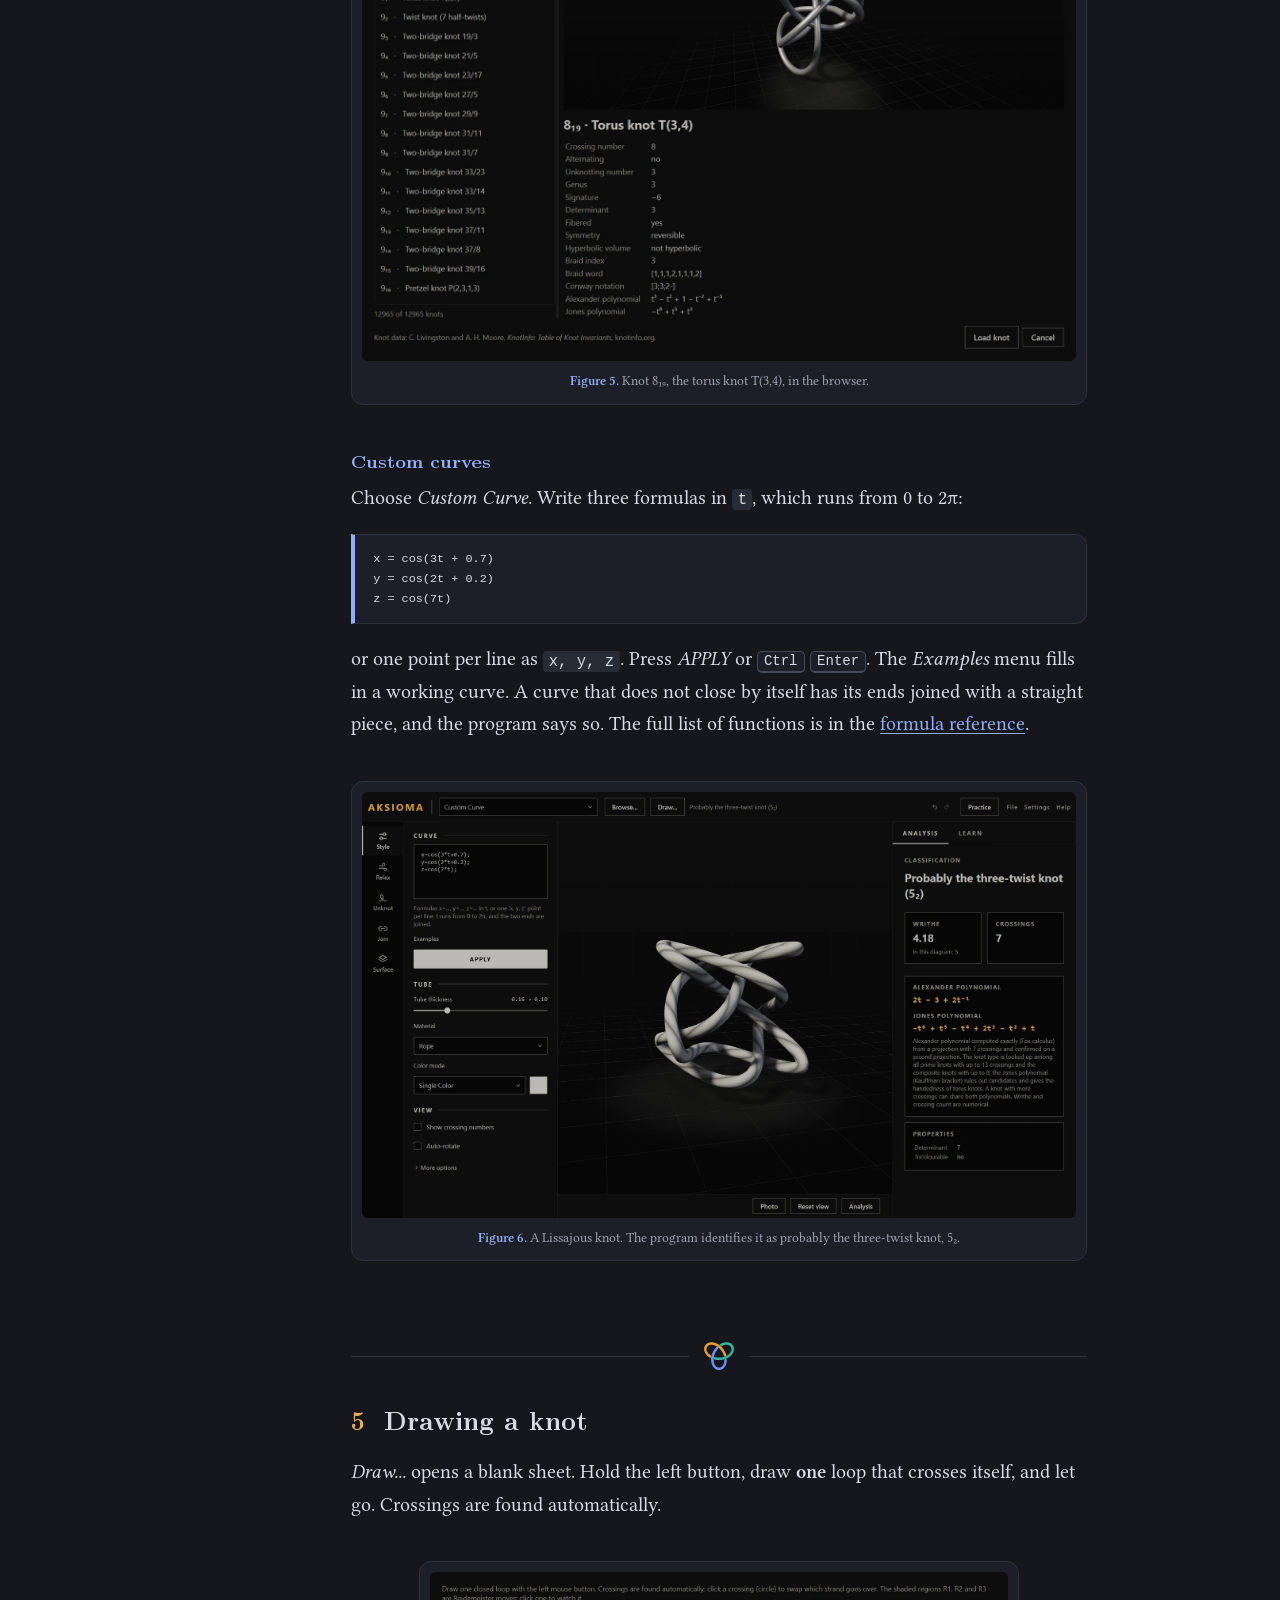
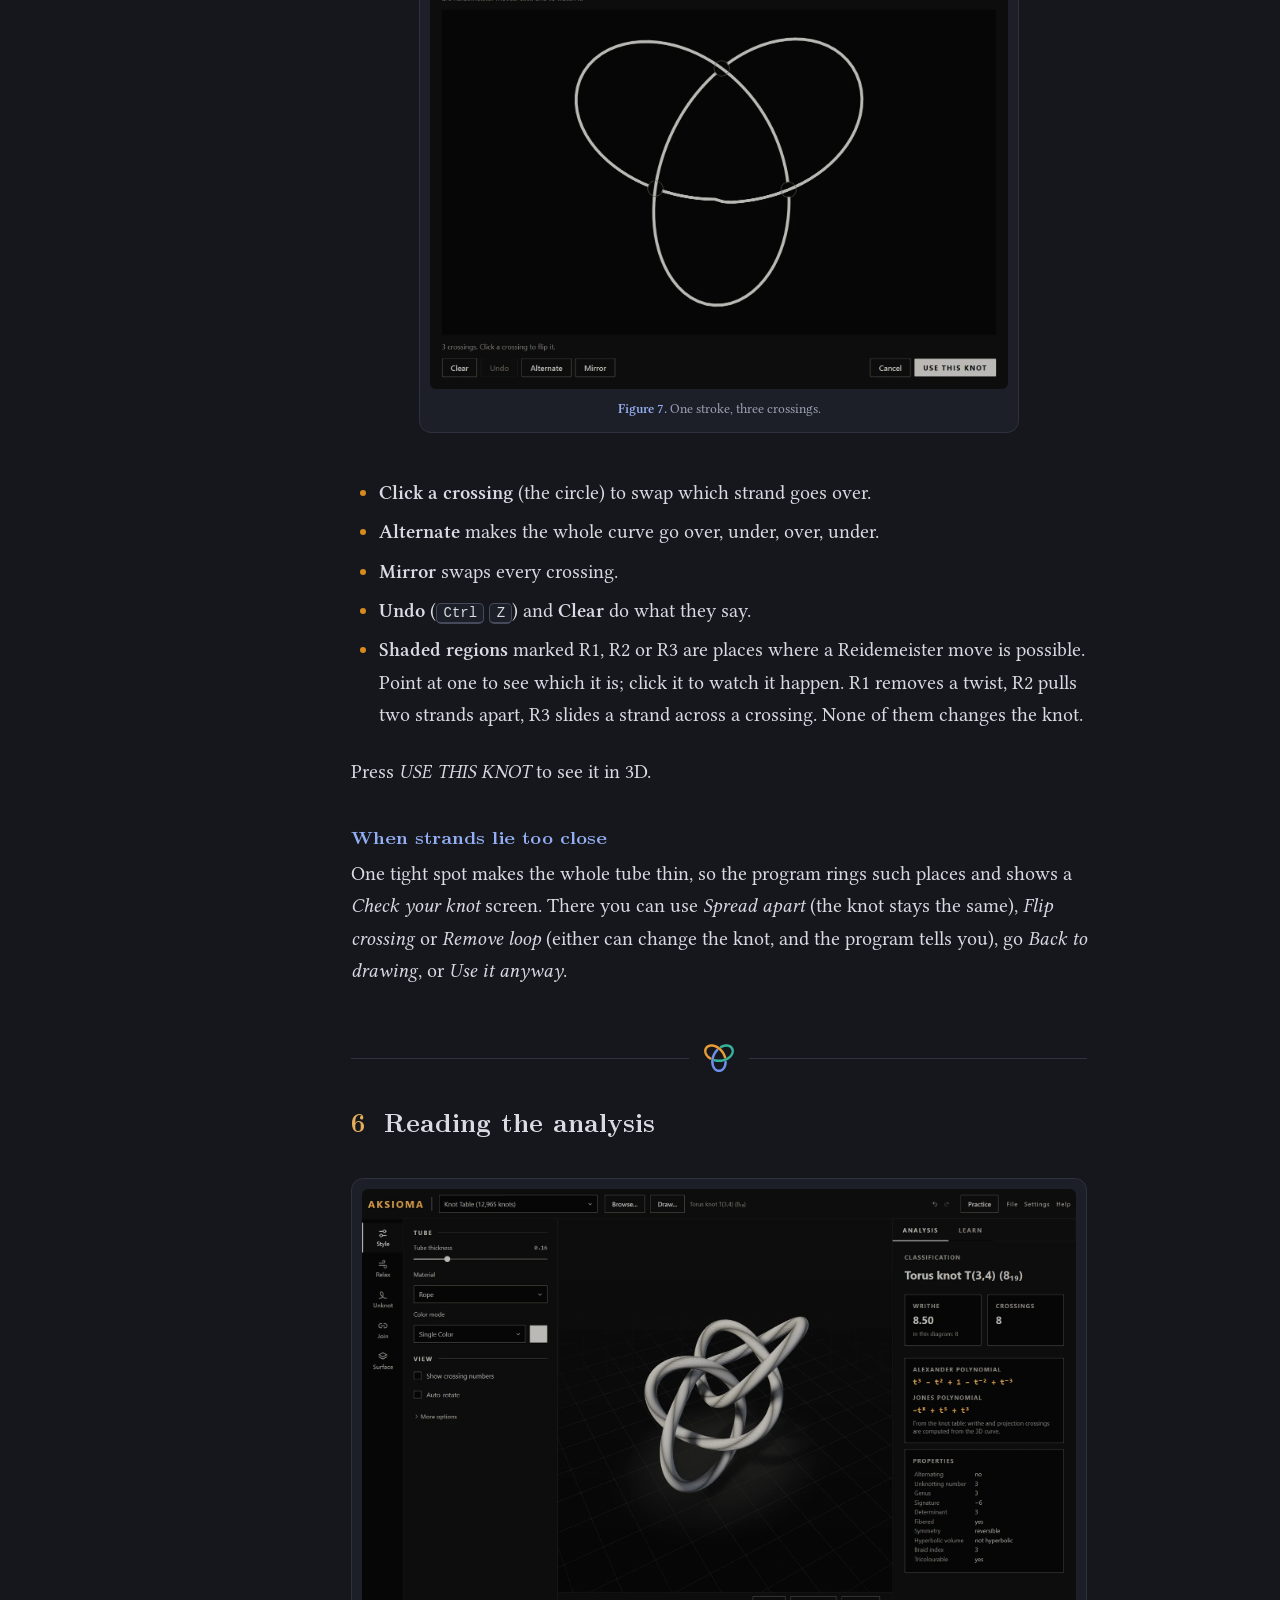
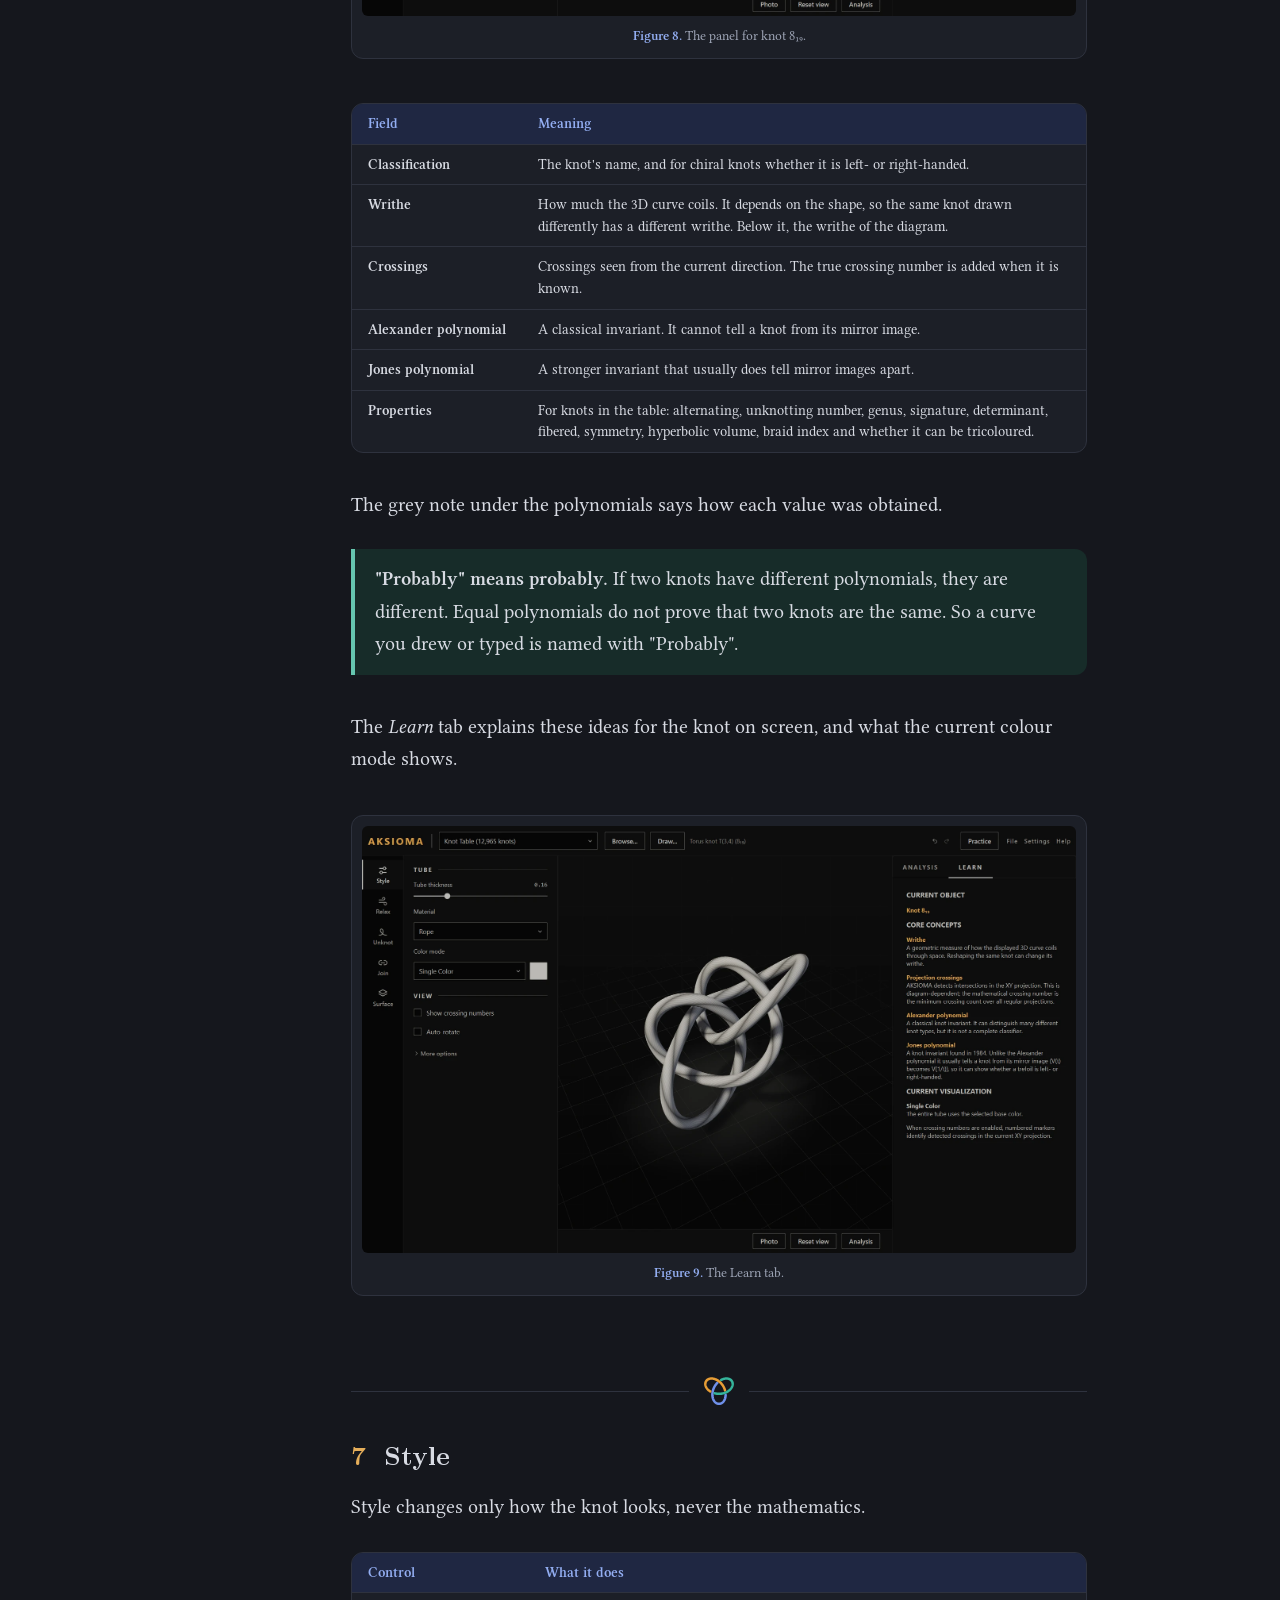
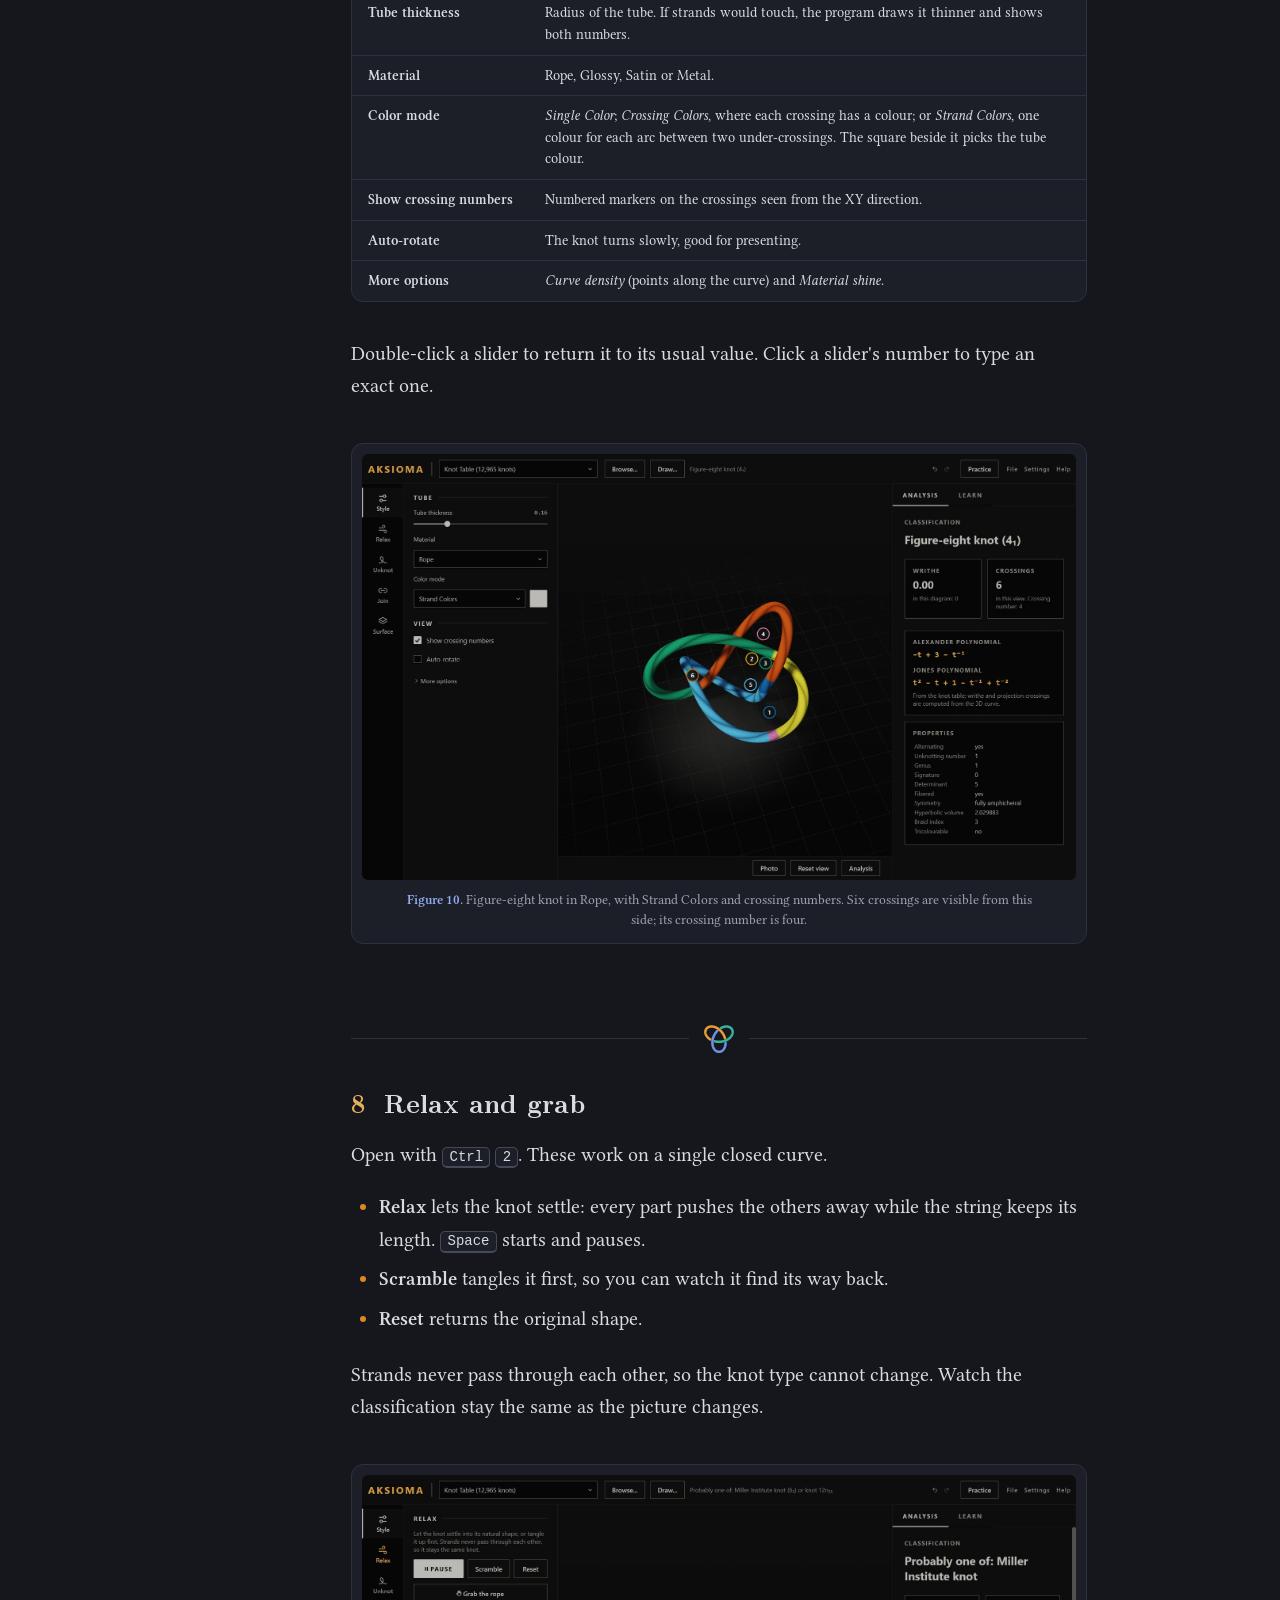
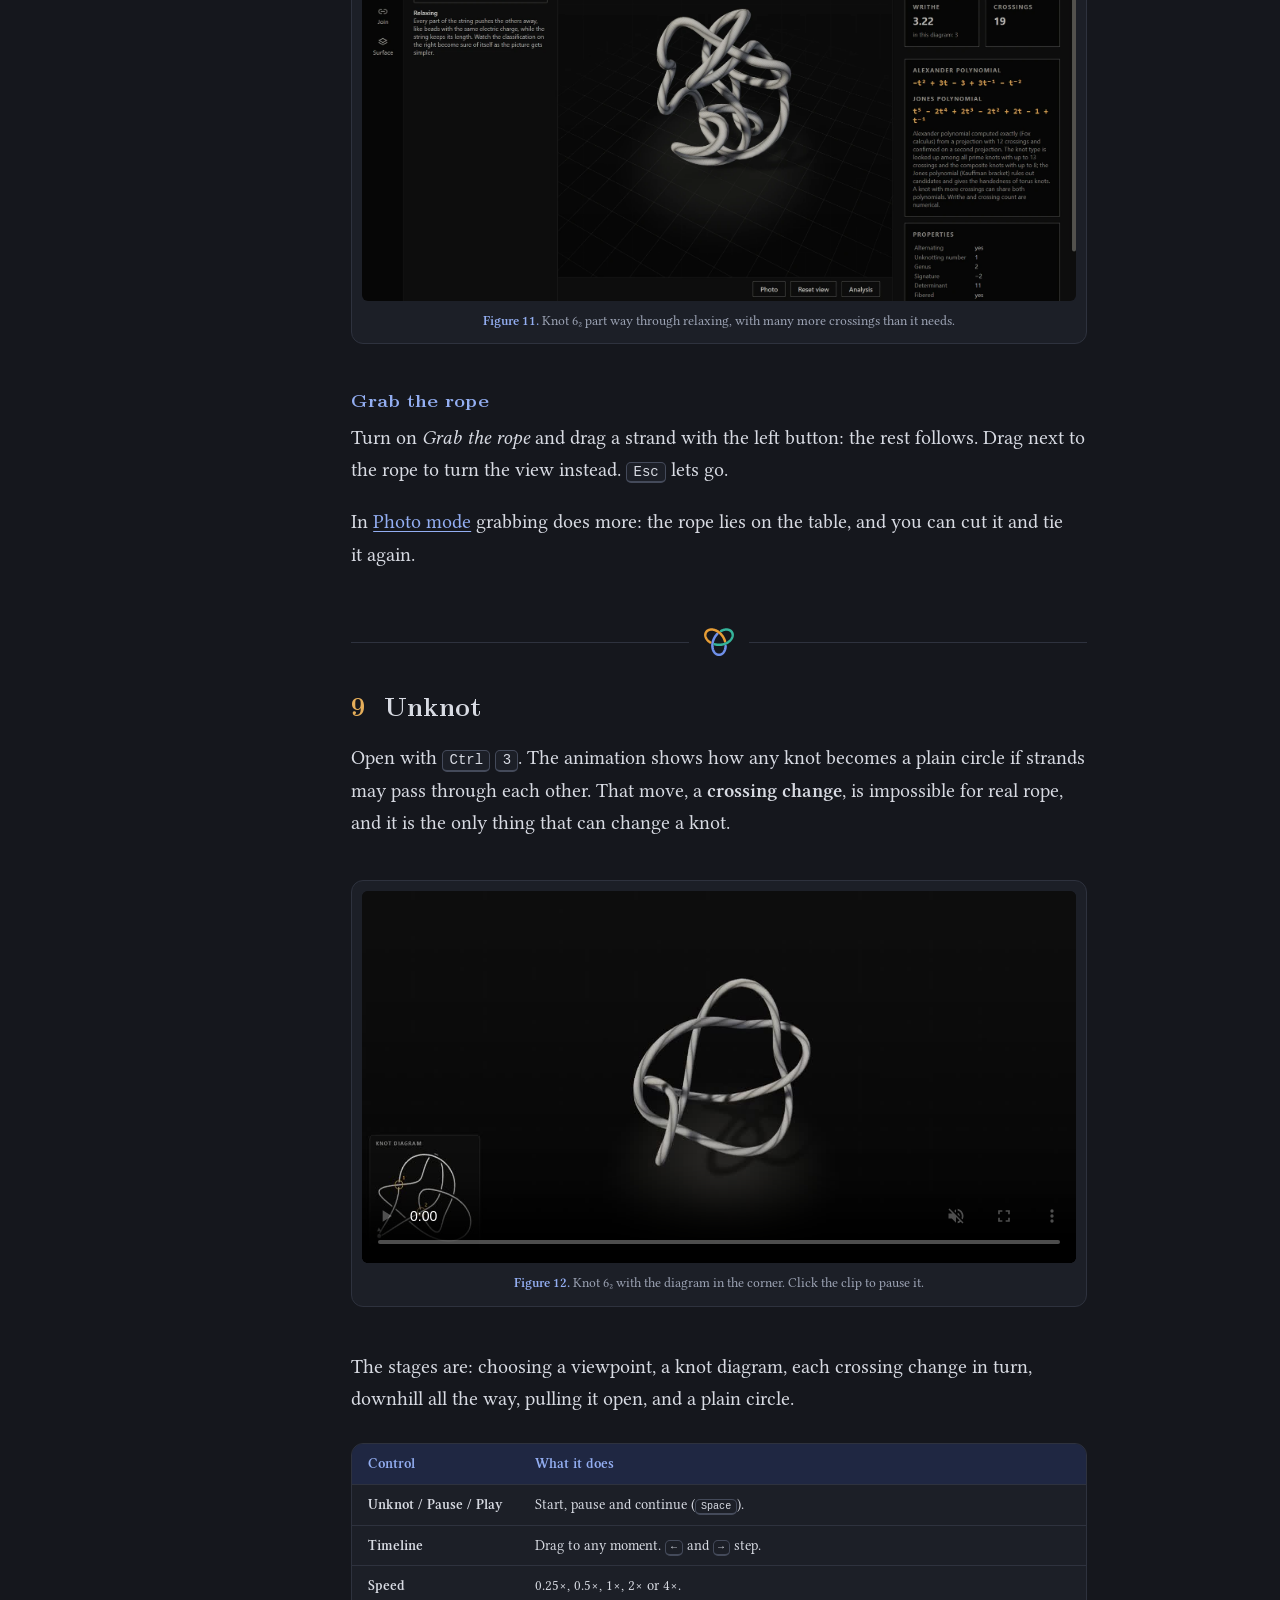
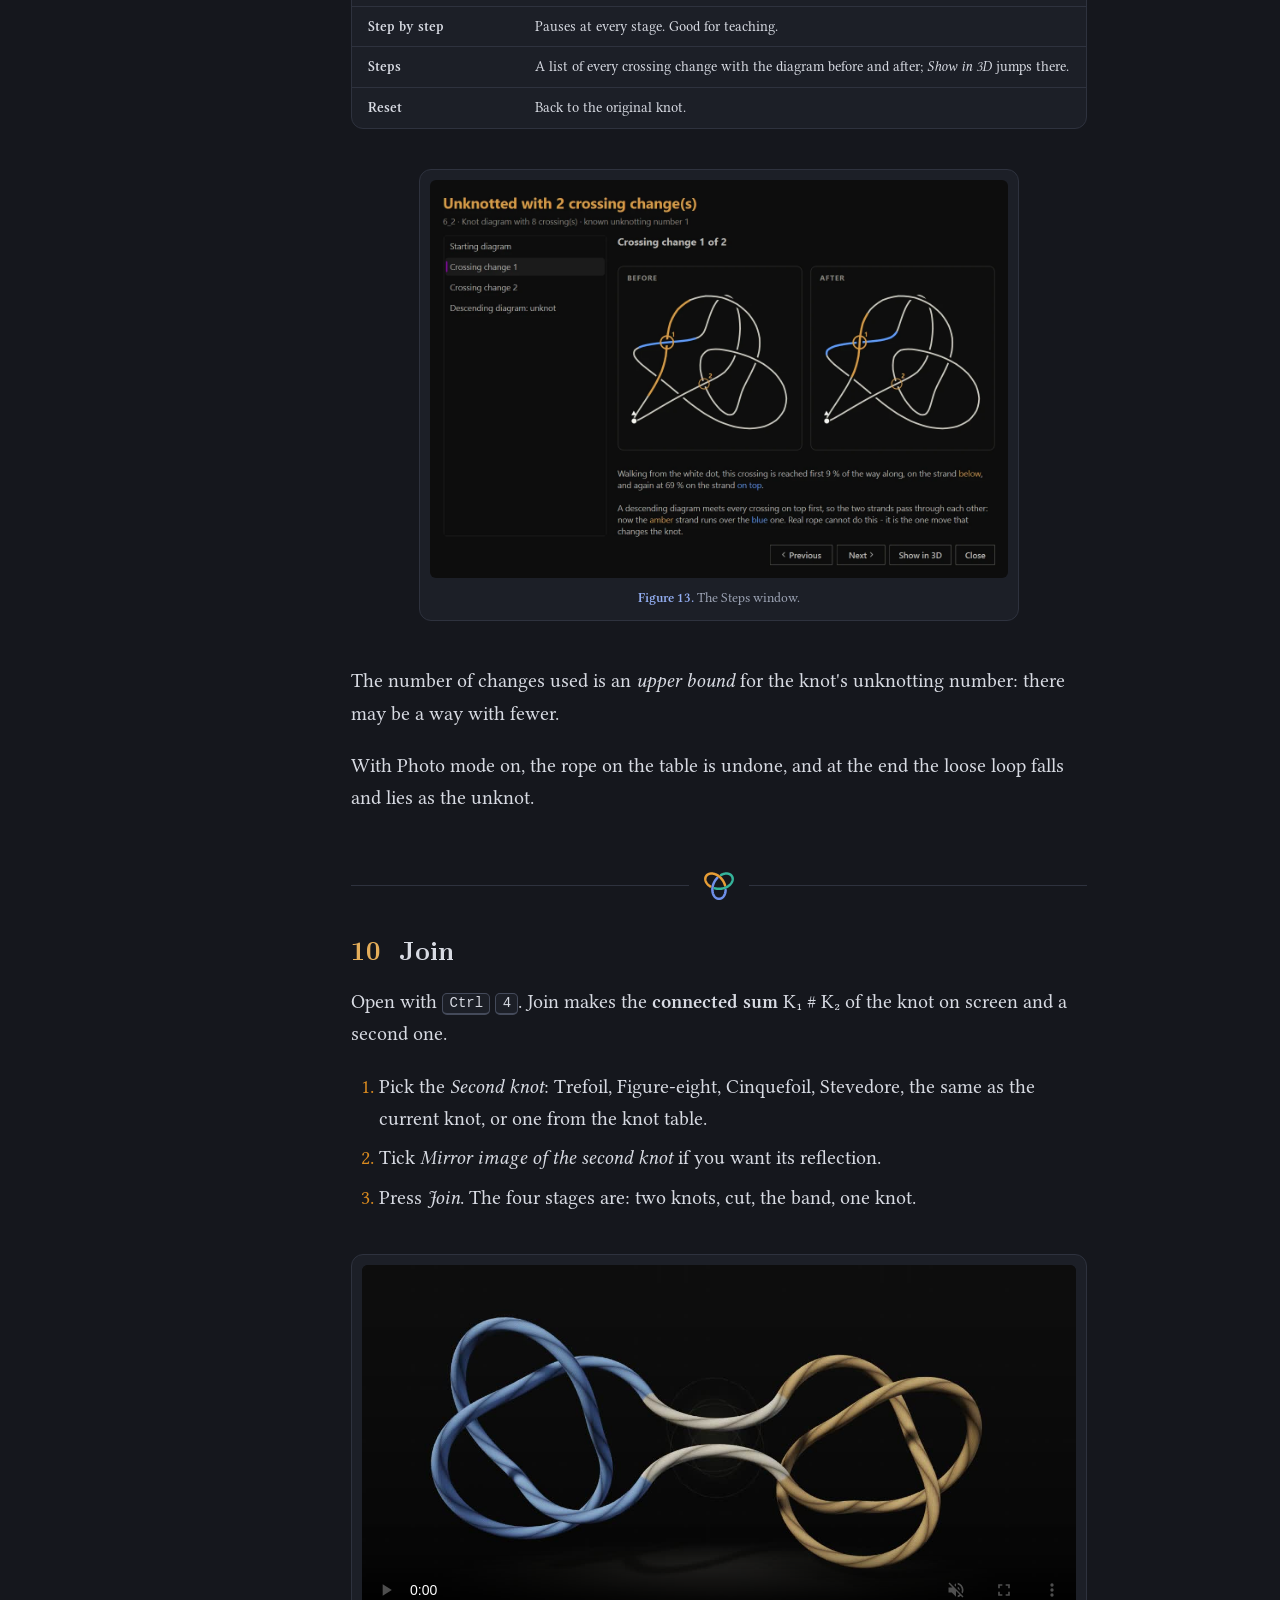
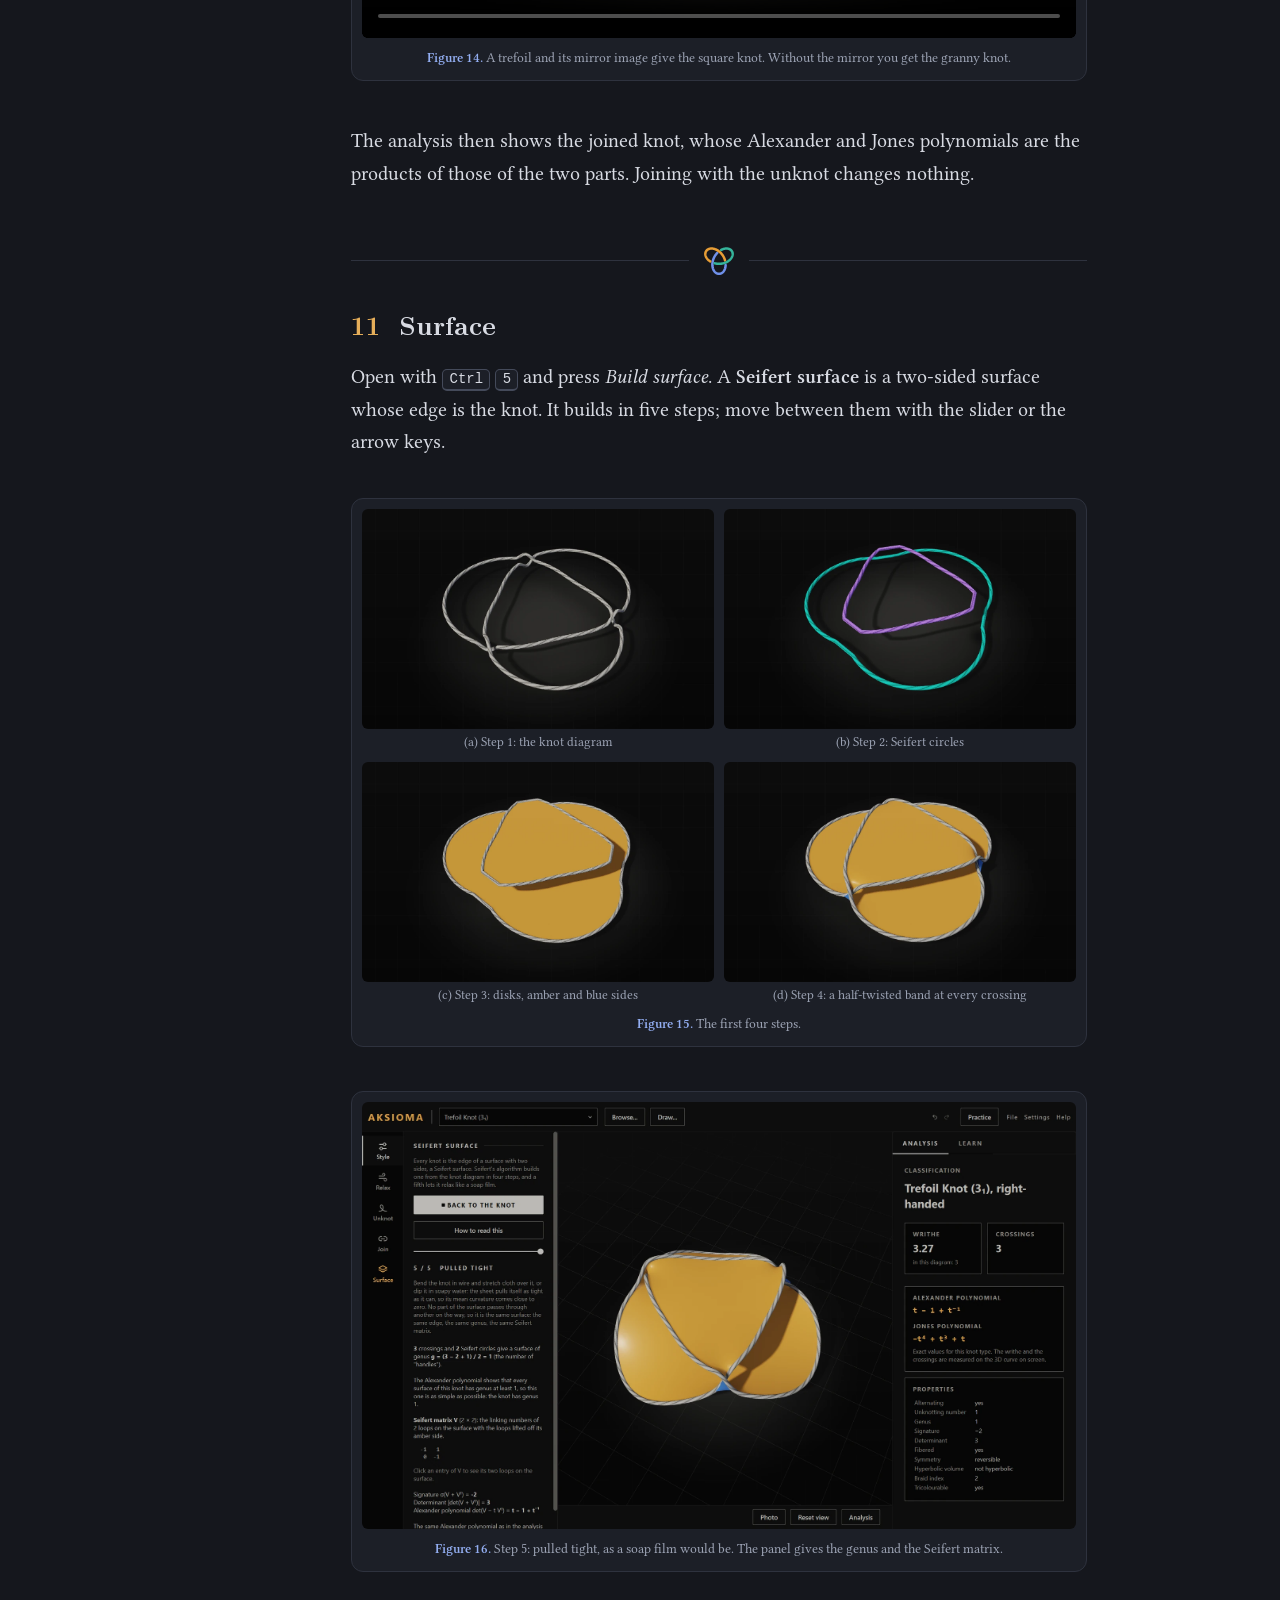
<file: knots/manual.html>
<!DOCTYPE html>
<html lang="en">
<head>
  <meta charset="UTF-8">
  <meta name="viewport" content="width=device-width, initial-scale=1">
  <title>Manual | AKSIOMA Knots</title>
  <meta name="description" content="The user manual of AKSIOMA Knots 1.0.0: every window, tool and shortcut, with pictures from the program.">
  <meta name="theme-color" content="#1c1f27">
  <script>
    // before anything is painted: dark unless the reader chose light
    try {
      if (localStorage.getItem('knots-theme') === 'light') document.documentElement.setAttribute('data-theme', 'light');
    } catch (e) { /* storage may be closed: stay dark */ }
  </script>
  <link rel="icon" href="assets/img/app-icon.png" type="image/png">
  <link rel="stylesheet" href="assets/css/knots.css">
</head>
<body>
  <a class="skip" href="#main">Skip to content</a>

  <header class="top">
    <div class="top-in">
      <a class="brand" href="knots.html"><svg class="mark" viewBox="10 12 180 172" aria-hidden="true" fill="none" stroke-width="15" stroke-linecap="round"><path stroke="#3557b7" d="M90.0 48.9L87.9 51.2L85.8 53.5L83.8 55.8L81.9 58.3L80.0 60.8L78.2 63.4L76.5 66.0L74.8 68.6L73.2 71.4L71.8 74.1L70.3 76.9L69.0 79.8L67.8 82.6L66.6 85.5L65.6 88.5L64.6 91.4L63.8 94.4L63.0 97.3L62.3 100.3L61.7 103.3L61.2 106.2L60.8 109.2L60.5 112.1L60.3 115.0L60.2 117.9L60.2 120.8L60.3 123.6L60.4 126.4L60.7 129.2L61.1 131.9L61.5 134.6L62.1 137.2L62.7 139.7L63.4 142.2L64.2 144.6L65.1 147.0L66.0 149.3L67.1 151.5L68.2 153.6L69.4 155.6L70.6 157.6L71.9 159.5L73.3 161.2L74.7 162.9L76.2 164.5L77.8 165.9L79.4 167.3L81.0 168.6L82.7 169.7L84.4 170.8L86.2 171.7L87.9 172.5L89.7 173.2L91.6 173.8L93.4 174.3L95.3 174.6L97.2 174.9L99.1 175.0L100.9 175.0L102.8 174.9L104.7 174.6L106.6 174.3L108.4 173.8L110.3 173.2L112.1 172.5L113.8 171.7L115.6 170.8L117.3 169.7L119.0 168.6L120.6 167.3L122.2 165.9L123.8 164.5L125.3 162.9L126.7 161.2L128.1 159.5L129.4 157.6L130.6 155.6L131.8 153.6L132.9 151.5L134.0 149.3L134.9 147.0L135.8 144.6L136.6 142.2L137.3 139.7L137.9 137.2L138.5 134.6L138.9 131.9L139.3 129.2L139.6 126.4L139.7 123.6L139.8 122.7"/><path stroke="#d98a1f" d="M136.2 94.4L135.4 91.4L134.4 88.5L133.4 85.5L132.2 82.6L131.0 79.8L129.7 76.9L128.2 74.1L126.8 71.4L125.2 68.6L123.5 66.0L121.8 63.4L120.0 60.8L118.1 58.3L116.2 55.8L114.2 53.5L112.1 51.2L110.0 48.9L107.8 46.8L105.6 44.7L103.3 42.7L101.0 40.8L98.7 39.0L96.3 37.3L93.8 35.6L91.4 34.1L88.9 32.6L86.4 31.3L83.9 30.0L81.4 28.9L78.8 27.8L76.3 26.9L73.8 26.1L71.3 25.3L68.7 24.7L66.2 24.2L63.8 23.8L61.3 23.4L58.9 23.2L56.5 23.1L54.1 23.1L51.8 23.2L49.6 23.5L47.3 23.8L45.2 24.2L43.1 24.7L41.0 25.3L39.0 26.0L37.1 26.8L35.3 27.6L33.5 28.6L31.8 29.7L30.2 30.8L28.7 32.0L27.3 33.3L26.0 34.7L24.7 36.1L23.6 37.6L22.5 39.2L21.6 40.8L20.8 42.5L20.0 44.3L19.4 46.1L18.9 47.9L18.5 49.8L18.2 51.7L18.0 53.6L17.9 55.6L18.0 57.6L18.1 59.7L18.4 61.7L18.8 63.8L19.3 65.9L19.9 67.9L20.6 70.0L21.5 72.1L22.4 74.2L23.5 76.2L24.7 78.3L26.0 80.3L27.4 82.3L28.8 84.2L30.4 86.2L32.2 88.1L34.0 89.9L35.8 91.8L37.8 93.5L39.9 95.3L42.1 96.9L44.3 98.5L46.7 100.1L47.5 100.6"/><path stroke="#1f8a78" d="M73.8 111.7L76.8 112.4L79.8 113.1L82.9 113.6L85.9 114.1L89.0 114.4L92.2 114.7L95.3 114.9L98.4 115.0L101.6 115.0L104.7 114.9L107.8 114.7L111.0 114.4L114.1 114.1L117.1 113.6L120.2 113.1L123.2 112.4L126.2 111.7L129.2 110.9L132.1 110.0L135.0 109.0L137.8 108.0L140.5 106.9L143.2 105.6L145.8 104.4L148.4 103.0L150.9 101.6L153.3 100.1L155.7 98.5L157.9 96.9L160.1 95.3L162.2 93.5L164.2 91.8L166.0 89.9L167.8 88.1L169.6 86.2L171.2 84.2L172.6 82.3L174.0 80.3L175.3 78.3L176.5 76.2L177.6 74.2L178.5 72.1L179.4 70.0L180.1 67.9L180.7 65.9L181.2 63.8L181.6 61.7L181.9 59.7L182.0 57.6L182.1 55.6L182.0 53.6L181.8 51.7L181.5 49.8L181.1 47.9L180.6 46.1L180.0 44.3L179.2 42.5L178.4 40.8L177.5 39.2L176.4 37.6L175.3 36.1L174.0 34.7L172.7 33.3L171.3 32.0L169.8 30.8L168.2 29.7L166.5 28.6L164.7 27.6L162.9 26.8L161.0 26.0L159.0 25.3L156.9 24.7L154.8 24.2L152.7 23.8L150.4 23.5L148.2 23.2L145.9 23.1L143.5 23.1L141.1 23.2L138.7 23.4L136.2 23.8L133.8 24.2L131.3 24.7L128.7 25.3L126.2 26.1L123.7 26.9L121.2 27.8L118.6 28.9L116.1 30.0L113.6 31.3L112.8 31.7"/></svg><span>AKSIOMA <i>Knots</i></span></a>
      <button class="menu-btn" type="button" aria-expanded="false" aria-controls="nav">Menu</button>
      <nav class="nav" id="nav" aria-label="Main">
        <a href="knots.html">Introduction</a>
        <a href="manual.html" aria-current="page">Manual</a>
        <a href="docs.html">Docs</a>
        <a href="knots.html#obtain">Download</a>
      </nav>
      <button class="theme-btn" type="button" hidden>
        <svg class="sun" viewBox="0 0 24 24" aria-hidden="true" fill="none" stroke="currentColor" stroke-width="1.8" stroke-linecap="round"><circle cx="12" cy="12" r="4.2"/><path d="M12 2.5v2.4M12 19.1v2.4M2.5 12h2.4M19.1 12h2.4M5.3 5.3 7 7M17 17l1.7 1.7M18.7 5.3 17 7M7 17l-1.7 1.7"/></svg>
        <svg class="moon" viewBox="0 0 24 24" aria-hidden="true" fill="none" stroke="currentColor" stroke-width="1.8" stroke-linejoin="round"><path d="M20 14.6A8.2 8.2 0 0 1 9.4 4a8.2 8.2 0 1 0 10.6 10.6Z"/></svg>
      </button>
    </div>
  </header>

  <div class="doc-title">
    <h1>Manual</h1>
    <p>AKSIOMA Knots 1.0.0, English interface. Reference material is in the <a href="docs.html">docs</a>.</p>
  </div>

  <div class="doc">
    <aside class="toc" aria-label="Contents">
      <button type="button" class="btn btn-small toc-toggle" aria-expanded="false">Contents</button>
      <div class="toc-body">
        <label for="q">Search the manual</label>
        <input id="q" type="search" placeholder="torus, undo, photo..." autocomplete="off">
        <p class="none" hidden>No section mentions that.</p>
        <ol>
          <li><a href="#install">Install</a></li>
          <li><a href="#window">The window</a></li>
          <li><a href="#view">Moving the view</a></li>
          <li><a href="#choose">Choosing a knot</a></li>
          <li><a href="#draw">Drawing a knot</a></li>
          <li><a href="#analysis">Reading the analysis</a></li>
          <li><a href="#style">Style</a></li>
          <li><a href="#relax">Relax and grab</a></li>
          <li><a href="#unknot">Unknot</a></li>
          <li><a href="#join">Join</a></li>
          <li><a href="#surface">Surface</a></li>
          <li><a href="#photo">Photo mode</a></li>
          <li><a href="#practice">Practice</a></li>
          <li><a href="#files">Saving and exporting</a></li>
          <li><a href="#settings">Settings</a></li>
          <li><a href="#shortcuts">Shortcuts</a></li>
          <li><a href="#trouble">Troubleshooting</a></li>
          <li><a href="#glossary">Glossary</a></li>
        </ol>
      </div>
    </aside>

    <main class="article" id="main">

      <section id="install">
        <h2>Install</h2>
        <p>You need 64-bit Windows 10 or newer and a graphics card with OpenGL 3.3.</p>
        <ol>
          <li>Download <code>AKSIOMA-Knots-1.0.0-Setup.exe</code> from the <a href="https://github.com/Albionn1/AKSIOMA-Knots/releases/latest" rel="noopener">latest release</a>.</li>
          <li>Run it. If Windows shows "Windows protected your PC", choose <em>More info</em>, then <em>Run anyway</em>. The installer is not signed yet.</li>
          <li>Choose English or Albanian, and whether to install for yourself (no administrator rights needed) or for everyone.</li>
        </ol>
        <p>The program speaks Albanian on an Albanian Windows and English everywhere else. You can change this in Settings at any time. Files ending in <code>.aknot</code> open in AKSIOMA Knots when double-clicked.</p>
        <p>On the first start a short tour of three steps points at the knot list, the tool rail and the Photo button. Skip it if you like; <em>Help &gt; Show the tour</em> brings it back.</p>
        <figure class="fig">
          <img class="zoom" src="assets/img/ui-tour.webp" width="1800" height="1075" alt="The first step of the tour, titled Pick a knot, under the knot list" loading="lazy">
          <figcaption>The first of the three tour cards.</figcaption>
        </figure>
      </section>

      <section id="window">
        <h2>The window</h2>
        <figure class="fig">
          <div class="map">
            <img class="zoom" src="assets/img/ui-main.webp" width="1800" height="1075" alt="The main window with the trefoil loaded">
            <span class="pin" style="left:48%;top:3.5%" aria-hidden="true">1</span>
            <span class="pin" style="left:2.9%;top:50%" aria-hidden="true">2</span>
            <span class="pin" style="left:16.6%;top:68%" aria-hidden="true">3</span>
            <span class="pin" style="left:51%;top:20%" aria-hidden="true">4</span>
            <span class="pin" style="left:49%;top:97%" aria-hidden="true">5</span>
            <span class="pin" style="left:94%;top:9.6%" aria-hidden="true">6</span>
            <span class="pin" style="left:75.5%;top:3.5%" aria-hidden="true">7</span>
          </div>
          <figcaption>The window as it opens, with the trefoil.</figcaption>
        </figure>
        <div class="table-wrap">
          <table class="wrap-first">
            <tr><th>Part</th><th>What it is for</th></tr>
            <tr><td><strong>1. Knot bar</strong></td><td>The knot list, <em>Browse...</em> and <em>Draw...</em></td></tr>
            <tr><td><strong>2. Tool rail</strong></td><td>Style, Relax, Unknot, Join, Surface. Click the open tool again to fold its panel away.</td></tr>
            <tr><td><strong>3. Tool panel</strong></td><td>The controls of the tool you chose.</td></tr>
            <tr><td><strong>4. 3D view</strong></td><td>The knot. Turn it, move it, zoom it.</td></tr>
            <tr><td><strong>5. View bar</strong></td><td><em>Photo</em>, <em>Reset view</em> and <em>Analysis</em>. Playback and train controls appear here when needed.</td></tr>
            <tr><td><strong>6. Analysis panel</strong></td><td>The knot's name and invariants, and a <em>Learn</em> tab that explains them.</td></tr>
            <tr><td><strong>7. Top right</strong></td><td>Undo, redo, <em>Practice</em>, <em>File</em>, <em>Settings</em> and <em>Help</em>.</td></tr>
          </table>
        </div>
        <p>The program remembers which tool was open, which panels were folded and which tab you were reading.</p>
        <h3>Find anything</h3>
        <p>Press <kbd>Ctrl</kbd> <kbd>K</kbd> and type. The list covers menu commands, tools, actions, knots in the table, photo scenes and recent files.</p>
        <figure class="fig fig-mid">
          <img class="zoom" src="assets/img/ui-palette.webp" width="930" height="150" alt="The search box with the word conway typed and the Conway knot 11n34 found" loading="lazy">
          <figcaption>Typing "conway" finds knot 11n34.</figcaption>
        </figure>
      </section>

      <section id="view">
        <h2>Moving the view</h2>
        <div class="table-wrap">
          <table>
            <tr><th>Do this</th><th>To</th></tr>
            <tr><td>Drag with the left button</td><td>Turn the view around the knot</td></tr>
            <tr><td>Drag with the right button</td><td>Move the view</td></tr>
            <tr><td>Scroll wheel</td><td>Zoom</td></tr>
            <tr><td><em>Reset view</em></td><td>Turn to the clearest view of the knot and fit it in the window</td></tr>
            <tr><td><kbd>F11</kbd> / <kbd>Esc</kbd></td><td>Full screen on and off</td></tr>
          </table>
        </div>
      </section>

      <section id="choose">
        <h2>Choosing a knot</h2>
        <h3>The knot list</h3>
        <ul>
          <li><strong>Unknot</strong>, <strong>Trefoil</strong> (3₁), <strong>Figure-eight</strong> (4₁), <strong>Cinquefoil</strong> (5₁) and <strong>Stevedore</strong> (6₁).</li>
          <li><strong>DNA Double Helix</strong> and <strong>Celtic Armor</strong>: structures of several strands. For these the program shows linking numbers. Tools that need one closed curve say so.</li>
          <li><strong>Custom Torus T(p,q)</strong>: type two whole numbers from 1 to 20. If p and q share a factor, you get a link of several loops.</li>
          <li><strong>Custom Curve</strong>: your own formula or list of points.</li>
          <li><strong>Knot Table</strong>: any of the 12,965 knots in the browser.</li>
        </ul>
        <figure class="fig">
          <img class="zoom" src="assets/img/ui-torus.webp" width="1800" height="1075" alt="The torus knot T(3,5) drawn with strand colours" loading="lazy">
          <figcaption>The torus knot T(3,5) with Strand Colors.</figcaption>
        </figure>

        <h3>The Knot Browser</h3>
        <p><em>Browse...</em> opens every prime knot with up to 13 crossings.</p>
        <ul>
          <li>Search by name (<code>8_19</code>, <code>11n34</code>) or by a word such as <em>trefoil</em> or <em>Conway</em>.</li>
          <li>Filter by number of crossings, and by <em>Alternating</em>, <em>Non-alternating</em>, <em>Fibered</em> or <em>Amphicheiral</em>.</li>
          <li>Click a knot to see it turn in 3D with its properties. <em>Load knot</em>, or a double click, takes it to the main window.</li>
        </ul>
        <figure class="fig">
          <img class="zoom" src="assets/img/ui-browser.webp" width="1500" height="996" alt="The Knot Browser showing knot 8₁₉" loading="lazy">
          <figcaption>Knot 8₁₉, the torus knot T(3,4), in the browser.</figcaption>
        </figure>

        <h3>Custom curves</h3>
        <p>Choose <em>Custom Curve</em>. Write three formulas in <code>t</code>, which runs from 0 to 2π:</p>
<pre><code>x = cos(3t + 0.7)
y = cos(2t + 0.2)
z = cos(7t)</code></pre>
        <p>or one point per line as <code>x, y, z</code>. Press <em>APPLY</em> or <kbd>Ctrl</kbd> <kbd>Enter</kbd>. The <em>Examples</em> menu fills in a working curve. A curve that does not close by itself has its ends joined with a straight piece, and the program says so. The full list of functions is in the <a href="docs.html#formulas">formula reference</a>.</p>
        <figure class="fig">
          <img class="zoom" src="assets/img/ui-custom.webp" width="1800" height="1075" alt="A Lissajous knot typed as three formulas, identified as probably the three-twist knot" loading="lazy">
          <figcaption>A Lissajous knot. The program identifies it as probably the three-twist knot, 5₂.</figcaption>
        </figure>
      </section>

      <section id="draw">
        <h2>Drawing a knot</h2>
        <p><em>Draw...</em> opens a blank sheet. Hold the left button, draw <strong>one</strong> loop that crosses itself, and let go. Crossings are found automatically.</p>
        <figure class="fig fig-mid">
          <img class="zoom" src="assets/img/ui-draw.webp" width="1470" height="1061" alt="A loop with three crossings in the drawing window" loading="lazy">
          <figcaption>One stroke, three crossings.</figcaption>
        </figure>
        <ul>
          <li><strong>Click a crossing</strong> (the circle) to swap which strand goes over.</li>
          <li><strong>Alternate</strong> makes the whole curve go over, under, over, under.</li>
          <li><strong>Mirror</strong> swaps every crossing.</li>
          <li><strong>Undo</strong> (<kbd>Ctrl</kbd> <kbd>Z</kbd>) and <strong>Clear</strong> do what they say.</li>
          <li><strong>Shaded regions</strong> marked R1, R2 or R3 are places where a Reidemeister move is possible. Point at one to see which it is; click it to watch it happen. R1 removes a twist, R2 pulls two strands apart, R3 slides a strand across a crossing. None of them changes the knot.</li>
        </ul>
        <p>Press <em>USE THIS KNOT</em> to see it in 3D.</p>
        <h3>When strands lie too close</h3>
        <p>One tight spot makes the whole tube thin, so the program rings such places and shows a <em>Check your knot</em> screen. There you can use <em>Spread apart</em> (the knot stays the same), <em>Flip crossing</em> or <em>Remove loop</em> (either can change the knot, and the program tells you), go <em>Back to drawing</em>, or <em>Use it anyway</em>.</p>
      </section>

      <section id="analysis">
        <h2>Reading the analysis</h2>
        <figure class="fig">
          <img class="zoom" src="assets/img/ui-analysis.webp" width="1800" height="1075" alt="The analysis panel for the torus knot 8₁₉" loading="lazy">
          <figcaption>The panel for knot 8₁₉.</figcaption>
        </figure>
        <div class="table-wrap">
          <table>
            <tr><th>Field</th><th>Meaning</th></tr>
            <tr><td><strong>Classification</strong></td><td>The knot's name, and for chiral knots whether it is left- or right-handed.</td></tr>
            <tr><td><strong>Writhe</strong></td><td>How much the 3D curve coils. It depends on the shape, so the same knot drawn differently has a different writhe. Below it, the writhe of the diagram.</td></tr>
            <tr><td><strong>Crossings</strong></td><td>Crossings seen from the current direction. The true crossing number is added when it is known.</td></tr>
            <tr><td><strong>Alexander polynomial</strong></td><td>A classical invariant. It cannot tell a knot from its mirror image.</td></tr>
            <tr><td><strong>Jones polynomial</strong></td><td>A stronger invariant that usually does tell mirror images apart.</td></tr>
            <tr><td><strong>Properties</strong></td><td>For knots in the table: alternating, unknotting number, genus, signature, determinant, fibered, symmetry, hyperbolic volume, braid index and whether it can be tricoloured.</td></tr>
          </table>
        </div>
        <p>The grey note under the polynomials says how each value was obtained.</p>
        <div class="note">
          <p><strong>"Probably" means probably.</strong> If two knots have different polynomials, they are different. Equal polynomials do not prove that two knots are the same. So a curve you drew or typed is named with "Probably".</p>
        </div>
        <p>The <em>Learn</em> tab explains these ideas for the knot on screen, and what the current colour mode shows.</p>
        <figure class="fig">
          <img class="zoom" src="assets/img/ui-learn.webp" width="1800" height="1075" alt="The Learn tab explaining writhe, projection crossings and the polynomials" loading="lazy">
          <figcaption>The Learn tab.</figcaption>
        </figure>
      </section>

      <section id="style">
        <h2>Style</h2>
        <p>Style changes only how the knot looks, never the mathematics.</p>
        <div class="table-wrap">
          <table>
            <tr><th>Control</th><th>What it does</th></tr>
            <tr><td><strong>Tube thickness</strong></td><td>Radius of the tube. If strands would touch, the program draws it thinner and shows both numbers.</td></tr>
            <tr><td><strong>Material</strong></td><td>Rope, Glossy, Satin or Metal.</td></tr>
            <tr><td><strong>Color mode</strong></td><td><em>Single Color</em>; <em>Crossing Colors</em>, where each crossing has a colour; or <em>Strand Colors</em>, one colour for each arc between two under-crossings. The square beside it picks the tube colour.</td></tr>
            <tr><td><strong>Show crossing numbers</strong></td><td>Numbered markers on the crossings seen from the XY direction.</td></tr>
            <tr><td><strong>Auto-rotate</strong></td><td>The knot turns slowly, good for presenting.</td></tr>
            <tr><td><strong>More options</strong></td><td><em>Curve density</em> (points along the curve) and <em>Material shine</em>.</td></tr>
          </table>
        </div>
        <p>Double-click a slider to return it to its usual value. Click a slider's number to type an exact one.</p>
        <figure class="fig">
          <img class="zoom" src="assets/img/ui-crossings.webp" width="1800" height="1075" alt="The figure-eight knot with strand colours and six numbered crossings" loading="lazy">
          <figcaption>Figure-eight knot in Rope, with Strand Colors and crossing numbers. Six crossings are visible from this side; its crossing number is four.</figcaption>
        </figure>
      </section>

      <section id="relax">
        <h2>Relax and grab</h2>
        <p>Open with <kbd>Ctrl</kbd> <kbd>2</kbd>. These work on a single closed curve.</p>
        <ul>
          <li><strong>Relax</strong> lets the knot settle: every part pushes the others away while the string keeps its length. <kbd>Space</kbd> starts and pauses.</li>
          <li><strong>Scramble</strong> tangles it first, so you can watch it find its way back.</li>
          <li><strong>Reset</strong> returns the original shape.</li>
        </ul>
        <p>Strands never pass through each other, so the knot type cannot change. Watch the classification stay the same as the picture changes.</p>
        <figure class="fig">
          <img class="zoom" src="assets/img/ui-relax.webp" width="1800" height="1075" alt="A scrambled knot in the middle of relaxing" loading="lazy">
          <figcaption>Knot 6₂ part way through relaxing, with many more crossings than it needs.</figcaption>
        </figure>
        <h3>Grab the rope</h3>
        <p>Turn on <em>Grab the rope</em> and drag a strand with the left button: the rest follows. Drag next to the rope to turn the view instead. <kbd>Esc</kbd> lets go.</p>
        <p>In <a href="#photo">Photo mode</a> grabbing does more: the rope lies on the table, and you can cut it and tie it again.</p>
      </section>

      <section id="unknot">
        <h2>Unknot</h2>
        <p>Open with <kbd>Ctrl</kbd> <kbd>3</kbd>. The animation shows how any knot becomes a plain circle if strands may pass through each other. That move, a <strong>crossing change</strong>, is impossible for real rope, and it is the only thing that can change a knot.</p>
        <figure class="fig">
          <video data-clip muted loop playsinline preload="metadata" poster="assets/video/unknot.jpg" src="assets/video/unknot.mp4" aria-label="The unknotting animation of knot 6₂"></video>
          <figcaption>Knot 6₂ with the diagram in the corner. Click the clip to pause it.</figcaption>
        </figure>
        <p>The stages are: choosing a viewpoint, a knot diagram, each crossing change in turn, downhill all the way, pulling it open, and a plain circle.</p>
        <div class="table-wrap">
          <table>
            <tr><th>Control</th><th>What it does</th></tr>
            <tr><td><strong>Unknot / Pause / Play</strong></td><td>Start, pause and continue (<kbd>Space</kbd>).</td></tr>
            <tr><td><strong>Timeline</strong></td><td>Drag to any moment. <kbd>←</kbd> and <kbd>→</kbd> step.</td></tr>
            <tr><td><strong>Speed</strong></td><td>0.25×, 0.5×, 1×, 2× or 4×.</td></tr>
            <tr><td><strong>Step by step</strong></td><td>Pauses at every stage. Good for teaching.</td></tr>
            <tr><td><strong>Steps</strong></td><td>A list of every crossing change with the diagram before and after; <em>Show in 3D</em> jumps there.</td></tr>
            <tr><td><strong>Reset</strong></td><td>Back to the original knot.</td></tr>
          </table>
        </div>
        <figure class="fig fig-mid">
          <img class="zoom" src="assets/img/ui-unknot-steps.webp" width="1350" height="930" alt="The window listing two crossing changes, with before and after diagrams" loading="lazy">
          <figcaption>The Steps window.</figcaption>
        </figure>
        <p>The number of changes used is an <em>upper bound</em> for the knot's unknotting number: there may be a way with fewer.</p>
        <p>With Photo mode on, the rope on the table is undone, and at the end the loose loop falls and lies as the unknot.</p>
      </section>

      <section id="join">
        <h2>Join</h2>
        <p>Open with <kbd>Ctrl</kbd> <kbd>4</kbd>. Join makes the <strong>connected sum</strong> K₁ # K₂ of the knot on screen and a second one.</p>
        <ol>
          <li>Pick the <em>Second knot</em>: Trefoil, Figure-eight, Cinquefoil, Stevedore, the same as the current knot, or one from the knot table.</li>
          <li>Tick <em>Mirror image of the second knot</em> if you want its reflection.</li>
          <li>Press <em>Join</em>. The four stages are: two knots, cut, the band, one knot.</li>
        </ol>
        <figure class="fig">
          <video data-clip muted loop playsinline preload="metadata" poster="assets/video/join.jpg" src="assets/video/join.mp4" aria-label="Two trefoils being joined into the square knot"></video>
          <figcaption>A trefoil and its mirror image give the square knot. Without the mirror you get the granny knot.</figcaption>
        </figure>
        <p>The analysis then shows the joined knot, whose Alexander and Jones polynomials are the products of those of the two parts. Joining with the unknot changes nothing.</p>
      </section>

      <section id="surface">
        <h2>Surface</h2>
        <p>Open with <kbd>Ctrl</kbd> <kbd>5</kbd> and press <em>Build surface</em>. A <strong>Seifert surface</strong> is a two-sided surface whose edge is the knot. It builds in five steps; move between them with the slider or the arrow keys.</p>
        <figure class="fig">
          <div class="row">
            <figure><img class="zoom" src="assets/img/surface-0.webp" width="1000" height="625" alt="The knot laid flat as its diagram" loading="lazy"><figcaption>(a) Step 1: the knot diagram</figcaption></figure>
            <figure><img class="zoom" src="assets/img/surface-1.webp" width="1000" height="625" alt="Two separate coloured circles" loading="lazy"><figcaption>(b) Step 2: Seifert circles</figcaption></figure>
            <figure><img class="zoom" src="assets/img/surface-2.webp" width="1000" height="625" alt="The two circles filled with disks" loading="lazy"><figcaption>(c) Step 3: disks, amber and blue sides</figcaption></figure>
            <figure><img class="zoom" src="assets/img/surface-3.webp" width="1000" height="625" alt="Disks joined by twisted bands" loading="lazy"><figcaption>(d) Step 4: a half-twisted band at every crossing</figcaption></figure>
          </div>
          <figcaption>The first four steps.</figcaption>
        </figure>
        <figure class="fig">
          <img class="zoom" src="assets/img/ui-seifert-4.webp" width="1800" height="1075" alt="The finished surface pulled tight, with its genus and Seifert matrix in the panel" loading="lazy">
          <figcaption>Step 5: pulled tight, as a soap film would be. The panel gives the genus and the Seifert matrix.</figcaption>
        </figure>
        <ul>
          <li><strong>Genus</strong> is the number of "handles". The knot's genus is the smallest over all its surfaces; only the unknot has genus 0.</li>
          <li><strong>Seifert matrix V</strong> holds linking numbers of loops on the surface. Click an entry to see its loops: green on the surface, pink lifted off the amber side. The signature, determinant and Alexander polynomial follow from it.</li>
          <li><strong>Made of</strong>: two-coloured cloth, which shows the two sides, or a soap film.</li>
          <li><strong>How to read this</strong> opens a short explanation of what you see.</li>
        </ul>
        <p>For a few knots the program cannot pull the sheet tight; the slider then stops at step 4 and the panel says why.</p>
      </section>

      <section id="photo">
        <h2>Photo mode</h2>
        <p>Press <em>Photo</em> in the view bar. The knot becomes a real object: it falls under its own weight and comes to rest. A list beside the button chooses the scene. Photo always opens on the rope on the garden table.</p>
        <div class="table-wrap">
          <table class="wrap-first">
            <tr><th>Scene</th><th>What you get</th></tr>
            <tr><td>Hemp rope on a garden table, in the sun</td><td>Twisted hemp rope on dark stone.</td></tr>
            <tr><td>Shoelace on boards in a meadow, in the sun</td><td>A braided lace on wooden boards.</td></tr>
            <tr><td>Model train, at night</td><td>A railway shaped like the knot, with a steam train.</td></tr>
            <tr><td>Model train, by day</td><td>The same railway in daylight.</td></tr>
          </table>
        </div>
        <figure class="fig">
          <img class="zoom" src="assets/img/ui-photo.webp" width="1800" height="1075" alt="Photo mode in the app, showing the rope on the table and the scene list" loading="lazy">
          <figcaption>Photo mode with the scene list at the bottom.</figcaption>
        </figure>

        <h3>Take the rope in your hand</h3>
        <p>Open <em>Relax</em> and turn on <em>Grab the rope</em>.</p>
        <ul>
          <li>Drag the rope. The part you hold is lifted <em>over</em> the other strands.</li>
          <li>Hold <kbd>Shift</kbd> while grabbing to push it <em>under</em> them.</li>
          <li><strong>Cut the rope</strong> gives it two free ends. Move them about and tie something new.</li>
          <li>After every move the ends are joined over the top and the program names the knot you would get.</li>
          <li><strong>Tie the ends</strong> makes that knot the knot on screen, ready for every other tool.</li>
        </ul>
        <div class="fig-pair">
          <figure class="fig"><img class="zoom" src="assets/img/ui-photo-grab.webp" width="1800" height="1075" alt="Grab the rope switched on" loading="lazy"><figcaption>Held: <em>Cut the rope</em> is available.</figcaption></figure>
          <figure class="fig"><img class="zoom" src="assets/img/ui-photo-cut.webp" width="1800" height="1075" alt="A cut rope with the Tie the ends button" loading="lazy"><figcaption>Cut: <em>Tie the ends</em> is available.</figcaption></figure>
        </div>

        <h3>The toy train</h3>
        <p>The knot becomes one closed track on which every crossing is a bridge. The panel at the top of the picture is the knot's <strong>Gauss code</strong>, live: each bridge is numbered in the order first met, and the train passes each one twice, once over and once under.</p>
        <figure class="fig">
          <img class="zoom" src="assets/img/ui-train.webp" width="1800" height="1075" alt="The train scene in the app with numbered bridges and an explanation" loading="lazy">
          <figcaption>The trefoil as a railway.</figcaption>
        </figure>
        <ul>
          <li><strong>Stop the train</strong> for a sharp picture, or start it again.</li>
          <li><strong>Cinema</strong> films the knot by itself: from around, from above, from low down, and one bridge up close. Click the view, scroll, or press the button again to stop.</li>
          <li><strong>Sound</strong> turns on steam, wheels, the whistle and, at night, crickets.</li>
        </ul>
        <p>The train takes single knots of up to 13 crossings. A large track can take some seconds to build, and a knot with no workable layout stays a tube with a notice.</p>
      </section>

      <section id="practice">
        <h2>Practice</h2>
        <p><em>Practice</em>, at the top, opens exercises on a knot diagram. Work on the <em>Current knot</em>, a <em>Mystery knot</em> (3 to 8 crossings, named when you finish) or one you <em>Draw</em>.</p>
        <h3>Tricolouring</h3>
        <p>An <em>arc</em> runs from one under-crossing to the next. Give each arc one of three colours so that at every crossing the three arcs are <strong>all the same or all different</strong>, using at least two colours.</p>
        <ul>
          <li>Pick a colour (keys <kbd>1</kbd> <kbd>2</kbd> <kbd>3</kbd>), then click arcs. Right-click removes a colour.</li>
          <li>A crossing that breaks the rule is ringed.</li>
          <li><em>Hint</em>, <em>It can't be done</em> and <em>Show a solution</em> are there when you need them.</li>
        </ul>
        <figure class="fig fig-mid">
          <img class="zoom" src="assets/img/ui-practice-colour.webp" width="1500" height="947" alt="A correct tricolouring of a seven-crossing diagram" loading="lazy">
          <figcaption>A solved diagram.</figcaption>
        </figure>
        <p>A valid tricolouring proves the knot is not the unknot. Having none proves nothing: the figure-eight knot has none, and it is knotted.</p>
        <h3>Crossing signs</h3>
        <p>Look along the over strand. If the under strand passes from your right to your left, the crossing is <strong>+1</strong>, otherwise <strong>−1</strong>. Click crossings to mark them, then <em>Check</em>. Their sum is the writhe of the diagram.</p>
        <figure class="fig fig-mid">
          <img class="zoom" src="assets/img/ui-practice-signs.webp" width="1500" height="947" alt="All seven crossings marked correctly" loading="lazy">
          <figcaption>All seven signs correct.</figcaption>
        </figure>
      </section>

      <section id="files">
        <h2>Saving and exporting</h2>
        <div class="fig-pair">
          <figure class="fig"><img src="assets/img/ui-menu-0.webp" width="392" height="477" alt="The File menu" loading="lazy"><figcaption>The File menu.</figcaption></figure>
          <figure class="fig"><img src="assets/img/ui-menu-1.webp" width="378" height="273" alt="The Help menu" loading="lazy"><figcaption>The Help menu.</figcaption></figure>
        </div>
        <ul>
          <li><strong>Save knot</strong> writes an <code>.aknot</code> file with the knot, its shape and its look.</li>
          <li><strong>Open</strong> accepts <code>.aknot</code>, and <code>.txt</code> or <code>.csv</code> files of points or formulas. You can also drag a file onto the window, or pick it from <em>Open recent</em>.</li>
          <li><strong>Export 3D picture</strong> saves what the view shows, Photo mode included, as PNG or JPEG.</li>
          <li><strong>Export knot diagram</strong> saves a black-on-white drawing as SVG or PNG.</li>
          <li><strong>Export coordinates</strong> saves the points of the curve as TXT or CSV.</li>
          <li><strong>Export analysis report</strong> saves the numbers as a text file.</li>
        </ul>
        <p>Exact formats are in the <a href="docs.html#exports">docs</a>.</p>
        <h3>Undo and recovery</h3>
        <p><kbd>Ctrl</kbd> <kbd>Z</kbd> and <kbd>Ctrl</kbd> <kbd>Y</kbd> undo and redo changes of knot, scramble, relax and style. While the rope is in your hand its moves are not separate steps; undo lays it down afresh.</p>
        <p>The knot you are working on is saved automatically. If the program closed before you saved, the next start offers to restore it.</p>
      </section>

      <section id="settings">
        <h2>Settings</h2>
        <p><em>Settings</em>, or <kbd>Ctrl</kbd> <kbd>,</kbd>. Changes are saved at once.</p>
        <div class="fig-pair">
          <figure class="fig"><img class="zoom" src="assets/img/ui-settings-general.webp" width="630" height="960" alt="The General settings" loading="lazy"><figcaption>General.</figcaption></figure>
          <figure class="fig"><img class="zoom" src="assets/img/ui-settings-lighting.webp" width="630" height="960" alt="The Lighting settings" loading="lazy"><figcaption>Lighting.</figcaption></figure>
        </div>
        <h3>General</h3>
        <ul>
          <li><strong>Language</strong>: English or Shqip. Your knot is kept.</li>
          <li><strong>Theme</strong>: Dark or Light. <strong>Text size</strong>: Small, Normal, Large or Extra large.</li>
          <li><strong>Window</strong>: full screen, start in full screen, remember window size.</li>
          <li><strong>Reduce motion</strong> stops the drifting background and the turning knot.</li>
          <li><strong>Simple graphics mode</strong> is for a computer whose 3D view stays black. It is slower, has no Photo mode and takes effect at the next start.</li>
          <li><strong>Show frame rate</strong> puts the speed of drawing in a corner of the view.</li>
          <li><strong>Restore defaults</strong> resets every setting, after asking.</li>
        </ul>
        <h3>Lighting</h3>
        <ul>
          <li><strong>Presets</strong>: Studio (the full look), Soft, Dramatic, Flat (clear on paper and projectors) and Custom.</li>
          <li>Individual lights, reflections, brightness, shadows and shadow quality.</li>
          <li><strong>Photo quality</strong>: Automatic keeps Photo mode smooth on your computer; or choose High, Medium or Low.</li>
          <li><strong>Floor grid</strong> on or off, and a meter of graphics memory.</li>
        </ul>
        <figure class="fig">
          <img class="zoom" src="assets/img/ui-light.webp" width="1800" height="1075" alt="The program in the light theme" loading="lazy">
          <figcaption>The light theme.</figcaption>
        </figure>
      </section>

      <section id="shortcuts">
        <h2>Shortcuts</h2>
        <p>Press <kbd>F1</kbd> or <kbd>?</kbd> in the program to see them.</p>
        <div class="table-wrap">
          <table>
            <tr><th>Keys</th><th>Anywhere</th></tr>
            <tr><td><kbd>Ctrl</kbd> <kbd>K</kbd></td><td>Find anything</td></tr>
            <tr><td><kbd>Ctrl</kbd> <kbd>Z</kbd> / <kbd>Ctrl</kbd> <kbd>Y</kbd></td><td>Undo and redo</td></tr>
            <tr><td><kbd>Ctrl</kbd> <kbd>O</kbd> / <kbd>Ctrl</kbd> <kbd>S</kbd></td><td>Open and save a knot</td></tr>
            <tr><td><kbd>Ctrl</kbd> <kbd>Shift</kbd> <kbd>S</kbd></td><td>Save as</td></tr>
            <tr><td><kbd>Ctrl</kbd> <kbd>E</kbd> / <kbd>Ctrl</kbd> <kbd>D</kbd></td><td>Export the picture and the diagram</td></tr>
            <tr><td><kbd>Ctrl</kbd> <kbd>,</kbd></td><td>Settings</td></tr>
            <tr><td><kbd>F11</kbd> / <kbd>Esc</kbd></td><td>Full screen on and off</td></tr>
            <tr><td><kbd>F1</kbd> / <kbd>?</kbd></td><td>The list of shortcuts</td></tr>
          </table>
        </div>
        <div class="table-wrap">
          <table>
            <tr><th>Keys</th><th>Tools</th></tr>
            <tr><td><kbd>Ctrl</kbd> <kbd>1</kbd> … <kbd>5</kbd></td><td>Style, Relax, Unknot, Join, Surface</td></tr>
            <tr><td><kbd>Space</kbd></td><td>Play or pause what the open tool does</td></tr>
            <tr><td><kbd>←</kbd> / <kbd>→</kbd></td><td>Step back and forward in unknotting and surface</td></tr>
            <tr><td><kbd>Ctrl</kbd> <kbd>Enter</kbd></td><td>Apply a custom curve</td></tr>
            <tr><td><kbd>Esc</kbd></td><td>Let go of the rope, or pause relaxing or unknotting</td></tr>
          </table>
        </div>
      </section>

      <section id="trouble">
        <h2>Troubleshooting</h2>
        <div class="table-wrap">
          <table class="wrap-first">
            <tr><th>Problem</th><th>What to do</th></tr>
            <tr><td>"Windows protected your PC"</td><td>Choose <em>More info</em>, then <em>Run anyway</em>.</td></tr>
            <tr><td>The 3D view stays black, or says it needs OpenGL 3.3</td><td>Update the graphics driver. If that does not help, turn on <em>Settings &gt; Simple graphics mode</em> and restart.</td></tr>
            <tr><td>Photo mode is slow</td><td><em>Settings &gt; Lighting &gt; Photo quality</em>: choose Automatic or Low.</td></tr>
            <tr><td>"…needs a single closed curve"</td><td>DNA, Celtic Armor and some torus links have several loops. Choose a single knot.</td></tr>
            <tr><td>No diagram can be made</td><td>Relax the knot first: it often clears up a crowded curve.</td></tr>
            <tr><td>A button is greyed out</td><td>Point at it. The tooltip says why.</td></tr>
            <tr><td>Reporting a bug</td><td>Use <em>Help &gt; Copy diagnostic information</em> and paste it into a <a href="https://github.com/Albionn1/AKSIOMA-Knots/issues" rel="noopener">new issue</a>.</td></tr>
          </table>
        </div>
      </section>

      <section id="glossary">
        <h2>Glossary</h2>
        <div class="table-wrap">
          <table>
            <tr><th>Word</th><th>Meaning</th></tr>
            <tr><td>Knot</td><td>A closed loop in space that does not cross itself.</td></tr>
            <tr><td>Unknot</td><td>A loop that can be deformed into a plain circle.</td></tr>
            <tr><td>Link</td><td>Several closed loops, possibly tangled together.</td></tr>
            <tr><td>Diagram</td><td>A flat picture of a knot that shows which strand goes over at each crossing.</td></tr>
            <tr><td>Crossing number</td><td>The smallest number of crossings in any diagram of the knot.</td></tr>
            <tr><td>Unknotting number</td><td>The fewest crossing changes that turn the knot into the unknot.</td></tr>
            <tr><td>Reidemeister moves</td><td>Three local changes of a diagram that never change the knot.</td></tr>
            <tr><td>Mirror image</td><td>The reflected knot. A knot is <em>chiral</em> if it differs from its mirror image.</td></tr>
            <tr><td>Amphicheiral</td><td>Equal to its mirror image, like the figure-eight knot.</td></tr>
            <tr><td>Alternating</td><td>Has a diagram where the crossings go over, under, over, under all the way round.</td></tr>
            <tr><td>Prime knot</td><td>A knot that is not a connected sum of two simpler knots.</td></tr>
            <tr><td>Torus knot</td><td>A knot that lies on the surface of a doughnut.</td></tr>
            <tr><td>Gauss code</td><td>The crossings in the order you meet them walking along the knot, each marked over or under.</td></tr>
            <tr><td>Genus</td><td>The smallest number of handles of a surface whose edge is the knot.</td></tr>
          </table>
        </div>
      </section>

    </main>
  </div>

  <footer class="foot">
    <div>
      <p>AKSIOMA Knots, Copyright © 2026 AKSIOMA, GNU GPL v3. <a href="knots.html">Overview</a> · <a href="docs.html">Docs</a> · <a href="../index.html">AKSIOMA home</a></p>
    </div>
  </footer>

  <script src="assets/js/knots.js"></script>
</body>
</html>
</file>
<file: knots/assets/css/knots.css>
/* AKSIOMA Knots, set like a mathematics book, easy on the eye: Libertinus for
   reading, Latin Modern (the Computer Modern of LaTeX) for the headings, a
   soft page, and three colours taken from a tricoloured trefoil. Dark by default, with a
   light theme behind the switch in the running head. */

@font-face { font-family: 'LM'; src: url(../fonts/LM-regular.woff2) format('woff2'); font-weight: 400; font-style: normal; font-display: swap; }
@font-face { font-family: 'LM'; src: url(../fonts/LM-italic.woff2) format('woff2'); font-weight: 400; font-style: italic; font-display: swap; }
@font-face { font-family: 'LM'; src: url(../fonts/LM-bold.woff2) format('woff2'); font-weight: 700; font-style: normal; font-display: swap; }
@font-face { font-family: 'LM'; src: url(../fonts/LM-bold-italic.woff2) format('woff2'); font-weight: 700; font-style: italic; font-display: swap; }
@font-face { font-family: 'Libertinus'; src: url(../fonts/Libertinus-regular.woff2) format('woff2'); font-weight: 400; font-style: normal; font-display: swap; }
@font-face { font-family: 'Libertinus'; src: url(../fonts/Libertinus-italic.woff2) format('woff2'); font-weight: 400; font-style: italic; font-display: swap; }
@font-face { font-family: 'Libertinus'; src: url(../fonts/Libertinus-semibold.woff2) format('woff2'); font-weight: 600 700; font-style: normal; font-display: swap; }
@font-face { font-family: 'Libertinus'; src: url(../fonts/Libertinus-semibold-italic.woff2) format('woff2'); font-weight: 600 700; font-style: italic; font-display: swap; }

/* dark is the theme the pages open in */
:root {
  color-scheme: dark;

  --paper: #15171d;
  --card: #1c1f27;
  --line: #2e323e;
  --edge: #444a5a;
  --ink: #d8dbe3;
  --soft: #9ca3b4;

  --blue: #93aef2;
  --blue-wash: #1f2742;
  --amber: #e5ae5a;
  --amber-line: #d98a1f;
  --amber-wash: #2c2418;
  --teal: #66c6b0;
  --teal-wash: #172c29;

  --btn: #4462bd;
  --btn-hover: #5675d3;
  --code-bg: #282c37;
  --foot: #111318;
  --select: #34457a;

  /* the three strands of the trefoil */
  --s1: #6f90ea;
  --s2: #e69d36;
  --s3: #35b49b;
}

:root[data-theme='light'] {
  color-scheme: light;

  --paper: #f5f6f8;
  --card: #ffffff;
  --line: #dfe2e9;
  --edge: #c3c8d3;
  --ink: #272c38;
  --soft: #5a6172;

  --blue: #31509f;
  --blue-wash: #ecf0fa;
  --amber: #9a5f0c;
  --amber-line: #d98a1f;
  --amber-wash: #fbf2e4;
  --teal: #1b6f60;
  --teal-wash: #e8f4f1;

  --btn: #31509f;
  --btn-hover: #263f82;
  --code-bg: #e9ebf1;
  --foot: #eaecf1;
  --select: #cfd9f4;

  --s1: #3557b7;
  --s2: #d98a1f;
  --s3: #1f8a78;
}

:root {
  --text: 'Libertinus', 'Cambria', Georgia, serif;
  --head: 'LM', 'Latin Modern Roman', 'Cambria', Georgia, serif;
  --mono: Consolas, ui-monospace, Menlo, monospace;

  --col: 42rem;
  --pad: clamp(18px, 4vw, 40px);
  --radius: 12px;
}

*, *::before, *::after { box-sizing: border-box; }

html { scroll-behavior: smooth; scroll-padding-top: 76px; -webkit-text-size-adjust: 100%; }

body {
  margin: 0;
  background: var(--paper);
  color: var(--ink);
  font-family: var(--text);
  font-size: 20px;
  line-height: 1.62;
  font-kerning: normal;
  text-rendering: optimizeLegibility;
}

img, video, svg { display: block; max-width: 100%; }
img, video { height: auto; }

a { color: var(--blue); text-decoration-thickness: 1px; text-underline-offset: 3px; }
a:hover { text-decoration-thickness: 2px; }
:focus-visible { outline: 2px solid var(--blue); outline-offset: 3px; }
::selection { background: var(--select); }

h1, h2, h3, h4 { font-family: var(--head); line-height: 1.2; font-weight: 700; margin: 0; text-wrap: balance; }
h3 { font-size: 1.15rem; margin: 2em 0 0.6em; }
h4 { font-size: 1rem; margin-bottom: 0.5em; }

p { margin: 0 0 1em; text-wrap: pretty; }
strong, b { font-weight: 600; }

code, pre, .mono { font-family: var(--mono); }
code { font-size: 0.78em; background: var(--code-bg); padding: 0.1em 0.35em; border-radius: 4px; }

kbd {
  font-family: var(--mono);
  font-size: 0.7em;
  padding: 0.1em 0.45em;
  background: var(--card);
  border: 1px solid var(--edge);
  border-bottom-width: 2px;
  border-radius: 5px;
  white-space: nowrap;
}

sup, sub { font-size: 0.7em; line-height: 0; }

.skip { position: absolute; left: -999px; top: 0; background: var(--card); border: 1px solid var(--line); border-radius: 8px; padding: 8px 14px; z-index: 100; }
.skip:focus { left: 8px; top: 8px; }

/* ------------------------------------------------------------ running head */

.top { position: sticky; top: 0; z-index: 50; background: var(--card); border-bottom: 1px solid var(--line); }

.top-in { display: flex; align-items: center; gap: 28px; min-height: 60px; padding-inline: var(--pad); max-width: 1240px; margin: 0 auto; }

.brand { display: flex; align-items: center; gap: 10px; margin-right: auto; color: var(--ink); text-decoration: none; font-family: var(--head); font-size: 1.05rem; white-space: nowrap; }
.brand:hover { color: var(--blue); }
.mark { width: 30px; height: 30px; flex: none; }

.nav { display: flex; gap: 6px; font-size: 0.92rem; }
.nav a { color: var(--soft); text-decoration: none; white-space: nowrap; padding: 3px 12px; border-radius: 999px; }
.nav a:hover { background: var(--paper); color: var(--ink); }
.nav a[aria-current='page'] { background: var(--blue-wash); color: var(--blue); font-weight: 600; }

.menu-btn { display: none; background: var(--card); border: 1px solid var(--line); border-radius: 8px; color: inherit; font: inherit; font-size: 0.9rem; padding: 2px 14px; cursor: pointer; }

/* the strands of the drawn trefoil follow the theme */
.mark path:nth-of-type(1), .frontis path:nth-of-type(1) { stroke: var(--s1); }
.mark path:nth-of-type(2), .frontis path:nth-of-type(2) { stroke: var(--s2); }
.mark path:nth-of-type(3), .frontis path:nth-of-type(3) { stroke: var(--s3); }

:root[data-theme='light'] :is(.divider, .chapter, .article section + section)::before {
  background-image:
    url(../img/mark.svg),
    linear-gradient(var(--line), var(--line)),
    linear-gradient(var(--line), var(--line));
}

:root[data-theme='light'] .doc-title::before { background-image: url(../img/mark.svg); }

/* the theme switch: a sun in the dark, a moon in the light */
.theme-btn { display: grid; place-items: center; width: 36px; height: 36px; flex: none; padding: 0; background: var(--card); color: var(--soft); border: 1px solid var(--line); border-radius: 50%; cursor: pointer; }
.theme-btn[hidden] { display: none; }
.theme-btn:hover { color: var(--ink); border-color: var(--edge); }
.theme-btn svg { width: 18px; height: 18px; }
.theme-btn .moon, :root[data-theme='light'] .theme-btn .sun { display: none; }
:root[data-theme='light'] .theme-btn .moon { display: block; }

/* ------------------------------------------------------------ title page */

.title { text-align: center; padding: clamp(36px, 6vw, 72px) var(--pad) 0; }
.frontis { width: clamp(150px, 22vw, 200px); margin: 0 auto 10px; }
.title .caption { font-size: 0.8rem; font-style: italic; color: var(--soft); margin-bottom: 24px; }
.title h1 { font-weight: 400; font-size: clamp(2.5rem, 6vw, 3.8rem); line-height: 1.08; margin-bottom: 0.3em; }
.title .subtitle { font-style: italic; font-size: clamp(1.2rem, 2.4vw, 1.5rem); color: var(--blue); margin-bottom: 1em; }
.title .imprint { color: var(--soft); font-size: 0.92rem; margin-bottom: 1.5em; }

.actions { display: flex; flex-wrap: wrap; gap: 12px 26px; align-items: center; justify-content: center; }

.btn {
  display: inline-block;
  font: inherit;
  font-size: 0.98rem;
  line-height: 1.35;
  padding: 10px 22px;
  border: 1px solid var(--btn);
  border-radius: 8px;
  background: var(--btn);
  color: #fff;
  text-decoration: none;
  cursor: pointer;
  transition: background 0.15s;
}

.btn:hover { background: var(--btn-hover); }
.btn-small { font-size: 0.88rem; padding: 4px 16px; }
.toc-toggle, .light .btn { background: var(--card); border-color: var(--line); color: var(--ink); }
.toc-toggle:hover, .light .btn:hover { background: var(--blue-wash); }

.abstract { max-width: 36rem; margin: 48px auto 0; text-align: left; font-size: 0.96rem; background: var(--card); border: 1px solid var(--line); border-radius: var(--radius); padding: 22px 28px 8px; }
.abstract h2 { font-size: 0.95rem; margin-bottom: 0.5em; color: var(--blue); }

/* ------------------------------------------------------------ the text column */

.paper { counter-reset: sec fig thm eq; padding: 0 var(--pad) 80px; }
.col { max-width: var(--col); margin-inline: auto; }

.contents { margin-top: 44px; background: var(--card); border: 1px solid var(--line); border-radius: var(--radius); padding: 22px 28px 18px; }
.contents h2 { font-size: 1.1rem; margin-bottom: 12px; }
.contents ol { list-style: none; margin: 0; padding: 0; columns: 2; column-gap: 40px; counter-reset: toc; }
.contents li { counter-increment: toc; break-inside: avoid; margin-bottom: 4px; }
.contents a { color: var(--ink); text-decoration: none; display: flex; gap: 14px; align-items: baseline; }
.contents a::before { content: counter(toc); min-width: 1em; color: var(--amber); font-family: var(--head); font-weight: 700; }
.contents a:hover { color: var(--blue); }

/* a rule with the trefoil in the middle, between one section and the next */
.divider, .chapter::before, .article section + section::before {
  content: '';
  display: block;
  height: 30px;
  margin: 0 auto;
  background:
    url(../img/mark-dark.svg) center / 30px 30px no-repeat,
    linear-gradient(var(--line), var(--line)) left center / calc(50% - 30px) 1px no-repeat,
    linear-gradient(var(--line), var(--line)) right center / calc(50% - 30px) 1px no-repeat;
}

.chapter { counter-increment: sec; counter-reset: thm; padding-top: 56px; clear: both; }
.chapter::before { max-width: var(--col); margin-bottom: 44px; }
.chapter > .col > h2 { font-size: 1.6rem; margin-bottom: 0.8em; display: flex; gap: 0.8em; }
.chapter > .col > h2::before { content: counter(sec); color: var(--amber); }

/* statements, each kind with its colour */
.thm {
  counter-increment: thm;
  margin: 1.4em 0;
  padding: 14px 20px 15px;
  border-radius: 0 var(--radius) var(--radius) 0;
  border-left: 4px solid var(--amber-line);
  background: var(--amber-wash);
  --label: var(--amber);
}
.thm::before { content: attr(data-kind) ' ' counter(sec) '.' counter(thm) attr(data-by) '. '; font-weight: 600; color: var(--label); }
.thm[data-kind='Definition'] { border-left-color: var(--blue); background: var(--blue-wash); --label: var(--blue); }
.thm[data-kind='Remark'] { border-left-color: var(--teal); background: var(--teal-wash); --label: var(--teal); }

.eq { counter-increment: eq; display: grid; grid-template-columns: 2.5em 1fr 2.5em; align-items: center; margin: 1.2em 0; padding: 10px 0; text-align: center; background: var(--card); border: 1px solid var(--line); border-radius: var(--radius); }
.eq > span { grid-column: 2; overflow-x: auto; white-space: nowrap; }
.eq::after { content: '(' counter(eq) ')'; grid-column: 3; grid-row: 1; text-align: right; padding-right: 14px; color: var(--soft); }

/* notes in the margin where there is room */
.side { font-size: 0.82rem; line-height: 1.5; color: var(--soft); border-left: 2px solid var(--teal); padding: 2px 0 2px 12px; margin: 0 0 1.4em; }

@media (min-width: 1200px) {
  .paper .side { float: right; clear: right; width: 200px; margin: 0.3em -236px 1em 0; }
}

/* ------------------------------------------------------------ figures */

/* each figure on its own card: the dark pictures sit in it, not on the page */
.fig { margin: 2em auto 2.2em; clear: both; background: var(--card); border: 1px solid var(--line); border-radius: var(--radius); padding: 10px 10px 12px; }
.fig > img, .fig > video, .fig > .map > img, .row img { width: 100%; background: #0d0e11; border-radius: 6px; }
.fig figcaption { font-size: 0.85rem; line-height: 1.5; color: var(--soft); padding-top: 10px; max-width: 40rem; margin-inline: auto; text-align: center; text-wrap: pretty; }

.paper .fig, .article .fig { counter-increment: fig; }
.paper .fig > figcaption::before, .article .fig > figcaption::before { content: 'Figure ' counter(fig) '. '; font-weight: 600; color: var(--blue); }

.col.fig, .contents.col { max-width: var(--col); }
.wide { max-width: 940px; margin-inline: auto; }

.row { display: grid; grid-template-columns: repeat(var(--n, 2), minmax(0, 1fr)); gap: 10px; }
.row figure { margin: 0; }
.row figcaption { font-size: 0.82rem; padding-top: 4px; text-align: center; line-height: 1.4; }
.row-5 { --n: 5; gap: 8px; }
/* the labelled panels of one figure are not numbered by themselves */
.paper .row figcaption::before, .article .row figcaption::before { content: none; }

.zoom { cursor: zoom-in; }

/* ------------------------------------------------------------ tables */

.table-wrap { overflow-x: auto; margin: 1.4em 0 1.8em; background: var(--card); border: 1px solid var(--line); border-radius: var(--radius); }
table { border-collapse: collapse; width: 100%; font-size: 0.9rem; line-height: 1.5; }
th, td { text-align: left; vertical-align: top; padding: 9px 16px; }
th { background: var(--blue-wash); color: var(--blue); font-weight: 600; }
tr + tr td { border-top: 1px solid var(--line); }
tr:first-child td { border-top: 0; }
td:first-child { white-space: nowrap; }
table.wrap-first td:first-child { white-space: normal; }
table.formulas th, table.formulas td { white-space: nowrap; }

.refs { list-style: none; padding: 0; margin: 0; counter-reset: ref; font-size: 0.9rem; }
.refs li { counter-increment: ref; display: grid; grid-template-columns: 2.4em 1fr; margin-bottom: 8px; }
.refs li::before { content: '[' counter(ref) ']'; color: var(--amber); }

/* ------------------------------------------------------------ foot */

.foot { background: var(--foot); border-top: 1px solid var(--line); padding: 28px var(--pad) 44px; font-size: 0.85rem; color: var(--soft); text-align: center; }
.foot p { margin: 0 auto 0.5em; max-width: 46rem; }

/* ------------------------------------------------------------ lightbox */

.light { border: 0; padding: 0; background: transparent; max-width: 96vw; max-height: 94vh; overflow: visible; }
.light::backdrop { background: rgba(16, 18, 24, 0.92); }
.light img { max-width: 96vw; max-height: 88vh; width: auto; height: auto; cursor: zoom-out; border-radius: 8px; }
.light button { position: fixed; top: 12px; right: 16px; }

/* ------------------------------------------------------------ manual and docs */

.doc-title { text-align: center; padding: 44px var(--pad) 36px; background: var(--card); border-bottom: 1px solid var(--line); }
.doc-title::before { content: ''; display: block; width: 52px; height: 50px; margin: 0 auto 10px; background: url(../img/mark-dark.svg) center / contain no-repeat; }
.doc-title h1 { font-weight: 400; font-size: clamp(2.1rem, 5vw, 2.9rem); margin-bottom: 0.3em; }
.doc-title p { color: var(--soft); max-width: 36rem; margin: 0 auto; }

.doc { display: grid; grid-template-columns: 280px minmax(0, 1fr); align-items: start; max-width: 1240px; margin: 0 auto; }

.toc { position: sticky; top: 61px; height: calc(100vh - 61px); overflow-y: auto; overscroll-behavior: contain; padding: 26px 18px 40px var(--pad); border-right: 1px solid var(--line); font-size: 0.9rem; }
.toc label { display: block; font-size: 0.82rem; font-style: italic; color: var(--soft); margin-bottom: 4px; }
.toc input { width: 100%; font: inherit; padding: 5px 12px; margin-bottom: 16px; border: 1px solid var(--edge); border-radius: 8px; background: var(--card); color: var(--ink); }
.toc ol { list-style: none; margin: 0; padding: 0; counter-reset: toc; }
.toc li { counter-increment: toc; }
.toc li[hidden] { display: none; }
.toc a { display: grid; grid-template-columns: 1.9em 1fr; padding: 3px 10px; color: var(--ink); text-decoration: none; border-radius: 8px; }
.toc a::before { content: counter(toc); color: var(--amber); }
.toc a:hover { background: var(--card); }
.toc a.on { background: var(--blue-wash); color: var(--blue); font-weight: 600; }
.toc .none { font-size: 0.85rem; color: var(--soft); }
.toc-toggle { display: none; }

.article { counter-reset: sec fig; padding: 0 clamp(18px, 4vw, 60px) 90px; min-width: 0; }
.article section { counter-increment: sec; padding-top: 40px; max-width: 46rem; }
.article section + section { padding-top: 36px; }
.article section + section::before { margin-bottom: 34px; }
.article h2 { font-size: 1.6rem; margin-bottom: 0.8em; display: flex; gap: 0.7em; }
.article h2::before { content: counter(sec); color: var(--amber); }
.article h3 { color: var(--blue); }
.article ul, .article ol { padding-left: 1.4em; margin: 0 0 1.2em; }
.article li { margin-bottom: 0.35em; }
.article li::marker { color: var(--amber-line); }

.fig-narrow { max-width: 420px; }
.fig-mid { max-width: 600px; }
.fig-pair { display: grid; grid-template-columns: 1fr 1fr; gap: 18px; margin: 2em 0; align-items: start; }
.fig-pair .fig { margin: 0; }

.map { position: relative; }
.pin {
  position: absolute;
  transform: translate(-50%, -50%);
  width: 26px;
  height: 26px;
  display: grid;
  place-items: center;
  background: var(--amber-line);
  color: #1d1406;
  border: 2px solid #fff;
  border-radius: 50%;
  font-size: 0.78rem;
  font-weight: 600;
  line-height: 1;
}

pre { background: var(--card); border: 1px solid var(--line); border-left: 4px solid var(--blue); border-radius: 0 var(--radius) var(--radius) 0; padding: 14px 18px; overflow-x: auto; font-size: 0.74rem; line-height: 1.7; margin: 1.2em 0 1.6em; }
pre code { font-size: 1em; background: none; padding: 0; }

.note { margin: 1.4em 0 1.8em; padding: 14px 20px; border-left: 4px solid var(--teal); border-radius: 0 var(--radius) var(--radius) 0; background: var(--teal-wash); }
.note p:last-child { margin: 0; }

/* ------------------------------------------------------------ smaller screens */

@media (max-width: 860px) {
  body { font-size: 19px; }
  .menu-btn { display: block; }
  .nav { display: none; position: absolute; top: 100%; left: 0; right: 0; background: var(--card); flex-direction: column; gap: 4px; padding: 10px var(--pad) 16px; border-bottom: 1px solid var(--line); box-shadow: 0 8px 20px rgba(30, 36, 50, 0.1); }
  .nav.open { display: flex; }
  .doc { grid-template-columns: minmax(0, 1fr); }
  .toc { position: static; height: auto; border-right: 0; border-bottom: 1px solid var(--line); padding: 14px var(--pad); }
  .toc-toggle { display: inline-block; }
  .toc-body { display: none; padding-top: 14px; }
  .toc.open .toc-body { display: block; }
  .row-5 { --n: 2; }
}

@media (max-width: 620px) {
  .contents ol { columns: 1; }
  .abstract, .contents { padding-inline: 18px; }
  .fig-pair, .row { grid-template-columns: minmax(0, 1fr); }
  .row-5 { grid-template-columns: repeat(2, minmax(0, 1fr)); }
  .fig { padding: 6px 6px 10px; }
  .pin { width: 18px; height: 18px; font-size: 0.6rem; border-width: 1px; }
  .eq { grid-template-columns: 0 1fr 2.4em; font-size: 0.9rem; }
  .eq::after { padding-right: 8px; }
  th, td { padding: 8px 12px; }
}

@media (prefers-reduced-motion: reduce) {
  html { scroll-behavior: auto; }
  .btn { transition: none; }
}

@media print {
  :root, :root[data-theme='light'] {
    color-scheme: light;
    --paper: #fff; --card: #fff; --line: #ccc; --ink: #111; --soft: #444;
    --blue: #1d3570; --blue-wash: #eef1fa; --amber: #7a4a05; --amber-wash: #fbf2e4;
    --teal: #14564a; --teal-wash: #e8f4f1; --code-bg: #eee; --foot: #fff;
  }
  .top, .toc, .foot, .skip { display: none; }
  .doc { display: block; }
}
</file>
